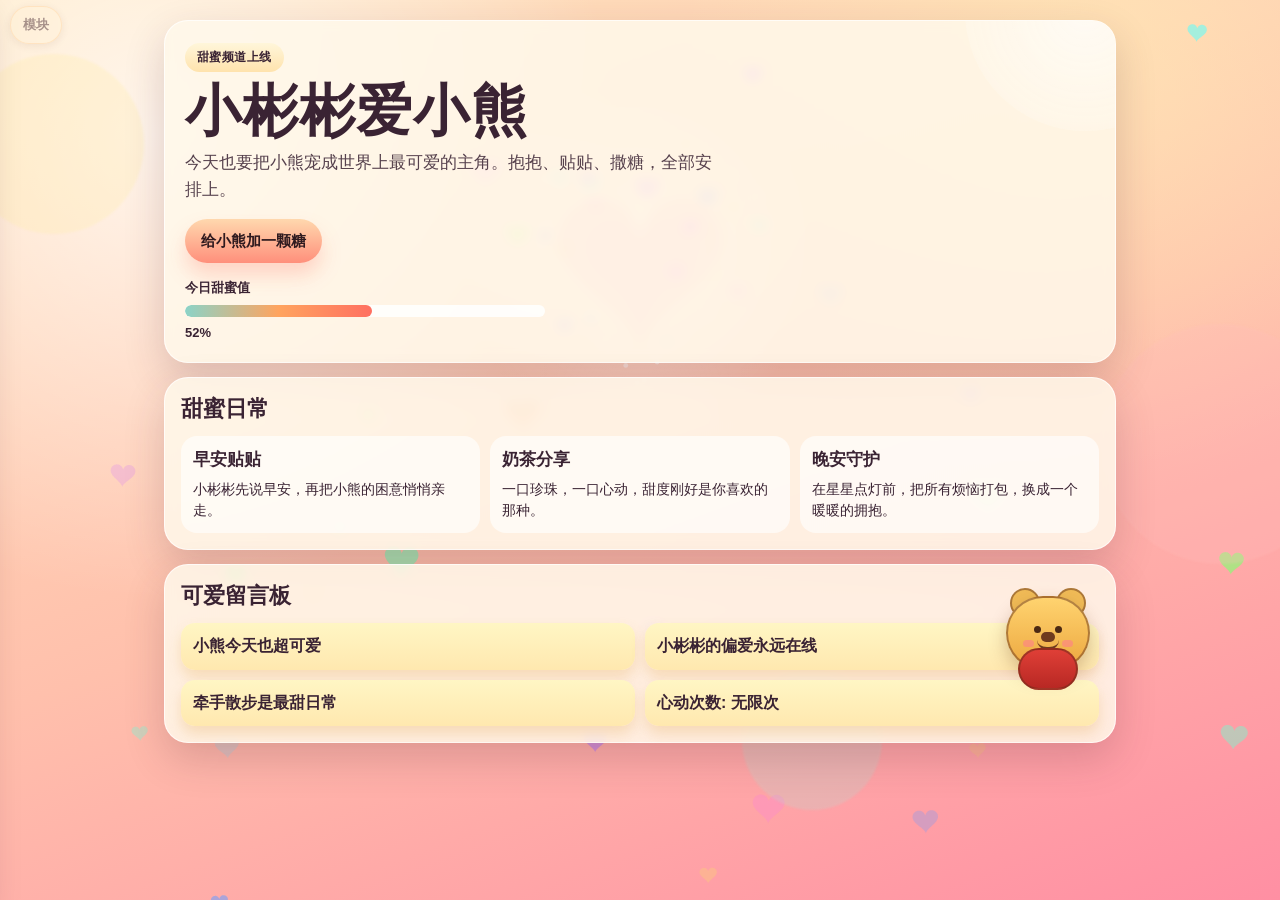
<file: index.html>
<!-- yubin@copyright.com -->
<!DOCTYPE html>
<html lang="zh-CN">

<head>
    <meta charset="UTF-8" />
    <meta name="viewport" content="width=device-width, initial-scale=1.0, viewport-fit=cover" />
    <title>小彬彬爱小熊</title>
    <link rel="stylesheet" href="styles/site-shell.css" />
    <link rel="stylesheet" href="styles/love-bear.css" />
</head>

<body>
    <canvas id="loveFx" class="love-fx-canvas" aria-hidden="true"></canvas>
    <div class="spark spark-a"></div>
    <div class="spark spark-b"></div>
    <div class="spark spark-c"></div>

    <button id="sideToggle" class="side-toggle" type="button" aria-controls="sideDrawer" aria-expanded="false">模块</button>
    <aside id="sideDrawer" class="side-drawer" aria-label="模块导航">
        <div class="drawer-head">
            <h2>功能模块</h2>
            <button id="sideClose" class="drawer-close" type="button" aria-label="关闭侧边栏">×</button>
        </div>
        <nav class="drawer-nav">
            <a class="drawer-link current" href="index.html">小熊主页</a>
            <a class="drawer-link" href="pages/castle-defense.html">守城砸怪</a>
            <a class="drawer-link" href="pages/jump-mobile.html">跳一跳</a>
            <a class="drawer-link" href="pages/minesweeper.html">扫雷小游戏</a>
            <a class="drawer-link" href="pages/spider-solitaire.html">蜘蛛纸牌</a>
            <a class="drawer-link" href="fangdai/fangdai.html">房贷计算</a>
        </nav>
    </aside>
    <div id="drawerBackdrop" class="drawer-backdrop" aria-hidden="true"></div>

    <main class="love-page">
        <header class="hero card" aria-label="小彬彬爱小熊主题区域">
            <p class="badge">甜蜜频道上线</p>
            <h1>小彬彬爱小熊</h1>
            <p class="hero-text">今天也要把小熊宠成世界上最可爱的主角。抱抱、贴贴、撒糖，全部安排上。</p>
            <div class="hero-actions">
                <button id="sweetButton" class="btn btn-primary" type="button">给小熊加一颗糖</button>
            </div>
            <div class="meter-wrap" aria-label="今日甜蜜值">
                <p class="meter-label">今日甜蜜值</p>
                <div class="meter-track">
                    <div id="sweetMeter" class="meter-fill"></div>
                </div>
                <p id="sweetValue" class="meter-value">52%</p>
            </div>
        </header>

        <section class="card story" aria-label="甜蜜日常">
            <h2>甜蜜日常</h2>
            <div class="story-grid">
                <article>
                    <h3>早安贴贴</h3>
                    <p>小彬彬先说早安，再把小熊的困意悄悄亲走。</p>
                </article>
                <article>
                    <h3>奶茶分享</h3>
                    <p>一口珍珠，一口心动，甜度刚好是你喜欢的那种。</p>
                </article>
                <article>
                    <h3>晚安守护</h3>
                    <p>在星星点灯前，把所有烦恼打包，换成一个暖暖的拥抱。</p>
                </article>
            </div>
        </section>

        <section class="card notes" aria-label="可爱留言板">
            <h2>可爱留言板</h2>
            <div class="note-wall">
                <p class="note">小熊今天也超可爱</p>
                <p class="note">小彬彬的偏爱永远在线</p>
                <p class="note">牵手散步是最甜日常</p>
                <p class="note">心动次数: 无限次</p>
            </div>
        </section>
    </main>

    <div id="heartLayer" class="heart-layer" aria-hidden="true"></div>
    <div id="loveTextLayer" class="love-text-layer" aria-hidden="true"></div>

    <div id="winnieBear" class="winnie-bear" role="button" tabindex="0" aria-label="可拖动小熊维尼">
        <div class="bear-ear ear-left"></div>
        <div class="bear-ear ear-right"></div>
        <div class="bear-head">
            <div class="bear-eye eye-left"></div>
            <div class="bear-eye eye-right"></div>
            <div class="bear-nose"></div>
            <div class="bear-mouth"></div>
            <div class="bear-blush blush-left"></div>
            <div class="bear-blush blush-right"></div>
        </div>
        <div class="bear-body"></div>
    </div>

    <script src="scripts/site-shell.js" defer></script>
    <script src="scripts/love-bear.js" defer></script>
</body>

</html>
</file>
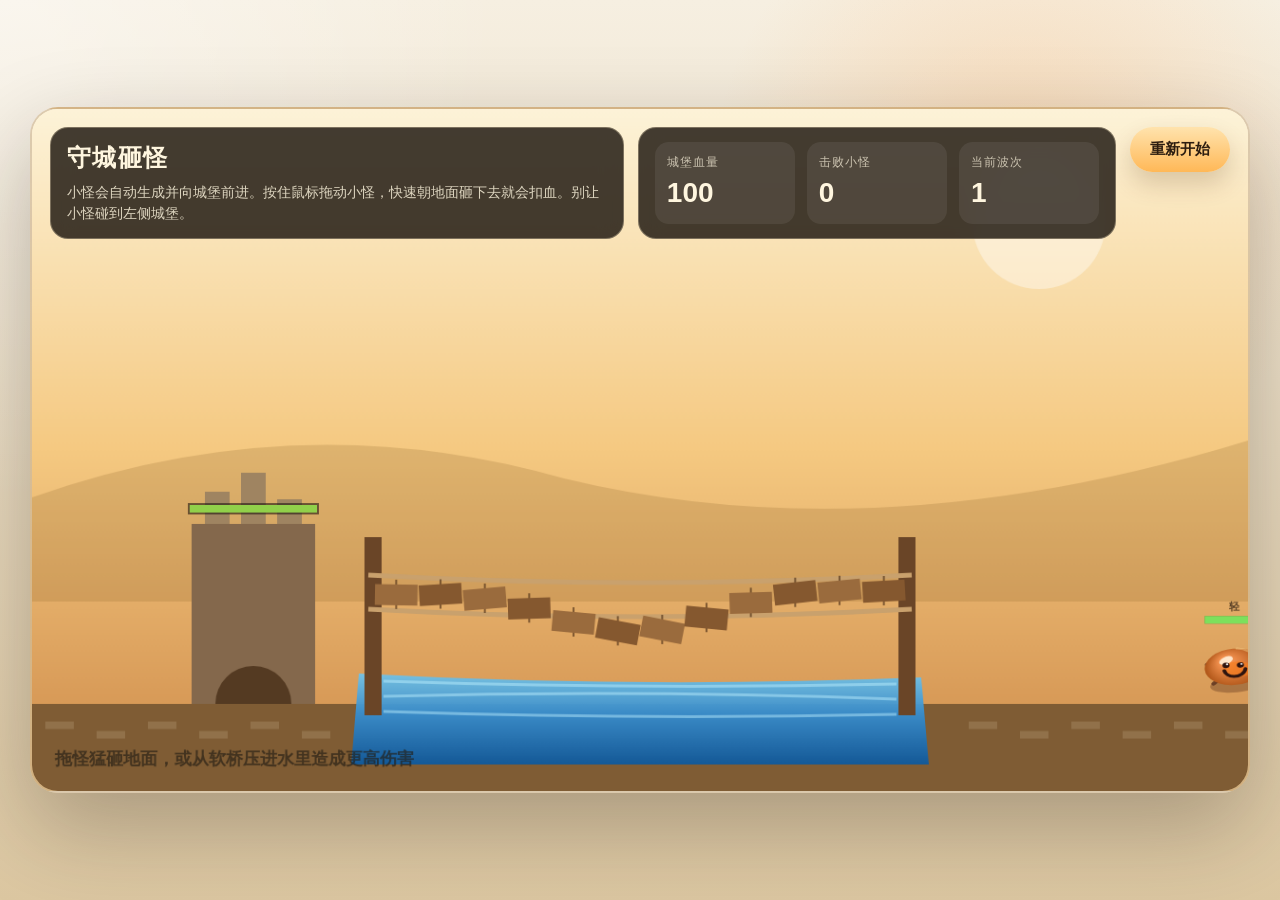
<file: index 1.html>
<!DOCTYPE html>
<html lang="zh-CN">

<head>
    <meta charset="UTF-8" />
    <meta name="viewport" content="width=device-width, initial-scale=1.0" />
    <title>守城砸怪</title>
    <style>
        :root {
            --bg-top: #f6efe1;
            --bg-bottom: #dcc7a1;
            --panel: rgba(37, 30, 22, 0.86);
            --panel-border: rgba(255, 237, 199, 0.3);
            --text: #fff6df;
            --accent: #ff8a3d;
            --danger: #eb4d3d;
            --good: #8ac926;
            --shadow: rgba(28, 17, 9, 0.28);
        }

        * {
            box-sizing: border-box;
        }

        body {
            margin: 0;
            min-height: 100vh;
            display: grid;
            place-items: center;
            overflow: hidden;
            font-family: "Trebuchet MS", "Microsoft YaHei", sans-serif;
            color: var(--text);
            background:
                radial-gradient(circle at top left, rgba(255, 255, 255, 0.45), transparent 32%),
                radial-gradient(circle at 80% 20%, rgba(255, 170, 91, 0.28), transparent 25%),
                linear-gradient(180deg, var(--bg-top), var(--bg-bottom));
        }

        .game-shell {
            position: relative;
            width: min(96vw, 1220px);
            aspect-ratio: 16 / 9;
            min-height: 600px;
            border-radius: 28px;
            overflow: hidden;
            box-shadow: 0 34px 90px var(--shadow);
            background:
                linear-gradient(180deg, rgba(255, 245, 223, 0.95), rgba(242, 209, 156, 0.86));
            border: 2px solid rgba(115, 77, 34, 0.25);
        }

        canvas {
            width: 100%;
            height: 100%;
            display: block;
            cursor: grab;
        }

        canvas.dragging {
            cursor: grabbing;
        }

        .hud {
            position: absolute;
            inset: 18px 18px auto 18px;
            display: grid;
            grid-template-columns: 1.2fr 1fr auto;
            gap: 14px;
            pointer-events: none;
        }

        .panel {
            background: var(--panel);
            border: 1px solid var(--panel-border);
            border-radius: 18px;
            padding: 14px 16px;
            backdrop-filter: blur(12px);
        }

        .title {
            margin: 0 0 8px;
            font-size: 24px;
            letter-spacing: 0.06em;
        }

        .tips {
            margin: 0;
            font-size: 14px;
            line-height: 1.5;
            color: rgba(255, 246, 223, 0.82);
        }

        .stats {
            display: grid;
            grid-template-columns: repeat(3, minmax(0, 1fr));
            gap: 12px;
        }

        .stat-card {
            background: rgba(255, 255, 255, 0.07);
            border-radius: 14px;
            padding: 10px 12px;
        }

        .stat-label {
            font-size: 12px;
            letter-spacing: 0.08em;
            text-transform: uppercase;
            color: rgba(255, 246, 223, 0.7);
        }

        .stat-value {
            display: block;
            margin-top: 6px;
            font-size: 28px;
            font-weight: 700;
        }

        .controls {
            display: flex;
            align-items: start;
            justify-content: end;
            pointer-events: auto;
        }

        button {
            border: 0;
            border-radius: 999px;
            padding: 13px 20px;
            font-size: 15px;
            font-weight: 700;
            color: #2d1d10;
            background: linear-gradient(180deg, #ffe3ad, #ffb857);
            box-shadow: 0 12px 24px rgba(89, 49, 14, 0.2);
            cursor: pointer;
        }

        .overlay {
            position: absolute;
            inset: 0;
            display: grid;
            place-items: center;
            padding: 24px;
            background: rgba(30, 20, 10, 0.38);
            opacity: 0;
            pointer-events: none;
            transition: opacity 220ms ease;
        }

        .overlay.visible {
            opacity: 1;
            pointer-events: auto;
        }

        .game-over-card {
            width: min(92vw, 440px);
            padding: 28px;
            text-align: center;
            border-radius: 24px;
            background: rgba(37, 30, 22, 0.92);
            border: 1px solid var(--panel-border);
            box-shadow: 0 30px 60px rgba(0, 0, 0, 0.25);
        }

        .game-over-card h2 {
            margin: 0 0 10px;
            font-size: 36px;
        }

        .game-over-card p {
            margin: 0 0 18px;
            color: rgba(255, 246, 223, 0.82);
        }

        @media (max-width: 860px) {
            .game-shell {
                width: 100vw;
                min-height: 100vh;
                border-radius: 0;
            }

            .hud {
                grid-template-columns: 1fr;
            }

            .stats {
                grid-template-columns: repeat(3, 1fr);
            }

            .controls {
                justify-content: start;
            }
        }
    </style>
</head>

<body>
    <div class="game-shell">
        <canvas id="gameCanvas" width="1280" height="720" aria-label="守城砸怪游戏画布"></canvas>

        <div class="hud">
            <section class="panel">
                <h1 class="title">守城砸怪</h1>
                <p class="tips">小怪会自动生成并向城堡前进。按住鼠标拖动小怪，快速朝地面砸下去就会扣血。别让小怪碰到左侧城堡。</p>
            </section>

            <section class="panel stats">
                <div class="stat-card">
                    <span class="stat-label">城堡血量</span>
                    <strong class="stat-value" id="castleHealth">100</strong>
                </div>
                <div class="stat-card">
                    <span class="stat-label">击败小怪</span>
                    <strong class="stat-value" id="killCount">0</strong>
                </div>
                <div class="stat-card">
                    <span class="stat-label">当前波次</span>
                    <strong class="stat-value" id="waveNumber">1</strong>
                </div>
            </section>

            <div class="controls">
                <button id="restartButton" type="button">重新开始</button>
            </div>
        </div>

        <div class="overlay" id="gameOverOverlay">
            <div class="game-over-card">
                <h2>城堡失守</h2>
                <p id="gameOverText">城堡血量归零，游戏结束。</p>
                <button id="restartOverlayButton" type="button">再来一局</button>
            </div>
        </div>
    </div>

    <script>
        const canvas = document.getElementById("gameCanvas");
        const ctx = canvas.getContext("2d");
        const castleHealthNode = document.getElementById("castleHealth");
        const killCountNode = document.getElementById("killCount");
        const waveNumberNode = document.getElementById("waveNumber");
        const gameOverOverlay = document.getElementById("gameOverOverlay");
        const gameOverText = document.getElementById("gameOverText");
        const restartButton = document.getElementById("restartButton");
        const restartOverlayButton = document.getElementById("restartOverlayButton");

        const world = {
            width: canvas.width,
            height: canvas.height,
            groundY: canvas.height - 92,
            castleX: 168,
            castleWidth: 130,
            castleHeight: 190,
            bridgeStartX: 360,
            bridgeEndX: 920,
            bridgeY: canvas.height - 210,
            waterTop: canvas.height - 126,
            waterBottom: canvas.height - 28
        };

        const state = {
            monsters: [],
            particles: [],
            draggingMonsterId: null,
            mouse: { x: 0, y: 0 },
            castleHealth: 100,
            kills: 0,
            wave: 1,
            spawnTimer: 0,
            spawnInterval: 1800,
            difficultyTimer: 0,
            lastTime: 0,
            gameOver: false,
            nextMonsterId: 1
        };

        const monsterArchetypes = [
            {
                key: "scout",
                name: "轻行怪",
                chance: 0.42,
                radiusRange: [24, 32],
                healthScale: 0.78,
                speedScale: 1.34,
                damageScale: 0.8,
                groundResist: 0.78,
                waterWeakness: 1.4,
                hueRange: [10, 36],
                bodyScaleY: 0.82,
                bridgeWeight: 0.65,
                bridgeBounce: 1.28,
                label: "轻"
            },
            {
                key: "brute",
                name: "重甲怪",
                chance: 0.33,
                radiusRange: [34, 46],
                healthScale: 1.52,
                speedScale: 0.82,
                damageScale: 1.45,
                groundResist: 1.4,
                waterWeakness: 0.86,
                hueRange: [2, 18],
                bodyScaleY: 0.97,
                bridgeWeight: 1.7,
                bridgeBounce: 0.8,
                label: "重"
            },
            {
                key: "spitter",
                name: "水惧怪",
                chance: 0.25,
                radiusRange: [26, 36],
                healthScale: 1,
                speedScale: 1.02,
                damageScale: 1,
                groundResist: 1,
                waterWeakness: 1.95,
                hueRange: [145, 182],
                bodyScaleY: 0.88,
                bridgeWeight: 1,
                bridgeBounce: 1.06,
                label: "惧水"
            }
        ];

        function pickMonsterArchetype() {
            const roll = Math.random();
            let cumulative = 0;
            for (const archetype of monsterArchetypes) {
                cumulative += archetype.chance;
                if (roll <= cumulative) {
                    return archetype;
                }
            }
            return monsterArchetypes[monsterArchetypes.length - 1];
        }

        function bridgeContainsX(x) {
            return x >= world.bridgeStartX && x <= world.bridgeEndX;
        }

        // 桥面动态形变缓存
        let bridgeSagArr = [];
        let bridgeSagVel = [];
        const BRIDGE_SEGMENTS = 32;
        function updateBridgeSag(deltaTime) {
            if (!bridgeSagArr.length) {
                bridgeSagArr = Array(BRIDGE_SEGMENTS + 1).fill(0);
                bridgeSagVel = Array(BRIDGE_SEGMENTS + 1).fill(0);
            }
            // 计算每段受力
            const forceArr = Array(BRIDGE_SEGMENTS + 1).fill(0);
            for (const monster of state.monsters) {
                if (!bridgeContainsX(monster.x)) continue;
                const seg = Math.round((monster.x - world.bridgeStartX) / (world.bridgeEndX - world.bridgeStartX) * BRIDGE_SEGMENTS);
                const idx = Math.max(0, Math.min(BRIDGE_SEGMENTS, seg));
                forceArr[idx] += (monster.bridgeWeight ?? 1) * (monster.dragging ? 1.3 : 1);
            }
            // 弹簧回弹+阻尼
            for (let i = 0; i <= BRIDGE_SEGMENTS; i++) {
                let target = Math.sin(i / BRIDGE_SEGMENTS * Math.PI) * 26 + forceArr[i] * 18;
                let acc = (target - bridgeSagArr[i]) * 12 - bridgeSagVel[i] * 7.2;
                bridgeSagVel[i] += acc * deltaTime;
                bridgeSagArr[i] += bridgeSagVel[i] * deltaTime;
            }
        }

        function getBridgeDeckY(x) {
            const ratio = (x - world.bridgeStartX) / (world.bridgeEndX - world.bridgeStartX);
            const clampedRatio = Math.max(0, Math.min(1, ratio));
            if (!bridgeSagArr.length) return world.bridgeY + Math.sin(clampedRatio * Math.PI) * 26;
            const idx = clampedRatio * BRIDGE_SEGMENTS;
            const i0 = Math.floor(idx), i1 = Math.min(BRIDGE_SEGMENTS, i0 + 1);
            const t = idx - i0;
            return world.bridgeY + bridgeSagArr[i0] * (1 - t) + bridgeSagArr[i1] * t;
        }

        function getPathY(x, phase = 0) {
            if (bridgeContainsX(x)) {
                return getBridgeDeckY(x) - 26 + Math.sin(phase) * 3;
            }

            if (x < world.bridgeStartX) {
                return world.groundY - 42 + Math.sin(phase) * 2;
            }

            return world.groundY - 38 + Math.sin(phase) * 2;
        }

        function isOverWater(x) {
            return x >= world.bridgeStartX + 26 && x <= world.bridgeEndX - 26;
        }

        function resetGame() {
            state.monsters = [];
            state.particles = [];
            state.draggingMonsterId = null;
            state.castleHealth = 100;
            state.kills = 0;
            state.wave = 1;
            state.spawnTimer = 0;
            state.spawnInterval = 1800;
            state.difficultyTimer = 0;
            state.lastTime = 0;
            state.gameOver = false;
            state.nextMonsterId = 1;
            canvas.classList.remove("dragging");
            gameOverOverlay.classList.remove("visible");
            updateHud();
        }

        function updateHud() {
            castleHealthNode.textContent = Math.max(0, Math.round(state.castleHealth));
            killCountNode.textContent = String(state.kills);
            waveNumberNode.textContent = String(state.wave);
        }

        function randomRange(min, max) {
            return Math.random() * (max - min) + min;
        }

        function createMonster() {
            const archetype = pickMonsterArchetype();
            const radius = randomRange(archetype.radiusRange[0], archetype.radiusRange[1]);
            const maxHealth = Math.round((randomRange(40, 90) + state.wave * 6) * archetype.healthScale);
            const speed = (randomRange(44, 72) + state.wave * 4.2) * archetype.speedScale;
            const hue = randomRange(archetype.hueRange[0], archetype.hueRange[1]);
            const spawnX = world.width + radius + randomRange(0, 120);
            const wobble = randomRange(0, Math.PI * 2);

            state.monsters.push({
                id: state.nextMonsterId++,
                x: spawnX,
                y: getPathY(spawnX, wobble),
                radius,
                maxHealth,
                health: maxHealth,
                speed,
                baseSpeed: speed,
                damage: Math.max(8, Math.round(radius * 0.45 * archetype.damageScale)),
                hue,
                wobble,
                tilt: randomRange(-0.12, 0.12),
                squish: 1,
                archetypeKey: archetype.key,
                archetypeName: archetype.name,
                bodyScaleY: archetype.bodyScaleY,
                groundResist: archetype.groundResist,
                waterWeakness: archetype.waterWeakness,
                bridgeWeight: archetype.bridgeWeight,
                bridgeBounce: archetype.bridgeBounce,
                markerLabel: archetype.label,
                dragging: false,
                dragHistory: [],
                lastImpactAt: -9999,
                lastWaterAt: -9999,
                // 专属行为
                chargeCooldown: 0,
                chargeTime: 0,
                isCharging: false,
                jumpBackCooldown: 0,
                jumpBackTime: 0,
                isJumpingBack: false,
                impactAnim: 0
            });
        }

        function spawnBurst(count) {
            for (let i = 0; i < count; i += 1) {
                createMonster();
            }
        }

        function getPointerPosition(event) {
            const rect = canvas.getBoundingClientRect();
            const scaleX = canvas.width / rect.width;
            const scaleY = canvas.height / rect.height;
            return {
                x: (event.clientX - rect.left) * scaleX,
                y: (event.clientY - rect.top) * scaleY
            };
        }

        function pickMonster(x, y) {
            for (let i = state.monsters.length - 1; i >= 0; i -= 1) {
                const monster = state.monsters[i];
                const dx = x - monster.x;
                const dy = y - monster.y;
                if (Math.hypot(dx, dy) <= monster.radius) {
                    return monster;
                }
            }
            return null;
        }

        function beginDrag(event) {
            if (state.gameOver) {
                return;
            }

            const pointer = getPointerPosition(event);
            state.mouse = pointer;
            const monster = pickMonster(pointer.x, pointer.y);

            if (!monster) {
                return;
            }

            monster.dragging = true;
            monster.dragHistory = [{ x: pointer.x, y: pointer.y, time: performance.now() }];
            state.draggingMonsterId = monster.id;
            canvas.classList.add("dragging");
        }

        function endDrag() {
            if (state.draggingMonsterId === null) {
                return;
            }

            const monster = state.monsters.find((item) => item.id === state.draggingMonsterId);
            if (monster) {
                monster.dragging = false;
                monster.dragHistory = [];
            }

            state.draggingMonsterId = null;
            canvas.classList.remove("dragging");
        }

        function addParticles(x, y, color, amount) {
            for (let i = 0; i < amount; i += 1) {
                state.particles.push({
                    x,
                    y,
                    vx: randomRange(-160, 160),
                    vy: randomRange(-220, -50),
                    life: randomRange(0.35, 0.7),
                    age: 0,
                    color
                });
            }
        }

        function applyGroundImpact(monster, impactSpeed) {
            const now = performance.now();
            if (now - monster.lastImpactAt < 180) {
                return;
            }

            const damage = Math.max(6, Math.round(((impactSpeed - 320) / 14) / (monster.groundResist ?? 1)));
            if (damage <= 0) {
                return;
            }

            monster.lastImpactAt = now;
            monster.health -= damage;
            // 独立受击特效
            if (monster.archetypeKey === "brute") {
                addParticles(monster.x, world.groundY - 4, "rgba(90, 58, 26, 0.85)", 18);
                addParticles(monster.x, monster.y, `hsla(${monster.hue}, 60%, 38%, 0.95)`, 18);
                addParticles(monster.x, monster.y, "rgba(255, 220, 120, 0.45)", 8);
            } else if (monster.archetypeKey === "scout") {
                addParticles(monster.x, world.groundY - 4, "rgba(90, 58, 26, 0.55)", 8);
                addParticles(monster.x, monster.y, `hsla(${monster.hue}, 80%, 68%, 0.85)`, 14);
                addParticles(monster.x, monster.y, "rgba(255,255,255,0.7)", 6);
            } else if (monster.archetypeKey === "spitter") {
                addParticles(monster.x, world.groundY - 4, "rgba(90, 58, 26, 0.65)", 10);
                addParticles(monster.x, monster.y, `hsla(${monster.hue}, 90%, 80%, 0.85)`, 12);
                addParticles(monster.x, monster.y, "rgba(118,245,233,0.55)", 8);
            } else {
                addParticles(monster.x, world.groundY - 4, "rgba(90, 58, 26, 0.65)", 12);
                addParticles(monster.x, monster.y, `hsla(${monster.hue}, 80%, 58%, 0.85)`, 10);
            }

            if (monster.health <= 0) {
                state.kills += 1;
                if (monster.archetypeKey === "brute") {
                    addParticles(monster.x, monster.y, `hsla(${monster.hue}, 95%, 32%, 0.98)`, 32);
                    addParticles(monster.x, monster.y, "rgba(255, 220, 120, 0.55)", 18);
                } else if (monster.archetypeKey === "scout") {
                    addParticles(monster.x, monster.y, `hsla(${monster.hue}, 95%, 82%, 0.95)`, 18);
                    addParticles(monster.x, monster.y, "rgba(255,255,255,0.92)", 12);
                } else if (monster.archetypeKey === "spitter") {
                    addParticles(monster.x, monster.y, `hsla(${monster.hue}, 95%, 82%, 0.95)`, 12);
                    addParticles(monster.x, monster.y, "rgba(118,245,233,0.85)", 18);
                } else {
                    addParticles(monster.x, monster.y, `hsla(${monster.hue}, 95%, 62%, 0.95)`, 22);
                }
                state.monsters = state.monsters.filter((item) => item.id !== monster.id);
                if (state.draggingMonsterId === monster.id) {
                    state.draggingMonsterId = null;
                    canvas.classList.remove("dragging");
                }
            } else {
                monster.y = world.groundY - monster.radius;
            }

            updateHud();
        }

        function applyWaterImpact(monster, impactSpeed) {
            const now = performance.now();
            if (now - monster.lastWaterAt < 240) {
                return;
            }

            const damage = Math.max(16, Math.round(((impactSpeed - 220) / 8) * (monster.waterWeakness ?? 1)));
            monster.lastWaterAt = now;
            monster.health -= damage;
            monster.squish = 0.74;
            // 独立落水特效
            if (monster.archetypeKey === "brute") {
                addParticles(monster.x, world.waterTop + 10, "rgba(132, 216, 255, 0.9)", 18);
                addParticles(monster.x, world.waterTop + 6, "rgba(255, 255, 255, 0.85)", 10);
                addParticles(monster.x, monster.y, `hsla(${monster.hue}, 60%, 38%, 0.85)`, 18);
                addParticles(monster.x, monster.y, "rgba(255, 220, 120, 0.45)", 8);
            } else if (monster.archetypeKey === "scout") {
                addParticles(monster.x, world.waterTop + 10, "rgba(132, 216, 255, 0.7)", 10);
                addParticles(monster.x, world.waterTop + 6, "rgba(255, 255, 255, 0.85)", 8);
                addParticles(monster.x, monster.y, `hsla(${monster.hue}, 80%, 68%, 0.85)`, 10);
                addParticles(monster.x, monster.y, "rgba(255,255,255,0.7)", 6);
            } else if (monster.archetypeKey === "spitter") {
                addParticles(monster.x, world.waterTop + 10, "rgba(118,245,233,0.95)", 22);
                addParticles(monster.x, world.waterTop + 6, "rgba(255, 255, 255, 0.85)", 10);
                addParticles(monster.x, monster.y, `hsla(${monster.hue}, 90%, 80%, 0.85)`, 12);
            } else {
                addParticles(monster.x, world.waterTop + 10, "rgba(132, 216, 255, 0.9)", 26);
                addParticles(monster.x, world.waterTop + 6, "rgba(255, 255, 255, 0.85)", 16);
                addParticles(monster.x, monster.y, `hsla(${monster.hue}, 90%, 60%, 0.8)`, 14);
            }

            if (monster.health <= 0) {
                state.kills += 1;
                if (monster.archetypeKey === "brute") {
                    addParticles(monster.x, world.waterTop + 8, "rgba(173, 238, 255, 0.95)", 24);
                    addParticles(monster.x, monster.y, `hsla(${monster.hue}, 95%, 32%, 0.98)`, 18);
                } else if (monster.archetypeKey === "scout") {
                    addParticles(monster.x, world.waterTop + 8, "rgba(173, 238, 255, 0.75)", 12);
                    addParticles(monster.x, monster.y, `hsla(${monster.hue}, 95%, 82%, 0.95)`, 10);
                } else if (monster.archetypeKey === "spitter") {
                    addParticles(monster.x, world.waterTop + 8, "rgba(118,245,233,0.95)", 28);
                    addParticles(monster.x, monster.y, `hsla(${monster.hue}, 95%, 82%, 0.95)`, 10);
                } else {
                    addParticles(monster.x, world.waterTop + 8, "rgba(173, 238, 255, 0.95)", 34);
                }
                state.monsters = state.monsters.filter((item) => item.id !== monster.id);
                if (state.draggingMonsterId === monster.id) {
                    state.draggingMonsterId = null;
                    canvas.classList.remove("dragging");
                }
            } else {
                monster.y = world.waterTop + monster.radius * 0.55;
            }

            updateHud();
        }

        function updateDragging(monster, now) {
            monster.x = Math.max(world.castleX + world.castleWidth + 10, Math.min(world.width - monster.radius, state.mouse.x));
            monster.y = Math.max(monster.radius + 30, Math.min(world.waterBottom + monster.radius * 0.7, state.mouse.y));
            monster.dragHistory.push({ x: monster.x, y: monster.y, time: now });

            if (monster.dragHistory.length > 5) {
                monster.dragHistory.shift();
            }

            monster.tilt = Math.max(-0.35, Math.min(0.35, (state.mouse.x - monster.x) / (monster.radius * 3)));
            monster.squish += (0.92 - monster.squish) * 0.16;

            if (bridgeContainsX(monster.x)) {
                const deckY = getBridgeDeckY(monster.x) - 12;
                monster.y = Math.min(monster.y, deckY + monster.radius * 1.45);
            }

            if (monster.y + monster.radius >= world.groundY) {
                const oldest = monster.dragHistory[0];
                const latest = monster.dragHistory[monster.dragHistory.length - 1];
                const deltaTime = Math.max(16, latest.time - oldest.time);
                const verticalSpeed = ((latest.y - oldest.y) / deltaTime) * 1000;
                if (verticalSpeed > 320) {
                    applyGroundImpact(monster, verticalSpeed);
                }
            }

            if (isOverWater(monster.x) && monster.y + monster.radius * 0.3 >= world.waterTop) {
                const oldest = monster.dragHistory[0];
                const latest = monster.dragHistory[monster.dragHistory.length - 1];
                const deltaTime = Math.max(16, latest.time - oldest.time);
                const verticalSpeed = ((latest.y - oldest.y) / deltaTime) * 1000;
                if (verticalSpeed > 220) {
                    applyWaterImpact(monster, verticalSpeed);
                }
            }
        }

        function hitCastle(monster) {
            state.castleHealth -= monster.damage;
            addParticles(world.castleX + world.castleWidth - 10, world.groundY - 90, "rgba(255, 205, 125, 0.85)", 20);
            state.monsters = state.monsters.filter((item) => item.id !== monster.id);

            if (state.draggingMonsterId === monster.id) {
                state.draggingMonsterId = null;
                canvas.classList.remove("dragging");
            }

            if (state.castleHealth <= 0) {
                state.castleHealth = 0;
                state.gameOver = true;
                gameOverText.textContent = `你挡住了 ${state.kills} 只小怪，但城堡已经被攻破。`;
                gameOverOverlay.classList.add("visible");
            }

            updateHud();
        }

        function updateMonsters(deltaTime, now) {
            updateBridgeSag(deltaTime);
            for (const monster of [...state.monsters]) {
                if (monster.dragging) {
                    updateDragging(monster, now);
                    continue;
                }

                // 怪物专属行为
                if (monster.archetypeKey === "scout") {
                    // 轻行怪偶尔冲刺
                    if (!monster.isCharging && monster.chargeCooldown <= 0 && Math.random() < 0.008) {
                        monster.isCharging = true;
                        monster.chargeTime = 0.38 + Math.random() * 0.22;
                        monster.chargeCooldown = 2.2 + Math.random() * 2.2;
                    }
                    if (monster.isCharging) {
                        monster.speed = monster.baseSpeed * 2.2;
                        monster.chargeTime -= deltaTime;
                        monster.squish = 0.7;
                        if (monster.chargeTime <= 0) {
                            monster.isCharging = false;
                            monster.speed = monster.baseSpeed;
                        }
                    } else {
                        monster.chargeCooldown -= deltaTime;
                        monster.speed = monster.baseSpeed;
                    }
                }

                if (monster.archetypeKey === "spitter") {
                    // 水惧怪偶尔后跳
                    if (!monster.isJumpingBack && monster.jumpBackCooldown <= 0 && Math.random() < 0.006 && !isOverWater(monster.x)) {
                        monster.isJumpingBack = true;
                        monster.jumpBackTime = 0.22 + Math.random() * 0.18;
                        monster.jumpBackCooldown = 2.5 + Math.random() * 2.5;
                        monster.impactAnim = 1.2;
                    }
                    if (monster.isJumpingBack) {
                        monster.x += monster.baseSpeed * 2.1 * deltaTime;
                        monster.jumpBackTime -= deltaTime;
                        monster.squish = 1.18;
                        if (monster.jumpBackTime <= 0) {
                            monster.isJumpingBack = false;
                        }
                    } else {
                        monster.jumpBackCooldown -= deltaTime;
                    }
                }

                monster.wobble += deltaTime * 7.2;
                // 重甲怪撞城时高伤动画
                if (monster.archetypeKey === "brute" && monster.x - monster.radius <= world.castleX + world.castleWidth + 12) {
                    monster.impactAnim = 1.5;
                }
                // 普通移动
                if (!monster.isJumpingBack) {
                    monster.x -= monster.speed * deltaTime;
                }
                const targetY = getPathY(monster.x, monster.wobble);
                monster.y += (targetY - monster.y) * Math.min(1, deltaTime * 9);
                monster.tilt += (Math.sin(monster.wobble * 0.5) * 0.12 - monster.tilt) * Math.min(1, deltaTime * 6);
                const bounceStrength = monster.bridgeBounce ?? 1;
                monster.squish += (1 + Math.sin(monster.wobble * 2) * 0.04 * bounceStrength - monster.squish) * Math.min(1, deltaTime * 8);
                monster.y = Math.max(monster.radius + 40, Math.min(world.waterBottom - monster.radius * 0.25, monster.y));
                if (monster.impactAnim > 0) {
                    monster.impactAnim -= deltaTime * 2.2;
                }

                if (monster.x - monster.radius <= world.castleX + world.castleWidth) {
                    // 重甲怪撞城高伤
                    if (monster.archetypeKey === "brute") {
                        state.castleHealth -= monster.damage * 1.7;
                    } else {
                        hitCastle(monster);
                    }
                    // 直接移除重甲怪
                    if (monster.archetypeKey === "brute") {
                        state.monsters = state.monsters.filter((item) => item.id !== monster.id);
                    }
                }
            }
        }

        function updateParticles(deltaTime) {
            state.particles = state.particles.filter((particle) => {
                particle.age += deltaTime;
                particle.x += particle.vx * deltaTime;
                particle.y += particle.vy * deltaTime;
                particle.vy += 420 * deltaTime;
                return particle.age < particle.life;
            });
        }

        function updateSpawning(deltaTime) {
            state.spawnTimer += deltaTime * 1000;
            state.difficultyTimer += deltaTime * 1000;

            if (state.spawnTimer >= state.spawnInterval) {
                state.spawnTimer = 0;
                const extra = Math.random() > 0.68 ? 1 : 0;
                spawnBurst(1 + extra);
            }

            if (state.difficultyTimer >= 12000) {
                state.difficultyTimer = 0;
                state.wave += 1;
                state.spawnInterval = Math.max(650, state.spawnInterval - 110);
                spawnBurst(Math.min(2 + Math.floor(state.wave / 3), 4));
                updateHud();
            }
        }

        function drawBackground() {
            const sky = ctx.createLinearGradient(0, 0, 0, world.height);
            sky.addColorStop(0, "#fdf3d8");
            sky.addColorStop(0.5, "#f5c981");
            sky.addColorStop(1, "#ce8a49");
            ctx.fillStyle = sky;
            ctx.fillRect(0, 0, world.width, world.height);

            ctx.fillStyle = "rgba(255,255,255,0.38)";
            ctx.beginPath();
            ctx.arc(1060, 120, 70, 0, Math.PI * 2);
            ctx.fill();

            ctx.fillStyle = "rgba(132, 89, 37, 0.20)";
            ctx.beginPath();
            ctx.moveTo(0, 410);
            ctx.quadraticCurveTo(280, 310, 560, 390);
            ctx.quadraticCurveTo(890, 470, 1280, 350);
            ctx.lineTo(1280, 520);
            ctx.lineTo(0, 520);
            ctx.closePath();
            ctx.fill();

            ctx.fillStyle = "#7f5c34";
            ctx.fillRect(0, world.groundY, world.width, world.height - world.groundY);

            const water = ctx.createLinearGradient(0, world.waterTop, 0, world.waterBottom);
            water.addColorStop(0, "rgba(116, 197, 233, 0.95)");
            water.addColorStop(0.45, "rgba(56, 141, 205, 0.96)");
            water.addColorStop(1, "rgba(18, 89, 153, 0.98)");
            ctx.fillStyle = water;
            ctx.beginPath();
            ctx.moveTo(world.bridgeStartX - 16, world.waterTop + 2);
            ctx.quadraticCurveTo((world.bridgeStartX + world.bridgeEndX) / 2, world.waterTop + 18, world.bridgeEndX + 16, world.waterTop + 6);
            ctx.lineTo(world.bridgeEndX + 24, world.waterBottom);
            ctx.lineTo(world.bridgeStartX - 24, world.waterBottom);
            ctx.closePath();
            ctx.fill();

            ctx.strokeStyle = "rgba(194, 242, 255, 0.45)";
            ctx.lineWidth = 3;
            for (let i = 0; i < 3; i += 1) {
                const y = world.waterTop + 10 + i * 16;
                ctx.beginPath();
                ctx.moveTo(world.bridgeStartX + 10, y);
                ctx.quadraticCurveTo((world.bridgeStartX + world.bridgeEndX) / 2, y + (i % 2 === 0 ? 9 : -7), world.bridgeEndX - 10, y + 3);
                ctx.stroke();
            }

            const postTopY = world.bridgeY - 58;
            const postBottomY = world.groundY + 12;
            ctx.fillStyle = "#6a4527";
            ctx.fillRect(world.bridgeStartX - 10, postTopY, 18, postBottomY - postTopY);
            ctx.fillRect(world.bridgeEndX - 8, postTopY, 18, postBottomY - postTopY);

            const plankCount = 12;
            const plankWidth = (world.bridgeEndX - world.bridgeStartX) / plankCount;
            ctx.strokeStyle = "#c9a16d";
            ctx.lineWidth = 5;
            ctx.beginPath();
            ctx.moveTo(world.bridgeStartX - 6, getBridgeDeckY(world.bridgeStartX) - 18);
            ctx.quadraticCurveTo((world.bridgeStartX + world.bridgeEndX) / 2, world.bridgeY - 2, world.bridgeEndX + 6, getBridgeDeckY(world.bridgeEndX) - 18);
            ctx.stroke();
            ctx.beginPath();
            ctx.moveTo(world.bridgeStartX - 6, getBridgeDeckY(world.bridgeStartX) + 18);
            ctx.quadraticCurveTo((world.bridgeStartX + world.bridgeEndX) / 2, world.bridgeY + 34, world.bridgeEndX + 6, getBridgeDeckY(world.bridgeEndX) + 18);
            ctx.stroke();

            for (let i = 0; i < plankCount; i += 1) {
                const plankX = world.bridgeStartX + i * plankWidth;
                const centerX = plankX + plankWidth / 2;
                const deckY = getBridgeDeckY(centerX);
                // 木板晃动动画
                const shake = Math.sin(Date.now() / 120 + i * 0.7) * 2.2 * (bridgeSagVel && bridgeSagVel.length ? Math.abs(bridgeSagVel[Math.round(i / plankCount * BRIDGE_SEGMENTS)]) : 1);
                ctx.strokeStyle = "rgba(87, 56, 29, 0.7)";
                ctx.lineWidth = 2;
                ctx.beginPath();
                ctx.moveTo(centerX, deckY - 16 + shake);
                ctx.lineTo(centerX, deckY + 15 + shake);
                ctx.stroke();

                ctx.fillStyle = i % 2 === 0 ? "#9a6b3d" : "#85582f";
                ctx.save();
                ctx.translate(centerX, deckY + shake);
                ctx.rotate(Math.sin(i * 0.7 + Date.now() / 800) * 0.03 + shake * 0.01);
                ctx.fillRect(-plankWidth * 0.48, -11, plankWidth * 0.96, 22);
                ctx.restore();
            }

            ctx.fillStyle = "rgba(255, 241, 201, 0.14)";
            for (let x = -40; x < world.width + 50; x += 54) {
                if (x > world.bridgeStartX - 50 && x < world.bridgeEndX + 20) {
                    continue;
                }
                ctx.fillRect(x, world.groundY + 16 + ((x / 54) % 2) * 10, 30, 8);
            }
        }

        function drawCastle() {
            const baseY = world.groundY - world.castleHeight;
            ctx.fillStyle = "#84684c";
            ctx.fillRect(world.castleX, baseY, world.castleWidth, world.castleHeight);

            ctx.fillStyle = "#9f8461";
            ctx.fillRect(world.castleX + 14, baseY - 34, 26, 34);
            ctx.fillRect(world.castleX + 52, baseY - 54, 26, 54);
            ctx.fillRect(world.castleX + 90, baseY - 26, 26, 26);

            ctx.fillStyle = "#543a22";
            ctx.beginPath();
            ctx.arc(world.castleX + world.castleWidth / 2, world.groundY, 40, Math.PI, 0);
            ctx.fill();

            const healthRatio = state.castleHealth / 100;
            ctx.fillStyle = "rgba(33, 23, 15, 0.6)";
            ctx.fillRect(world.castleX - 4, baseY - 22, world.castleWidth + 8, 12);
            ctx.fillStyle = healthRatio > 0.4 ? "#91d04a" : healthRatio > 0.18 ? "#ffbe3b" : "#ef5a43";
            ctx.fillRect(world.castleX - 2, baseY - 20, (world.castleWidth + 4) * healthRatio, 8);
        }

        function drawMonster(monster) {
            const healthRatio = Math.max(0, monster.health / monster.maxHealth);
            const shineColor = `hsla(${monster.hue + 10}, 100%, 92%, 0.92)`;
            const shadowColor = `hsla(${monster.hue - 8}, 55%, 20%, 0.34)`;
            const limbSwing = Math.sin(monster.wobble * 1.6) * monster.radius * 0.22;

            ctx.save();
            ctx.translate(monster.x, monster.y + (monster.impactAnim > 0 ? Math.sin(monster.impactAnim * 8) * 8 * monster.impactAnim : 0));
            ctx.rotate(monster.tilt + (monster.impactAnim > 0 ? Math.sin(monster.impactAnim * 8) * 0.18 * monster.impactAnim : 0));
            ctx.scale(monster.dragging ? 1.08 : 1, monster.squish * (monster.impactAnim > 0 ? 1.1 - monster.impactAnim * 0.2 : 1));

            ctx.fillStyle = shadowColor;
            ctx.beginPath();
            ctx.ellipse(0, monster.radius * 0.8, monster.radius * 0.88, monster.radius * 0.36, 0, 0, Math.PI * 2);
            ctx.fill();

            ctx.strokeStyle = `hsla(${monster.hue - 5}, 50%, 24%, 0.8)`;
            ctx.lineWidth = 5;
            ctx.lineCap = "round";
            ctx.beginPath();
            ctx.moveTo(-monster.radius * 0.45, monster.radius * 0.38);
            ctx.lineTo(-monster.radius * 0.75, monster.radius * 0.72 + limbSwing * 0.25);
            ctx.moveTo(monster.radius * 0.32, monster.radius * 0.34);
            ctx.lineTo(monster.radius * 0.66, monster.radius * 0.7 - limbSwing * 0.2);
            ctx.moveTo(-monster.radius * 0.58, -monster.radius * 0.08);
            ctx.lineTo(-monster.radius * 0.9, -monster.radius * 0.26 - limbSwing * 0.18);
            ctx.moveTo(monster.radius * 0.5, -monster.radius * 0.12);
            ctx.lineTo(monster.radius * 0.86, -monster.radius * 0.3 + limbSwing * 0.16);
            ctx.stroke();

            const body = ctx.createRadialGradient(-monster.radius * 0.3, -monster.radius * 0.3, 4, 0, 0, monster.radius);
            body.addColorStop(0, `hsl(${monster.hue}, 95%, 66%)`);
            body.addColorStop(1, `hsl(${monster.hue}, 78%, 38%)`);
            ctx.fillStyle = body;
            ctx.beginPath();
            ctx.ellipse(0, 0, monster.radius, monster.radius * monster.bodyScaleY, 0, 0, Math.PI * 2);
            ctx.fill();

            ctx.fillStyle = `hsla(${monster.hue + 2}, 92%, 54%, 0.68)`;
            ctx.beginPath();
            ctx.ellipse(monster.radius * 0.12, monster.radius * 0.12, monster.radius * 0.52, monster.radius * 0.34, 0.2, 0, Math.PI * 2);
            ctx.fill();

            ctx.fillStyle = shineColor;
            ctx.beginPath();
            ctx.ellipse(-monster.radius * 0.26, -monster.radius * 0.32, monster.radius * 0.25, monster.radius * 0.16, -0.5, 0, Math.PI * 2);
            ctx.fill();

            ctx.fillStyle = "#2e140f";
            ctx.beginPath();
            ctx.arc(-monster.radius * 0.28, -monster.radius * 0.1, monster.radius * 0.12, 0, Math.PI * 2);
            ctx.arc(monster.radius * 0.2, -monster.radius * 0.05, monster.radius * 0.12, 0, Math.PI * 2);
            ctx.fill();

            ctx.fillStyle = "rgba(255,255,255,0.92)";
            ctx.beginPath();
            ctx.arc(-monster.radius * 0.24, -monster.radius * 0.14, monster.radius * 0.04, 0, Math.PI * 2);
            ctx.arc(monster.radius * 0.24, -monster.radius * 0.09, monster.radius * 0.04, 0, Math.PI * 2);
            ctx.fill();

            ctx.strokeStyle = "#2e140f";
            ctx.lineWidth = 4;
            ctx.beginPath();
            ctx.arc(0, monster.radius * 0.08, monster.radius * 0.36, 0.15, Math.PI - 0.15);
            ctx.stroke();

            ctx.strokeStyle = `hsla(${monster.hue + 18}, 100%, 80%, 0.42)`;
            ctx.lineWidth = 3;
            ctx.beginPath();
            ctx.arc(0, 0, monster.radius * 0.82, -1.4, -0.2);
            ctx.stroke();

            if (monster.archetypeKey === "brute") {
                ctx.fillStyle = "rgba(88, 51, 25, 0.55)";
                ctx.beginPath();
                ctx.arc(0, -monster.radius * 0.72, monster.radius * 0.34, 0, Math.PI * 2);
                ctx.fill();
                ctx.strokeStyle = "rgba(255, 226, 194, 0.65)";
                ctx.lineWidth = 3;
                ctx.beginPath();
                ctx.moveTo(-monster.radius * 0.18, -monster.radius * 0.88);
                ctx.lineTo(-monster.radius * 0.46, -monster.radius * 1.2);
                ctx.moveTo(monster.radius * 0.18, -monster.radius * 0.88);
                ctx.lineTo(monster.radius * 0.46, -monster.radius * 1.2);
                ctx.stroke();
            }

            if (monster.archetypeKey === "scout") {
                ctx.strokeStyle = "rgba(255,255,255,0.38)";
                ctx.lineWidth = 2;
                ctx.beginPath();
                ctx.arc(0, 0, monster.radius * 1.08, -0.8, 0.65);
                ctx.stroke();
            }

            if (monster.archetypeKey === "spitter") {
                ctx.fillStyle = "rgba(118, 245, 233, 0.75)";
                ctx.beginPath();
                ctx.ellipse(0, monster.radius * 0.22, monster.radius * 0.22, monster.radius * 0.12, 0, 0, Math.PI * 2);
                ctx.fill();
            }

            ctx.restore();

            ctx.fillStyle = "rgba(45, 25, 12, 0.55)";
            ctx.fillRect(monster.x - monster.radius, monster.y - monster.radius - 22, monster.radius * 2, 8);
            ctx.fillStyle = healthRatio > 0.45 ? "#7ce05c" : healthRatio > 0.2 ? "#ffbb45" : "#f25747";
            ctx.fillRect(monster.x - monster.radius, monster.y - monster.radius - 22, monster.radius * 2 * healthRatio, 8);

            ctx.fillStyle = "rgba(42, 27, 15, 0.74)";
            ctx.font = "bold 11px Trebuchet MS";
            ctx.textAlign = "center";
            ctx.fillText(monster.markerLabel, monster.x, monster.y - monster.radius - 28);
            ctx.textAlign = "start";
        }

        function drawParticles() {
            for (const particle of state.particles) {
                const alpha = 1 - particle.age / particle.life;
                ctx.fillStyle = particle.color.replace(/\)$|\)$/g, "").includes("hsla")
                    ? particle.color.replace(/,\s*[^,)]*\)$/, `, ${alpha})`)
                    : particle.color.replace(/rgba\(([^)]+),\s*[^,]+\)/, `rgba($1, ${alpha})`);
                ctx.beginPath();
                ctx.arc(particle.x, particle.y, 3 + alpha * 4, 0, Math.PI * 2);
                ctx.fill();
            }
        }

        function drawAimHint() {
            if (state.draggingMonsterId === null) {
                return;
            }

            ctx.strokeStyle = "rgba(255, 255, 255, 0.38)";
            ctx.lineWidth = 2;
            ctx.setLineDash([10, 8]);
            ctx.beginPath();
            ctx.moveTo(state.mouse.x, state.mouse.y);
            ctx.lineTo(state.mouse.x, world.groundY);
            ctx.stroke();
            ctx.setLineDash([]);
        }

        function drawFrame() {
            drawBackground();
            drawCastle();

            for (const monster of state.monsters) {
                drawMonster(monster);
            }

            drawParticles();
            drawAimHint();

            if (!state.gameOver) {
                ctx.fillStyle = "rgba(37, 30, 22, 0.66)";
                ctx.font = "bold 18px Trebuchet MS";
                ctx.fillText("拖怪猛砸地面，或从软桥压进水里造成更高伤害", 24, world.height - 28);
            }
        }

        function gameLoop(timestamp) {
            if (!state.lastTime) {
                state.lastTime = timestamp;
            }

            const deltaTime = Math.min(0.032, (timestamp - state.lastTime) / 1000);
            state.lastTime = timestamp;

            if (!state.gameOver) {
                updateSpawning(deltaTime);
                updateMonsters(deltaTime, timestamp);
                updateParticles(deltaTime);
            } else {
                updateParticles(deltaTime);
            }

            drawFrame();
            requestAnimationFrame(gameLoop);
        }

        canvas.addEventListener("mousedown", beginDrag);
        canvas.addEventListener("mousemove", (event) => {
            state.mouse = getPointerPosition(event);
        });
        canvas.addEventListener("mouseup", endDrag);
        canvas.addEventListener("mouseleave", endDrag);

        canvas.addEventListener("touchstart", (event) => {
            event.preventDefault();
            beginDrag(event.touches[0]);
        }, { passive: false });

        canvas.addEventListener("touchmove", (event) => {
            event.preventDefault();
            state.mouse = getPointerPosition(event.touches[0]);
        }, { passive: false });

        canvas.addEventListener("touchend", endDrag);

        restartButton.addEventListener("click", resetGame);
        restartOverlayButton.addEventListener("click", resetGame);

        resetGame();
        spawnBurst(3);
        requestAnimationFrame(gameLoop);
    </script>
</body>

</html>
</file>
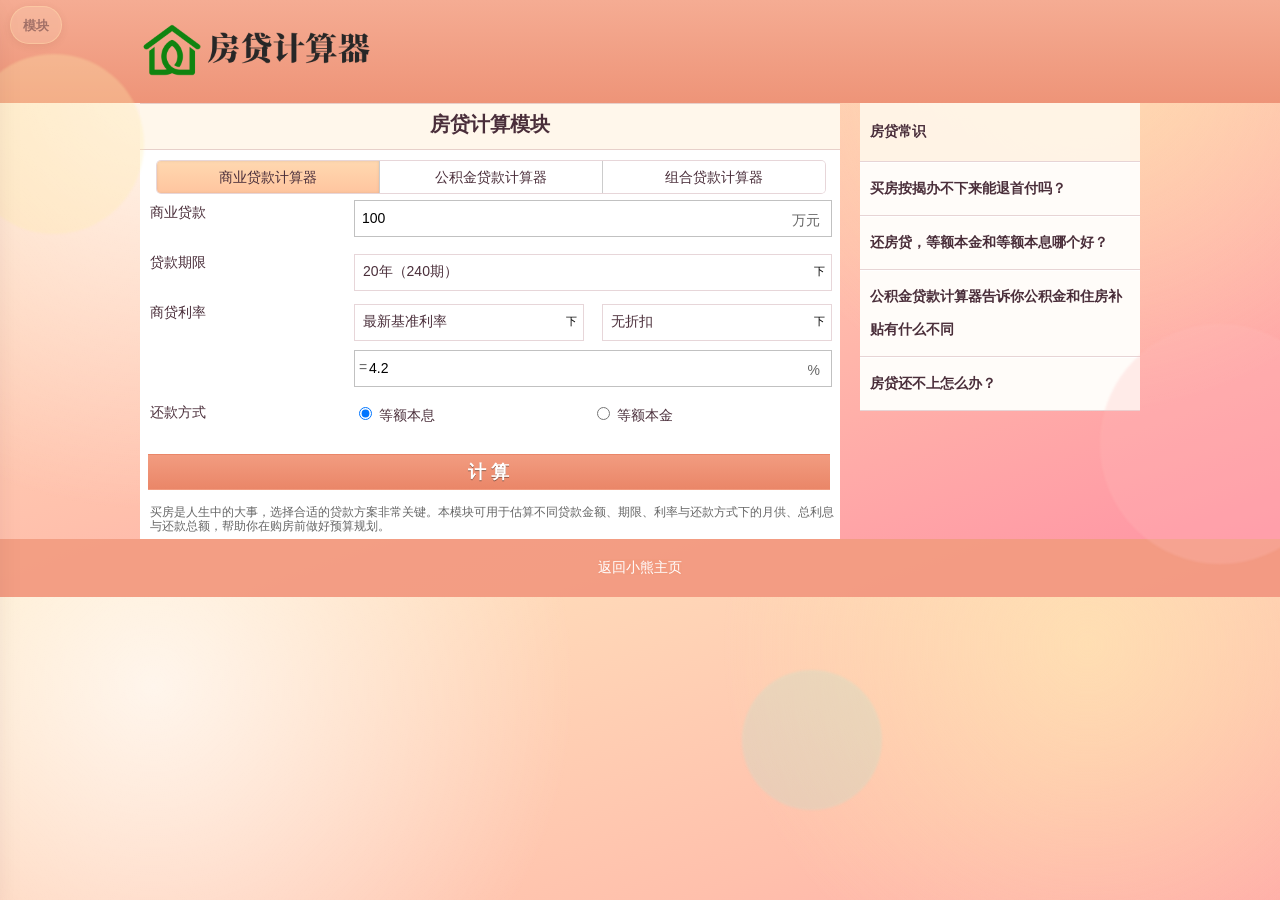
<file: fangdai/fangdai.html>
<!-- yubin@copyright.com -->
<!DOCTYPE html>
<html dir="ltr" lang="zh-CN">
<head>
    <meta http-equiv="Content-Type" content="text/html; charset=UTF-8"/>
        <title>房贷计算模块 - 小熊项目</title>
        <meta name="keywords" content="房贷计算,商业贷款,公积金贷款,组合贷款,等额本息,等额本金"/>
        <meta name="description"
            content="项目内置房贷计算模块，支持商业贷款、公积金贷款、组合贷款及不同还款方式计算。"/>
    <meta name="viewport"
          content="width=device-width,initial-scale=1.0,maximum-scale=5.0,minimum-scale=1.0,user-scalable=yes"/>
    <link rel="icon" sizes="114x114" href="images/favicon.png">
    <link rel="stylesheet" href="../styles/site-shell.css" />
    <link rel="stylesheet" type="text/css" href="./css/my-common.min.css"/>
    <link rel="stylesheet" type="text/css" href="./css/my-houseloan.min.css"/>
    <style>
        :root {
            --home-top: #ffe6bf;
            --home-mid: #ffc0ac;
            --home-bottom: #ff8fa3;
            --panel-bg: rgba(255, 247, 234, 0.92);
            --panel-border: rgba(156, 84, 95, 0.24);
            --ink-strong: #4a2e3a;
            --ink-soft: #6a4450;
            --accent: #f29c80;
            --accent-strong: #ea8668;
            --accent-text: #ffffff;
        }

        body {
            color: var(--ink-strong);
            background:
                radial-gradient(circle at 12% 16%, rgba(255, 242, 192, 0.5), transparent 34%),
                radial-gradient(circle at 86% 82%, rgba(161, 236, 221, 0.34), transparent 30%),
                linear-gradient(160deg, var(--home-top) 0%, var(--home-mid) 52%, var(--home-bottom) 100%);
        }

        .header {
            background: linear-gradient(180deg, #f5ac93, #ee9478) !important;
        }

        .logo img {
            filter: saturate(0.9) contrast(0.95);
        }

        .calculator,
        .side,
        .ui-bar[skin="title"],
        .calc-result,
        .data-detail,
        .ui-bar-fixed {
            background: var(--panel-bg) !important;
            border-color: var(--panel-border) !important;
            color: var(--ink-strong) !important;
        }

        .switch-tabs ul,
        .field .ui-text,
        .field .ui-select,
        .value-bar,
        .result-list li,
        .data-table th,
        .data-table td,
        .use-help,
        .ui-list .list-item {
            background: rgba(255, 255, 255, 0.78) !important;
            border-color: var(--panel-border) !important;
            color: var(--ink-strong) !important;
        }

        .switch-tabs .select-tab {
            background: linear-gradient(180deg, #ffd8b0, #ffc59f) !important;
        }

        .switch-tabs .normal-tab {
            background: rgba(255, 255, 255, 0.82) !important;
        }

        .mod-tit p,
        .title,
        .atc-title,
        .item-name,
        .item-value,
        .repay-method,
        .field-wrap > label,
        .view-more .txt,
        .side .title {
            color: var(--ink-strong) !important;
        }

        .ui-btn[skin="blue"],
        #calculate,
        #recalculate {
            background: linear-gradient(180deg, var(--accent), var(--accent-strong)) !important;
            border-color: transparent !important;
            color: var(--accent-text) !important;
        }

        .footer,
        .footer a {
            background: rgba(242, 156, 128, 0.9) !important;
            color: #ffffff !important;
        }
    </style>
    <script src="../scripts/site-shell.js" defer></script>
    <script type="text/javascript" src="./js/zepto.min.js"></script>
    <script type="text/javascript" src="./js/houseloan_calculator.js"></script>
    <script src="./js/common_tpl.js" type="text/javascript"></script>
 

    <script type="application/ld+json">
        {
          "@context": "https://schema.org",
          "@type": "SoftwareApplication",
          "name": "房贷计算器工具",
          "applicationCategory": "FinanceApplication",
          "aggregateRating": {
            "@type": "AggregateRating",
            "ratingValue": "4.3",
            "ratingCount": "8864"
          },
          "offers": {
            "@type": "Offer",
            "price": "0"
          }
        }
    </script>






</head>
<body class="fangdai-home-tone">
<div class="header">
    <div class="container">
        <div class="logo">
            <a href="../index.html"><img src="./images/logo.png" style="width: 240px;height: 60px;" title="房贷计算模块"></a>
        </div>
    </div>
</div>
<div class="container">
    <div class="calculator">
        <div view="calc_input" style="display:block;">
            <div class="ui-bar" skin="title">
                <at class="title">
                    房贷计算模块
                </at>
            </div>
            <nav class="switch-tabs big-switch-tabs">
                <ul style="cursor: pointer;">
                    <li id="business_calc" class="tab select-tab">
                        <div>商业贷款计算器</div>
                    </li>
                    <li id="PAF_calc" class="tab normal-tab">
                        <div>公积金贷款计算器</div>
                    </li>
                    <li id="mix_calc" class="tab normal-tab">
                        <div>组合贷款计算器</div>
                    </li>
                </ul>
            </nav>
            <div class="input-fields" wrap="h10">
                <ul>
                    <li id="business_sum_line" class="field-wrap">
                        <label>商业贷款</label>
                        <div class="field">
                            <div class="ui-text" data-tail="万元">
                                <input type="number" id="business_sum" value="100"></div>
                        </div>
                    </li>
                    <li id="PAF_sum_line" class="field-wrap" style="display:none">
                        <label>公积金贷款</label>
                        <div class="field">
                            <div class="ui-text" data-tail="万元">
                                <input type="number" id="PAF_sum" value="80"></div>
                        </div>
                    </li>
                    <li class="field-wrap">
                        <label>贷款期限</label>
                        <div class="field">
                            <div class="ui-select">
                                <div class="value-bar">
                                    <span id="loan_period_select_bar" class="text" value="20">20年（240期）</span>
                                    <span class="icon-sps tail-icon"></span>
                                </div>
                                <select id="loan_period_select">
                                    <option value="0">半年（6期）</option>
                                    <option value="1">1年（12期）</option>
                                    <option value="2">2年（24期）</option>
                                    <option value="3">3年（36期）</option>
                                    <option value="4">4年（48期）</option>
                                    <option value="5">5年（60期）</option>
                                    <option value="6">6年（72期）</option>
                                    <option value="7">7年（84期）</option>
                                    <option value="8">8年（96期）</option>
                                    <option value="9">9年（108期）</option>
                                    <option value="10">10年（120期）</option>
                                    <option value="11">11年（132期）</option>
                                    <option value="12">12年（144期）</option>
                                    <option value="13">13年（156期）</option>
                                    <option value="14">14年（168期）</option>
                                    <option value="15">15年（180期）</option>
                                    <option value="16">16年（192期）</option>
                                    <option value="17">17年（204期）</option>
                                    <option value="18">18年（216期）</option>
                                    <option value="19">19年（228期）</option>
                                    <option value="20" selected="selected">20年（240期）</option>
                                    <option value="21">21年（252期）</option>
                                    <option value="22">22年（264期）</option>
                                    <option value="23">23年（276期）</option>
                                    <option value="24">24年（288期）</option>
                                    <option value="25">25年（300期）</option>
                                    <option value="26">26年（312期）</option>
                                    <option value="27">27年（324期）</option>
                                    <option value="28">28年（336期）</option>
                                    <option value="29">29年（348期）</option>
                                    <option value="30">30年（360期）</option>
                                </select>
                            </div>
                        </div>
                    </li>
                    <li id="business_rate_select_line" class="field-wrap">
                        <label>商贷利率</label>
                        <div class="field long-field" id="business_rate_select_field">
                            <div class="ui-select">
                                <div class="value-bar">
                                    <span id="business_rate_select_bar" class="text" value="12">最新基准利率</span>
                                    <span class="icon-sps tail-icon"></span>
                                </div>
                                <select id="business_rate_select" input-method="auto">
                                    <option value="-1">手动输入</option>
                                    <option value="12" data-key="18-1-1" selected="selected">最新基准利率</option>
                                </select>
                            </div>
                        </div>
                        <div class="field short-field" id="business_discount_field">
                            <div class="ui-select">
                                <div class="value-bar">
                                    <span id="business_discount_bar" class="text" data-discount="1.0">无折扣</span>
                                    <span class="icon-sps tail-icon"></span>
                                </div>
                                <select id="business_discount">
                                    <option value="0" data-discount="1.0" selected="selected">无折扣</option>
                                    <option value="10" data-discount="1.2">1.2倍</option>
                                    <option value="9" data-discount="1.15">1.15倍</option>
                                    <option value="8" data-discount="1.1">1.1倍</option>
                                    <option value="7" data-discount="1.05">1.05倍</option>
                                    <option value="6" data-discount="0.95">95折</option>
                                    <option value="5" data-discount="0.9">9折</option>
                                    <option value="4" data-discount="0.85">85折</option>
                                    <option value="3" data-discount="0.8">8折</option>
                                    <option value="2" data-discount="0.75">75折</option>
                                    <option value="1" data-discount="0.7">7折</option>
                                </select>
                            </div>
                        </div>
                    </li>
                    <li id="business_rate_value_line" class="field-wrap">
                        <label></label>
                        <div class="field">
                            <div class="ui-text rate-text" data-tail="%">
                                <input type="number" id="business_rate" value="4.2"></div>
                        </div>
                    </li>
                    <li id="PAF_rate_line" class="field-wrap" style="display:none">
                        <label>公积金利率</label>
                        <div class="field long-field">
                            <div class="ui-select">
                                <div class="value-bar">
                                    <span id="PAF_rate_select_bar" class="text" value="12">最新基准利率</span>
                                    <span class="icon-sps tail-icon"></span>
                                </div>
                                <select id="PAF_rate_select" input-method="auto">
                                    <option value="-1">手动输入</option>
                                    <option value="12" data-key="18-1-1" selected="selected">最新基准利率</option>
                                </select>
                            </div>
                        </div>
                        <div class="field short-field">
                            <div class="ui-text" data-tail="%">
                                <input type="number" id="PAF_rate" value="3.25"></div>
                        </div>
                    </li>
                    <li class="field-wrap">
                        <label>还款方式</label>
                        <div class="field mid-field">
                            <label class="repay-method">
                                <input type="radio" name="repayType" id="repay_radio1" value="1" checked="checked">&nbsp;等额本息</label>
                        </div>
                        <div class="field mid-field">
                            <label class="repay-method">
                                <input type="radio" name="repayType" id="repay_radio2" value="2">&nbsp;等额本金</label>
                        </div>
                    </li>
                </ul>
                <div class="calbtn-wrap">
                    <a id="calculate" class="ui-btn" skin="blue full">计&nbsp;算</a>
                </div>
            </div>
            <div wrap="t15">


                <div class="use-help">
                    <p>
                        买房是人生中的大事，选择合适的贷款方案非常关键。本模块可用于估算不同贷款金额、期限、利率与还款方式下的月供、总利息与还款总额，帮助你在购房前做好预算规划。                    </p>
                </div>
                <div id="business_atc_recmd_mod" style="display:block;">
                    <div>
                        <div class="mod-tit" wrap="h15 b10">
                            <p>房贷知识</p>
                        </div>
                        <div class="ui-list">
                            <a class="list-item" href="./post/1.html">
                                <div class="detail" doc="desc">
                                    <p class="atc-title">买房按揭办不下来能退首付吗？</p>
                                </div>
                                <i data-icon="&gt;"></i>
                            </a>
                            <a class="list-item" href="./post/2.html">
                                <div class="detail" doc="desc">
                                    <p class="atc-title">还房贷，等额本金和等额本息哪个好？</p>
                                </div>
                                <i data-icon="&gt;"></i>
                            </a>
                            <a class="list-item" href="./post/3.html">
                                <div class="detail" doc="desc">
                                    <p class="atc-title">公积金贷款计算器告诉你公积金和住房补贴有什么不同</p>
                                </div>
                                <i data-icon="&gt;"></i>
                            </a>
                            <a class="list-item" href="./post/4.html">
                                <div class="detail" doc="desc">
                                    <p class="atc-title">房贷还不上怎么办？</p>
                                </div>
                                <i data-icon="&gt;"></i>
                            </a>
                        </div>
                    </div>
                </div>
                <div id="PAF_atc_recmd_mod" class="hide">
                    <div>
                        <div class="mod-tit" wrap="h15 b10">
                            <p>房贷知识</p>
                        </div>
                        <div class="ui-list">
                            <a class="list-item" href="./post/1.html">
                                <div class="detail" doc="desc">
                                    <p class="atc-title">买房按揭办不下来能退首付吗？</p>
                                </div>
                                <i data-icon="&gt;"></i>
                            </a>
                            <a class="list-item" href="./post/2.html">
                                <div class="detail" doc="desc">
                                    <p class="atc-title">还房贷，等额本金和等额本息哪个好？</p>
                                </div>
                                <i data-icon="&gt;"></i>
                            </a>
                            <a class="list-item" href="./post/3.html">
                                <div class="detail" doc="desc">
                                    <p class="atc-title">公积金贷款计算器告诉你公积金和住房补贴有什么不同</p>
                                </div>
                                <i data-icon="&gt;"></i>
                            </a>
                            <a class="list-item" href="./post/4.html">
                                <div class="detail" doc="desc">
                                    <p class="atc-title">房贷还不上怎么办？</p>
                                </div>
                                <i data-icon="&gt;"></i>
                            </a>
                        </div>
                    </div>
                </div>
            </div>
        </div>
        <div class="calc-result hide" view="calc_result">
            <header class="ui-bar" skin="title">
                <h1 class="title">计算结果</h1>
                <div class="left">
                    <a id="back_to_calc_input" class="ui-btn" skin="mini back" wrap="t5">返回</a>
                </div>
            </header>
            <nav class="switch-tabs">
                <ul>
                    <li id="result_tab_1" class="result-tab normal-tab" tab-id="1">
                        <a href="javascript:void(0)">等额本息</a>
                    </li>
                    <li id="result_tab_2" class="result-tab normal-tab" tab-id="2">
                        <a href="javascript:void(0)">等额本金</a>
                    </li>
                </ul>
            </nav>
            <div id="result_data_1" class="result-data hide">
                <ul class="result-list">
                    <li class="group-tit">还款数据摘要</li>
                    <li id="business_interest_total_debx" class="hide">
                        <div class="item-name">商贷利息</div>
                        <div id="business_interest_total_1" class="item-value"></div>
                    </li>
                    <li id="PAF_interest_total_debx" class="hide">
                        <div class="item-name">公积金利息</div>
                        <div id="PAF_interest_total_1" class="item-value"></div>
                    </li>
                    <li>
                        <div class="item-name">利息总额</div>
                        <div id="interest_total_1" class="item-value"></div>
                    </li>
                    <li>
                        <div class="item-name">累计还款总额</div>
                        <div id="repay_total_1" class="item-value"></div>
                    </li>
                    <li>
                        <div class="item-name">每月月供</div>
                        <div id="repay_monthly_1" class="item-value"></div>
                    </li>
                    <li>
                        <div class="item-name">最高月付利息</div>
                        <div id="interest_monthly_1" class="item-value"></div>
                    </li>
                </ul>
                <div class="data-container wid2 clear">
                    <div class="group-tit">还款数据明细</div>
                    <table class="data-table table-striped">
                        <thead>
                        <tr>
                            <th>期次</th>
                            <th>偿还本息</th>
                            <th>偿还利息</th>
                            <th>偿还本金</th>
                            <th>剩余本金</th>
                        </tr>
                        </thead>
                        <tbody id="simple_data_table_1"></tbody>
                    </table>
                    <div class="view-more" data-detail="1">
                        <div class="detail">
                            <p class="txt">查看更多数据...</p>
                        </div>
                        <i data-icon="&gt;"></i>
                    </div>
                </div>
            </div>
            <div id="result_data_2" class="result-data hide">
                <ul class="result-list">
                    <li class="group-tit">还款数据摘要</li>
                    <li id="business_interest_total_debj" class="hide">
                        <div class="item-name">商贷利息</div>
                        <div id="business_interest_total_2" class="item-value"></div>
                    </li>
                    <li id="PAF_interest_total_debj" class="hide">
                        <div class="item-name">公积金利息</div>
                        <div id="PAF_interest_total_2" class="item-value"></div>
                    </li>
                    <li>
                        <div class="item-name">利息总额</div>
                        <div id="interest_total_2" class="item-value"></div>
                    </li>
                    <li>
                        <div class="item-name">累计还款总额</div>
                        <div id="repay_total_2" class="item-value"></div>
                    </li>
                    <li>
                        <div class="item-name">最高月供</div>
                        <div id="repay_monthly_2" class="item-value"></div>
                    </li>
                    <li>
                        <div class="item-name">最高月付利息</div>
                        <div id="interest_monthly_2" class="item-value"></div>
                    </li>
                </ul>
                <div class="data-container wid2 clear">
                    <div class="group-tit">还款数据明细</div>
                    <table class="data-table table-striped">
                        <thead>
                        <tr>
                            <th>期次</th>
                            <th>偿还本息</th>
                            <th>偿还利息</th>
                            <th>偿还本金</th>
                            <th>剩余本金</th>
                        </tr>
                        </thead>
                        <tbody id="simple_data_table_2"></tbody>
                    </table>
                    <div class="view-more" data-detail="2">
                        <div class="detail">
                            <p class="txt">查看更多数据...</p>
                        </div>
                        <i data-icon="&gt;"></i>
                    </div>
                </div>
            </div>
            <div class="recal-btn" wrap="h10">
                <a id="recalculate" class="ui-btn" skin="blue full">重新计算</a>
            </div>
            <div wrap="t15">
                <div class="use-help">
                    <p>
                        该页面用于展示房贷测算结果，包括等额本息与等额本金两种方式的数据摘要及分期明细，便于进行不同方案对比。</p>
                </div>
                <div id="repay_atc_recmd_mod">
                    <div>
                        <div class="mod-tit" wrap="h15 b10">
                            <p>房贷常识</p>
                        </div>
                        <div class="ui-list">
                            <a class="list-item" href="./post/1.html">
                                <div class="detail" doc="desc">
                                    <p class="atc-title">买房按揭办不下来能退首付吗？</p>
                                </div>
                                <i data-icon="&gt;"></i>
                            </a>
                            <a class="list-item" href="./post/2.html">
                                <div class="detail" doc="desc">
                                    <p class="atc-title">还房贷，等额本金和等额本息哪个好？</p>
                                </div>
                                <i data-icon="&gt;"></i>
                            </a>
                            <a class="list-item" href="./post/3.html">
                                <div class="detail" doc="desc">
                                    <p class="atc-title">公积金贷款计算器告诉你公积金和住房补贴有什么不同</p>
                                </div>
                                <i data-icon="&gt;"></i>
                            </a>
                            <a class="list-item" href="./post/4.html">
                                <div class="detail" doc="desc">
                                    <p class="atc-title">房贷还不上怎么办？</p>
                                </div>
                                <i data-icon="&gt;"></i>
                            </a>
                        </div>
                    </div>
                </div>
            </div>
        </div>
        <div id="data_detail_bar" class="ui-bar-fixed hide">
            <header class="ui-bar" skin="title">
                <h1 class="title">数据明细</h1>
                <div class="left">
                    <a id="back_to_calc_result" class="ui-btn" skin="mini back" wrap="t5">返回</a>
                </div>
            </header>
        </div>
        <div class="data-detail hide" view="data_detail">
            <div id="data_detail_1" class="data-container wid2 clear hide">
                <table class="data-table table-striped">
                    <thead>
                    <tr>
                        <th>期次</th>
                        <th>偿还本息</th>
                        <th>偿还利息</th>
                        <th>偿还本金</th>
                        <th>剩余本金</th>
                    </tr>
                    </thead>
                    <tbody id="standard_data_table_1"></tbody>
                </table>
            </div>
            <div id="data_detail_2" class="data-container wid2 clear hide">
                <table class="data-table table-striped">
                    <thead>
                    <tr>
                        <th>期次</th>
                        <th>偿还本息</th>
                        <th>偿还利息</th>
                        <th>偿还本金</th>
                        <th>剩余本金</th>
                    </tr>
                    </thead>
                    <tbody id="standard_data_table_2"></tbody>
                </table>
            </div>
        </div>
    </div>
    <div class="side">
        <h3 class="title">房贷常识</h3>
        <div class="ui-list">
            <a class="list-item" href="./post/1.html">
                <div class="detail" doc="desc">
                    <p class="atc-title">买房按揭办不下来能退首付吗？</p>
                </div>
                <i data-icon="&gt;"></i>
            </a>
            <a class="list-item" href="./post/2.html">
                <div class="detail" doc="desc">
                    <p class="atc-title">还房贷，等额本金和等额本息哪个好？</p>
                </div>
                <i data-icon="&gt;"></i>
            </a>
            <a class="list-item" href="./post/3.html">
                <div class="detail" doc="desc">
                    <p class="atc-title">公积金贷款计算器告诉你公积金和住房补贴有什么不同</p>
                </div>
                <i data-icon="&gt;"></i>
            </a>
            <a class="list-item" href="./post/4.html">
                <div class="detail" doc="desc">
                    <p class="atc-title">房贷还不上怎么办？</p>
                </div>
                <i data-icon="&gt;"></i>
            </a>
        </div>

    </div>

</div>
<div class="footer">
    <a href="../index.html">返回小熊主页</a>
</div>
</body>
</html>
</file>
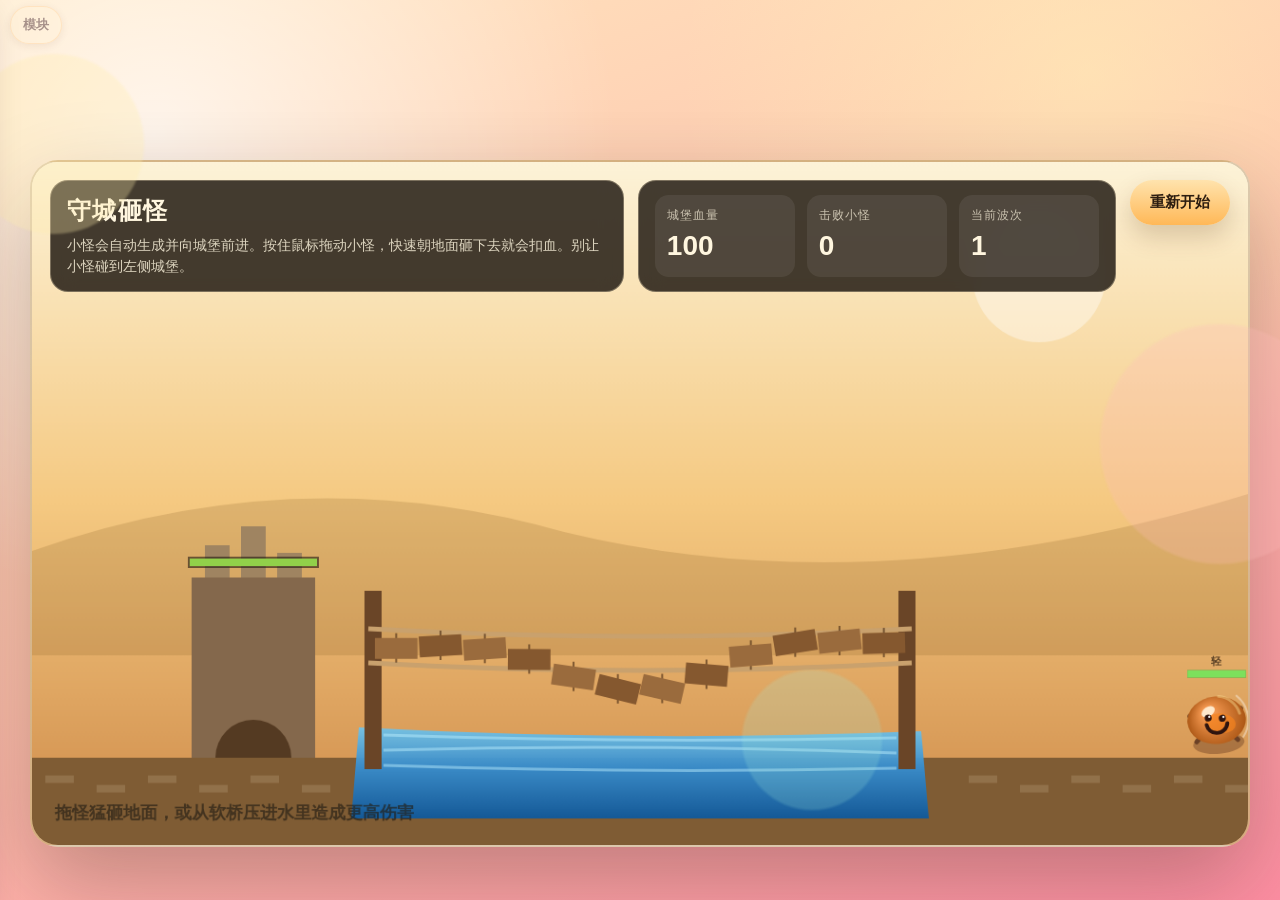
<file: pages/castle-defense.html>
<!-- yubin@copyright.com -->
<!DOCTYPE html>
<html lang="zh-CN">

<head>
    <meta charset="UTF-8" />
    <meta name="viewport" content="width=device-width, initial-scale=1.0, viewport-fit=cover" />
    <title>守城砸怪</title>
    <link rel="stylesheet" href="../styles/site-shell.css" />
    <link rel="stylesheet" href="../styles/game.css" />
</head>

<body>
    <div class="game-shell">
        <canvas id="gameCanvas" width="1280" height="720" aria-label="守城砸怪游戏画布"></canvas>

        <div class="hud">
            <section class="panel">
                <h1 class="title">守城砸怪</h1>
                <p class="tips">小怪会自动生成并向城堡前进。按住鼠标拖动小怪，快速朝地面砸下去就会扣血。别让小怪碰到左侧城堡。</p>
            </section>

            <section class="panel stats">
                <div class="stat-card">
                    <span class="stat-label">城堡血量</span>
                    <strong class="stat-value" id="castleHealth">100</strong>
                </div>
                <div class="stat-card">
                    <span class="stat-label">击败小怪</span>
                    <strong class="stat-value" id="killCount">0</strong>
                </div>
                <div class="stat-card">
                    <span class="stat-label">当前波次</span>
                    <strong class="stat-value" id="waveNumber">1</strong>
                </div>
            </section>

            <div class="controls">
                <button id="restartButton" type="button">重新开始</button>
            </div>
        </div>

        <div class="overlay" id="gameOverOverlay">
            <div class="game-over-card">
                <h2>城堡失守</h2>
                <p id="gameOverText">城堡血量归零，游戏结束。</p>
                <button id="restartOverlayButton" type="button">再来一局</button>
            </div>
        </div>
    </div>

    <script src="../scripts/site-shell.js" defer></script>
    <script src="../scripts/game/main.js" defer></script>
</body>

</html>
</file>
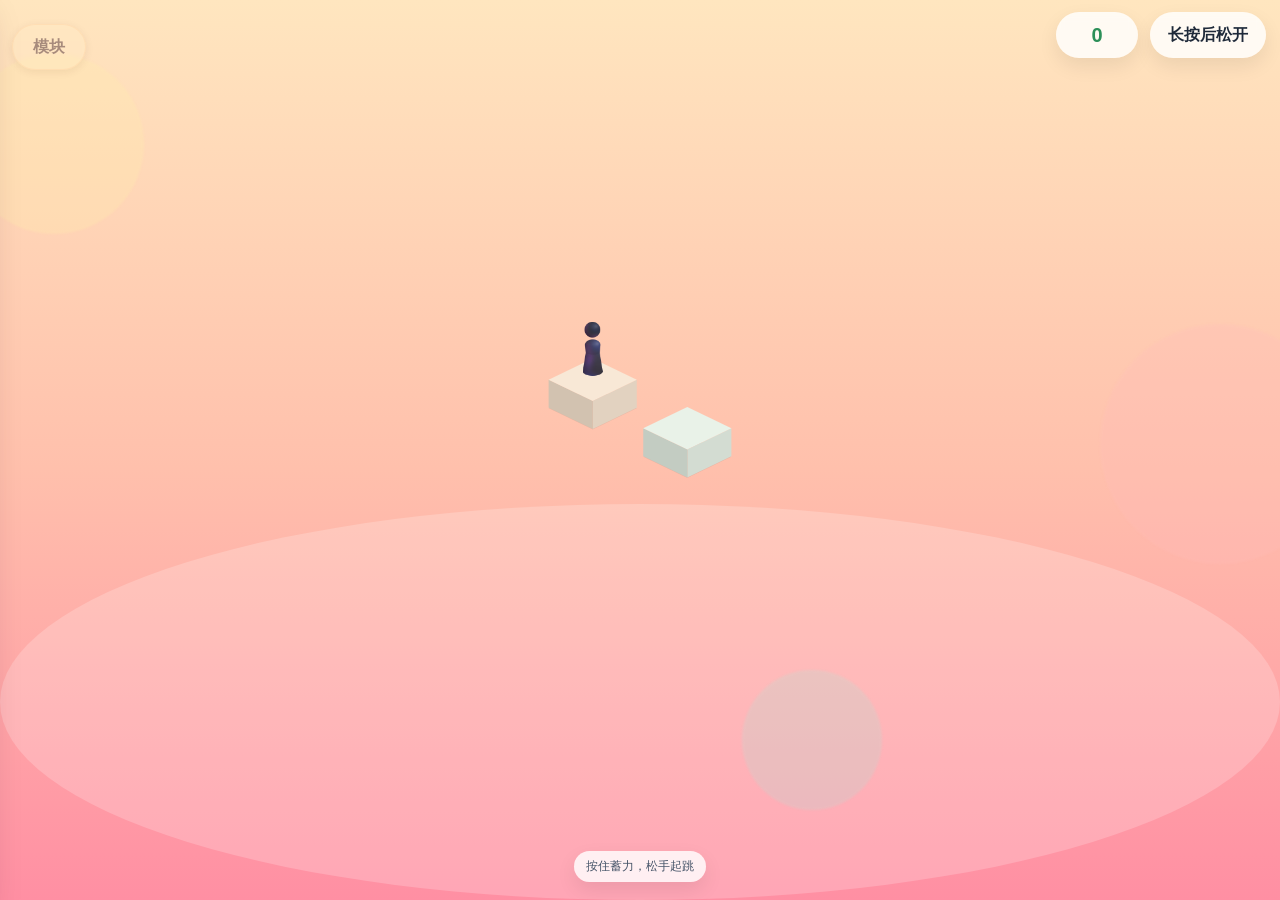
<file: pages/jump-mobile.html>
<!-- yubin@copyright.com -->
<!DOCTYPE html>
<html lang="zh-CN">
<head>
  <meta charset="UTF-8" />
  <meta name="viewport" content="width=device-width, initial-scale=1, viewport-fit=cover, user-scalable=no" />
  <title>小熊跳一跳 Mobile</title>
  <link rel="stylesheet" href="../styles/site-shell.css" />
  <style>
    :root {
      --bg-top: #ffe6bf;
      --bg-mid: #ffc0ac;
      --bg-bottom: #ff8fa3;
      --panel-bg: rgba(255, 255, 255, 0.82);
      --text: #1f2a3a;
      --accent: #2c8f58;
      --danger: #d84747;
      --chip-h: 46px;
    }

    * {
      box-sizing: border-box;
      -webkit-tap-highlight-color: transparent;
      -webkit-user-select: none;
      user-select: none;
      -webkit-touch-callout: none;
    }

    html,
    body {
      width: 100%;
      height: 100%;
      margin: 0;
      overflow: hidden;
      touch-action: none;
      font-family: "Segoe UI", "PingFang SC", "Microsoft YaHei", sans-serif;
      background: linear-gradient(160deg, var(--bg-top) 0%, var(--bg-mid) 52%, var(--bg-bottom) 100%);
      color: var(--text);
    }

    #game {
      display: block;
      width: 100vw;
      height: 100vh;
    }

    .hud {
      position: fixed;
      left: 0;
      top: max(12px, env(safe-area-inset-top, 0px));
      width: 100%;
      padding: 0 max(14px, env(safe-area-inset-right, 0px));
      padding-left: calc(max(14px, env(safe-area-inset-left, 0px)) + 120px);
      display: flex;
      justify-content: flex-end;
      align-items: center;
      gap: 12px;
      pointer-events: none;
      z-index: 2;
    }

    .badge {
      display: inline-flex;
      align-items: center;
      justify-content: center;
      min-height: var(--chip-h);
      background: var(--panel-bg);
      backdrop-filter: blur(4px);
      border-radius: 999px;
      padding: 0 18px;
      box-shadow: 0 8px 20px rgba(0, 0, 0, 0.08);
      font-size: 16px;
      line-height: 1.2;
      font-weight: 700;
    }

    #score {
      min-width: 82px;
      font-size: 20px;
      color: var(--accent);
      text-align: center;
    }

    .side-toggle {
      top: max(12px, env(safe-area-inset-top, 0px));
      left: max(12px, env(safe-area-inset-left, 0px));
      min-height: var(--chip-h);
      padding: 0 20px;
      font-size: 16px;
    }

    @media (max-width: 440px) {
      :root {
        --chip-h: 40px;
      }

      .hud {
        padding-left: calc(max(12px, env(safe-area-inset-left, 0px)) + 96px);
        gap: 8px;
      }

      .badge {
        padding: 0 14px;
        font-size: 14px;
      }

      #score {
        min-width: 66px;
        font-size: 18px;
      }

      .side-toggle {
        padding: 0 16px;
        font-size: 15px;
      }
    }

    .overlay {
      position: fixed;
      inset: 0;
      display: none;
      align-items: center;
      justify-content: center;
      z-index: 4;
      background: rgba(17, 27, 40, 0.52);
      padding: 16px;
    }

    .card {
      width: min(360px, 100%);
      background: #ffffff;
      border-radius: 16px;
      padding: 20px 16px;
      text-align: center;
      box-shadow: 0 18px 40px rgba(0, 0, 0, 0.2);
    }

    .card h2 {
      margin: 0 0 6px;
      font-size: 24px;
    }

    .card p {
      margin: 8px 0;
      color: #334155;
    }

    .danger {
      color: var(--danger);
      font-weight: 700;
      font-size: 28px;
    }

    button {
      margin-top: 12px;
      border: 0;
      border-radius: 999px;
      padding: 10px 18px;
      font-size: 15px;
      cursor: pointer;
      background: #1f8f58;
      color: #fff;
      box-shadow: 0 10px 16px rgba(31, 143, 88, 0.3);
    }

    .hint {
      position: fixed;
      bottom: calc(18px + env(safe-area-inset-bottom, 0px));
      width: 100%;
      text-align: center;
      z-index: 2;
      pointer-events: none;
    }

    .hint span {
      display: inline-block;
      background: var(--panel-bg);
      border-radius: 999px;
      padding: 7px 12px;
      font-size: 12px;
      color: #475569;
      box-shadow: 0 8px 20px rgba(0, 0, 0, 0.08);
    }
  </style>
</head>
<body>
  <canvas id="game"></canvas>

  <div class="hud">
    <div id="score" class="badge">0</div>
    <div class="badge">长按后松开</div>
  </div>

  <div class="hint"><span>按住蓄力，松手起跳</span></div>

  <div id="gameOver" class="overlay" role="dialog" aria-modal="true">
    <div class="card">
      <h2>游戏结束</h2>
      <p>本局得分</p>
      <p id="finalScore" class="danger">0</p>
      <button id="restartBtn" type="button">再来一局</button>
    </div>
  </div>

  <script src="../scripts/site-shell.js" defer></script>
  <script>
    (function () {
      const block = (event) => event.preventDefault();
      ["copy", "cut", "contextmenu", "selectstart", "dragstart"].forEach((name) => {
        document.addEventListener(name, block, { passive: false });
      });

      const canvas = document.getElementById("game");
      const ctx = canvas.getContext("2d");
      const scoreEl = document.getElementById("score");
      const gameOverEl = document.getElementById("gameOver");
      const finalScoreEl = document.getElementById("finalScore");
      const restartBtn = document.getElementById("restartBtn");

      const playerImg = new Image();
      playerImg.src = "../images/jump/i.png";

      const state = {
        dpr: Math.max(1, Math.min(2.2, window.devicePixelRatio || 1)),
        score: 0,
        charging: false,
        charge: 0,
        maxCharge: 1.25,
        cameraX: 0,
        cameraZ: 0,
        gameOver: false,
        lastTs: 0,
        platforms: [],
        player: {
          x: 0,
          y: 0,
          z: 0,
          compress: 0,
          startX: 0,
          startZ: 0,
          targetX: 0,
          targetZ: 0,
          jumpT: 0,
          jumpDur: 0.38,
          jumping: false,
        },
        nextAxis: "z",
      };

      function roundedRectPath(x, y, w, h, r) {
        if (typeof ctx.roundRect === "function") {
          ctx.roundRect(x, y, w, h, r);
          return;
        }
        const radius = Math.min(r, w * 0.5, h * 0.5);
        ctx.moveTo(x + radius, y);
        ctx.lineTo(x + w - radius, y);
        ctx.quadraticCurveTo(x + w, y, x + w, y + radius);
        ctx.lineTo(x + w, y + h - radius);
        ctx.quadraticCurveTo(x + w, y + h, x + w - radius, y + h);
        ctx.lineTo(x + radius, y + h);
        ctx.quadraticCurveTo(x, y + h, x, y + h - radius);
        ctx.lineTo(x, y + radius);
        ctx.quadraticCurveTo(x, y, x + radius, y);
      }

      function resize() {
        const w = window.innerWidth;
        const h = window.innerHeight;
        state.dpr = Math.max(1, Math.min(2.2, window.devicePixelRatio || 1));
        canvas.width = Math.floor(w * state.dpr);
        canvas.height = Math.floor(h * state.dpr);
        canvas.style.width = w + "px";
        canvas.style.height = h + "px";
        ctx.setTransform(state.dpr, 0, 0, state.dpr, 0, 0);
      }

      function reset() {
        state.score = 0;
        state.charging = false;
        state.charge = 0;
        state.gameOver = false;
        state.platforms = [];
        state.nextAxis = Math.random() > 0.5 ? "x" : "z";

        const first = makePlatform(0, 0, randColor());
        const dist = randDist();
        const second =
          state.nextAxis === "x"
            ? makePlatform(dist, 0, randColor())
            : makePlatform(0, -dist, randColor());
        state.platforms.push(first, second);

        state.player.x = first.x;
        state.player.y = 0;
        state.player.z = first.z;
        state.player.compress = 0;
        state.player.jumping = false;

        updateCamera();
        updateScore(0);
        gameOverEl.style.display = "none";
      }

      function makePlatform(x, z, color) {
        return {
          x,
          z,
          size: 76,
          height: 28,
          color,
        };
      }

      function randColor() {
        const list = ["#ffffff", "#e9f2e8", "#cce4f9", "#f8e8d6", "#ece7fa", "#f5f5f5"];
        return list[(Math.random() * list.length) | 0];
      }

      function randDist() {
        return 110 + ((Math.random() * 7) | 0) * 20;
      }

      function project(x, y, z) {
        const rx = x - state.cameraX;
        const rz = z - state.cameraZ;
        const sx = (rx - rz) * 0.86;
        const sy = (rx + rz) * 0.44 - y;
        return {
          x: canvas.clientWidth * 0.5 + sx,
          y: canvas.clientHeight * 0.48 + sy,
        };
      }

      function drawDiamond(cx, cy, w, h, fill) {
        ctx.beginPath();
        ctx.moveTo(cx, cy - h);
        ctx.lineTo(cx + w, cy);
        ctx.lineTo(cx, cy + h);
        ctx.lineTo(cx - w, cy);
        ctx.closePath();
        ctx.fillStyle = fill;
        ctx.fill();
      }

      function shade(hex, amount) {
        const raw = hex.replace("#", "");
        const num = parseInt(raw.length === 3 ? raw.replace(/(.)/g, "$1$1") : raw, 16);
        const r = Math.max(0, Math.min(255, ((num >> 16) & 255) + amount));
        const g = Math.max(0, Math.min(255, ((num >> 8) & 255) + amount));
        const b = Math.max(0, Math.min(255, (num & 255) + amount));
        return "rgb(" + r + "," + g + "," + b + ")";
      }

      function drawPlatform(p) {
        const top = project(p.x, p.height, p.z);
        const base = project(p.x, 0, p.z);
        const hw = p.size * 0.58;
        const hh = p.size * 0.28;

        drawDiamond(base.x, base.y + 0.5, hw, hh, "rgba(0,0,0,0.08)");

        ctx.beginPath();
        ctx.moveTo(top.x, top.y + hh);
        ctx.lineTo(top.x + hw, top.y);
        ctx.lineTo(base.x + hw, base.y);
        ctx.lineTo(base.x, base.y + hh);
        ctx.closePath();
        ctx.fillStyle = shade(p.color, -22);
        ctx.fill();

        ctx.beginPath();
        ctx.moveTo(top.x, top.y + hh);
        ctx.lineTo(top.x - hw, top.y);
        ctx.lineTo(base.x - hw, base.y);
        ctx.lineTo(base.x, base.y + hh);
        ctx.closePath();
        ctx.fillStyle = shade(p.color, -38);
        ctx.fill();

        drawDiamond(top.x, top.y, hw, hh, p.color);
      }

      function drawPlayer() {
        const p = state.player;
        const pos = project(p.x, p.y + 28, p.z);
        const squash = p.compress;

        ctx.save();
        ctx.translate(pos.x, pos.y);
        ctx.scale(1 + squash * 0.35, 1 - squash * 0.4);

        const hasTexture = playerImg.complete && playerImg.naturalWidth > 0;

        if (hasTexture) {
          const bodyRatio = playerImg.naturalWidth / playerImg.naturalHeight;
          const bodyH = 54;
          const bodyW = Math.max(20, bodyH * bodyRatio);

          // Use the original sprite directly: no tint, no extra shadow, no background processing.
          ctx.drawImage(playerImg, -bodyW / 2, -58, bodyW, bodyH);

          ctx.restore();
          return;
        }

        ctx.beginPath();
        ctx.ellipse(0, 1.5, 13, 4.5, 0, 0, Math.PI * 2);
        ctx.fillStyle = "rgba(0,0,0,0.2)";
        ctx.fill();

        ctx.fillStyle = "#eef2f7";
        ctx.beginPath();
        roundedRectPath(-10, -33, 20, 30, 9);
        ctx.fill();

        ctx.fillStyle = "#5f6d7f";
        ctx.beginPath();
        roundedRectPath(-9, -21, 18, 16, 8);
        ctx.fill();

        ctx.fillStyle = "#d6b796";
        ctx.beginPath();
        ctx.arc(0, -38, 11, 0, Math.PI * 2);
        ctx.fill();

        ctx.fillStyle = "#2e2e2e";
        ctx.beginPath();
        ctx.arc(-3.4, -39.6, 1.1, 0, Math.PI * 2);
        ctx.arc(3.4, -39.6, 1.1, 0, Math.PI * 2);
        ctx.fill();

        ctx.strokeStyle = "#7a4f3a";
        ctx.lineWidth = 1.2;
        ctx.beginPath();
        ctx.arc(0, -34.2, 2.2, 0, Math.PI);
        ctx.stroke();

        ctx.restore();
      }

      function updateScore(v) {
        state.score = v;
        scoreEl.textContent = String(v);
      }

      function updateCamera(smooth) {
        const cur = state.platforms[state.platforms.length - 2];
        const nxt = state.platforms[state.platforms.length - 1];
        const tx = (cur.x + nxt.x) * 0.5;
        const tz = (cur.z + nxt.z) * 0.5;
        if (!smooth) {
          state.cameraX = tx;
          state.cameraZ = tz;
          return;
        }
        state.cameraX += (tx - state.cameraX) * 0.09;
        state.cameraZ += (tz - state.cameraZ) * 0.09;
      }

      function appendPlatform() {
        const last = state.platforms[state.platforms.length - 1];
        const dist = randDist();
        state.nextAxis = Math.random() > 0.5 ? "x" : "z";
        const x = state.nextAxis === "x" ? last.x + dist : last.x;
        const z = state.nextAxis === "z" ? last.z - dist : last.z;
        state.platforms.push(makePlatform(x, z, randColor()));
        if (state.platforms.length > 6) {
          state.platforms.shift();
        }
      }

      function startCharge() {
        if (state.gameOver || state.player.jumping) {
          return;
        }
        state.charging = true;
        state.charge = 0;
      }

      function releaseJump() {
        if (!state.charging || state.gameOver || state.player.jumping) {
          return;
        }
        state.charging = false;

        const from = state.platforms[state.platforms.length - 2];
        const to = state.platforms[state.platforms.length - 1];
        const axisX = to.x !== from.x;
        const dir = axisX ? Math.sign(to.x - from.x) : Math.sign(to.z - from.z);

        const distance = 55 + state.charge * 300;
        const dx = axisX ? dir * distance : 0;
        const dz = axisX ? 0 : dir * distance;

        const p = state.player;
        p.startX = p.x;
        p.startZ = p.z;
        p.targetX = p.x + dx;
        p.targetZ = p.z + dz;
        p.jumpT = 0;
        p.jumpDur = 0.35 + Math.min(0.22, distance / 1000);
        p.jumping = true;
        p.compress = 0;
      }

      function checkLanding() {
        const p = state.player;
        const current = state.platforms[state.platforms.length - 2];
        const next = state.platforms[state.platforms.length - 1];

        const dCur = Math.hypot(p.x - current.x, p.z - current.z);
        const dNext = Math.hypot(p.x - next.x, p.z - next.z);
        const hitRadius = current.size * 0.5;

        if (dNext <= hitRadius) {
          p.x = next.x;
          p.z = next.z;
          updateScore(state.score + (dNext < 8 ? 2 : 1));
          appendPlatform();
          return;
        }

        if (dCur <= hitRadius) {
          p.x = current.x;
          p.z = current.z;
          return;
        }

        triggerGameOver();
      }

      function triggerGameOver() {
        state.gameOver = true;
        finalScoreEl.textContent = String(state.score);
        gameOverEl.style.display = "flex";
      }

      function update(dt) {
        const p = state.player;

        if (state.charging) {
          state.charge = Math.min(state.maxCharge, state.charge + dt * 0.8);
          p.compress = Math.min(1, p.compress + dt * 2.8);
        } else {
          p.compress = Math.max(0, p.compress - dt * 6);
        }

        if (p.jumping) {
          p.jumpT += dt / p.jumpDur;
          const t = Math.min(1, p.jumpT);
          const up = 1 - Math.pow(2 * t - 1, 2);
          p.x = p.startX + (p.targetX - p.startX) * t;
          p.z = p.startZ + (p.targetZ - p.startZ) * t;
          p.y = Math.max(0, up * 110);

          if (t >= 1) {
            p.jumping = false;
            p.y = 0;
            checkLanding();
          }
        }

        updateCamera(true);
      }

      function renderBackground() {
        const w = canvas.clientWidth;
        const h = canvas.clientHeight;

        const g = ctx.createLinearGradient(0, 0, 0, h);
        g.addColorStop(0, "#ffe6bf");
        g.addColorStop(0.52, "#ffc0ac");
        g.addColorStop(1, "#ff8fa3");
        ctx.fillStyle = g;
        ctx.fillRect(0, 0, w, h);

        ctx.beginPath();
        ctx.ellipse(w * 0.5, h * 0.78, w * 0.5, h * 0.22, 0, 0, Math.PI * 2);
        ctx.fillStyle = "rgba(255, 255, 255, 0.2)";
        ctx.fill();
      }

      function drawPowerBar() {
        if (!state.charging) {
          return;
        }
        const w = canvas.clientWidth;
        const h = canvas.clientHeight;
        const bw = Math.min(220, w * 0.6);
        const bh = 8;
        const x = (w - bw) / 2;
        const y = h - 28;

        ctx.fillStyle = "rgba(30,41,59,0.25)";
        ctx.beginPath();
        roundedRectPath(x, y, bw, bh, 99);
        ctx.fill();

        ctx.fillStyle = "#1f8f58";
        ctx.beginPath();
        roundedRectPath(x, y, bw * (state.charge / state.maxCharge), bh, 99);
        ctx.fill();
      }

      function draw() {
        renderBackground();

        const sorted = state.platforms.slice().sort((a, b) => (a.x + a.z) - (b.x + b.z));
        for (let i = 0; i < sorted.length; i += 1) {
          drawPlatform(sorted[i]);
        }

        drawPlayer();
        drawPowerBar();
      }

      function loop(ts) {
        if (!state.lastTs) {
          state.lastTs = ts;
        }
        const dt = Math.min(0.033, (ts - state.lastTs) / 1000);
        state.lastTs = ts;

        if (!state.gameOver) {
          update(dt);
        }
        draw();
        requestAnimationFrame(loop);
      }

      function bindEvents() {
        const press = (e) => {
          e.preventDefault();
          startCharge();
        };
        const release = (e) => {
          e.preventDefault();
          releaseJump();
        };

        canvas.addEventListener("pointerdown", press, { passive: false });
        window.addEventListener("pointerup", release, { passive: false });
        canvas.addEventListener("pointercancel", release, { passive: false });

        restartBtn.addEventListener("click", reset);
        window.addEventListener("resize", resize);
      }

      resize();
      bindEvents();
      reset();
      requestAnimationFrame(loop);
    })();
  </script>
</body>
</html>
</file>
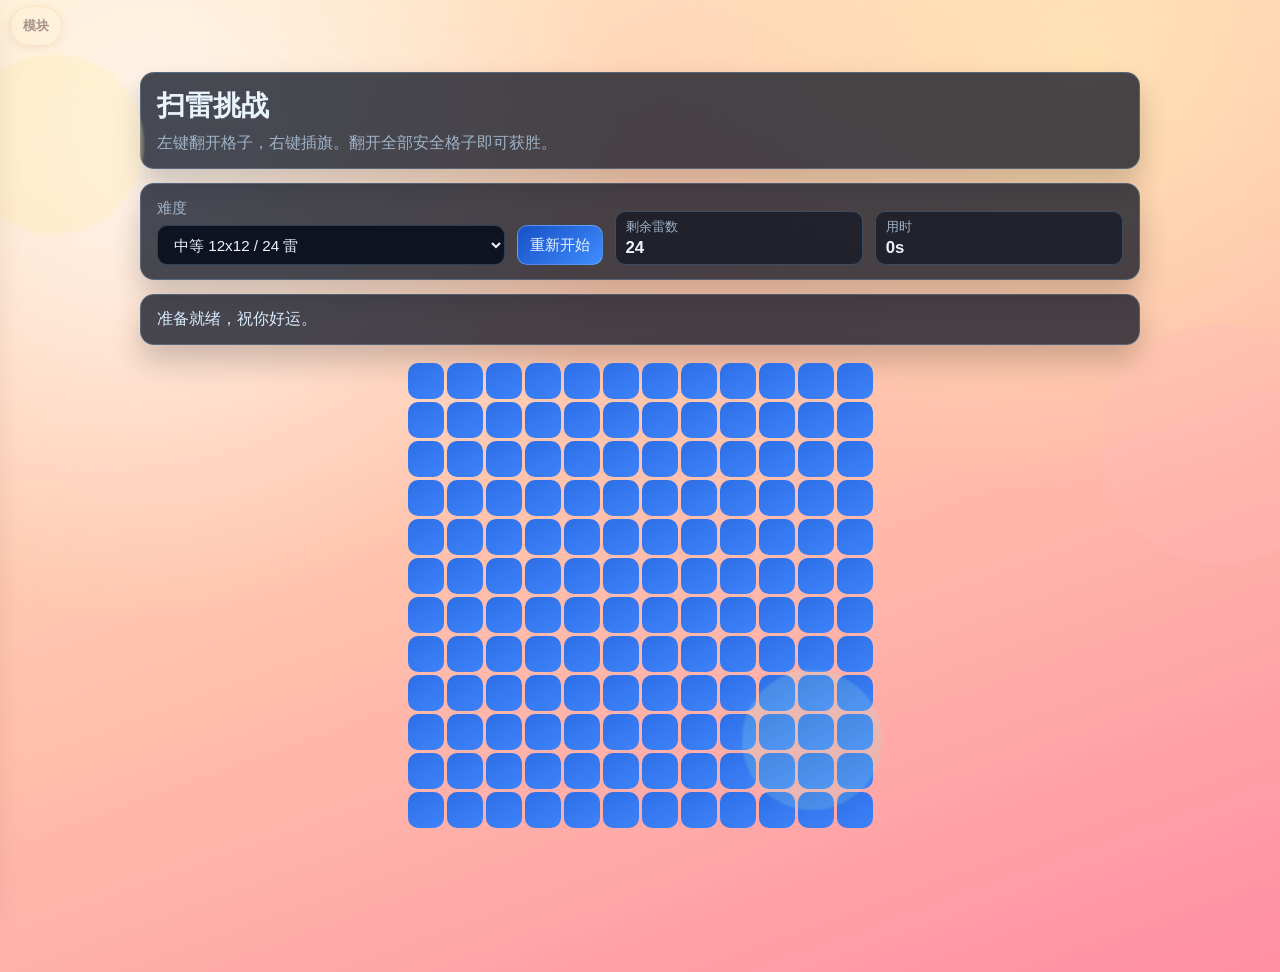
<file: pages/minesweeper.html>
<!-- yubin@copyright.com -->
<!DOCTYPE html>
<html lang="zh-CN">

<head>
    <meta charset="UTF-8" />
    <meta name="viewport" content="width=device-width, initial-scale=1.0, viewport-fit=cover" />
    <title>扫雷挑战</title>
    <link rel="stylesheet" href="../styles/site-shell.css" />
    <link rel="stylesheet" href="../styles/minesweeper.css" />
</head>

<body>
    <main class="mine-shell">
        <section class="panel panel-head">
            <h1>扫雷挑战</h1>
            <p>左键翻开格子，右键插旗。翻开全部安全格子即可获胜。</p>
        </section>

        <section class="panel panel-controls" aria-label="扫雷控制区">
            <label class="field" for="difficultySelect">
                <span>难度</span>
                <select id="difficultySelect">
                    <option value="easy">简单 9x9 / 10 雷</option>
                    <option value="medium" selected>中等 12x12 / 24 雷</option>
                    <option value="hard">困难 16x16 / 45 雷</option>
                </select>
            </label>
            <button id="restartButton" type="button">重新开始</button>
            <div class="stat-box">
                <span>剩余雷数</span>
                <strong id="mineLeft">24</strong>
            </div>
            <div class="stat-box">
                <span>用时</span>
                <strong id="timer">0s</strong>
            </div>
        </section>

        <section class="panel panel-status" aria-live="polite">
            <p id="statusText">准备就绪，祝你好运。</p>
        </section>

        <section class="board-wrap" aria-label="扫雷棋盘">
            <div id="board" class="board" role="grid"></div>
        </section>
    </main>

    <script>
        (function () {
            const block = (event) => event.preventDefault();
            ["copy", "cut", "contextmenu", "selectstart", "dragstart"].forEach((name) => {
                document.addEventListener(name, block, { passive: false });
            });
        })();
    </script>

    <script src="../scripts/site-shell.js" defer></script>
    <script src="../scripts/game/minesweeper.js" defer></script>
</body>

</html>
</file>
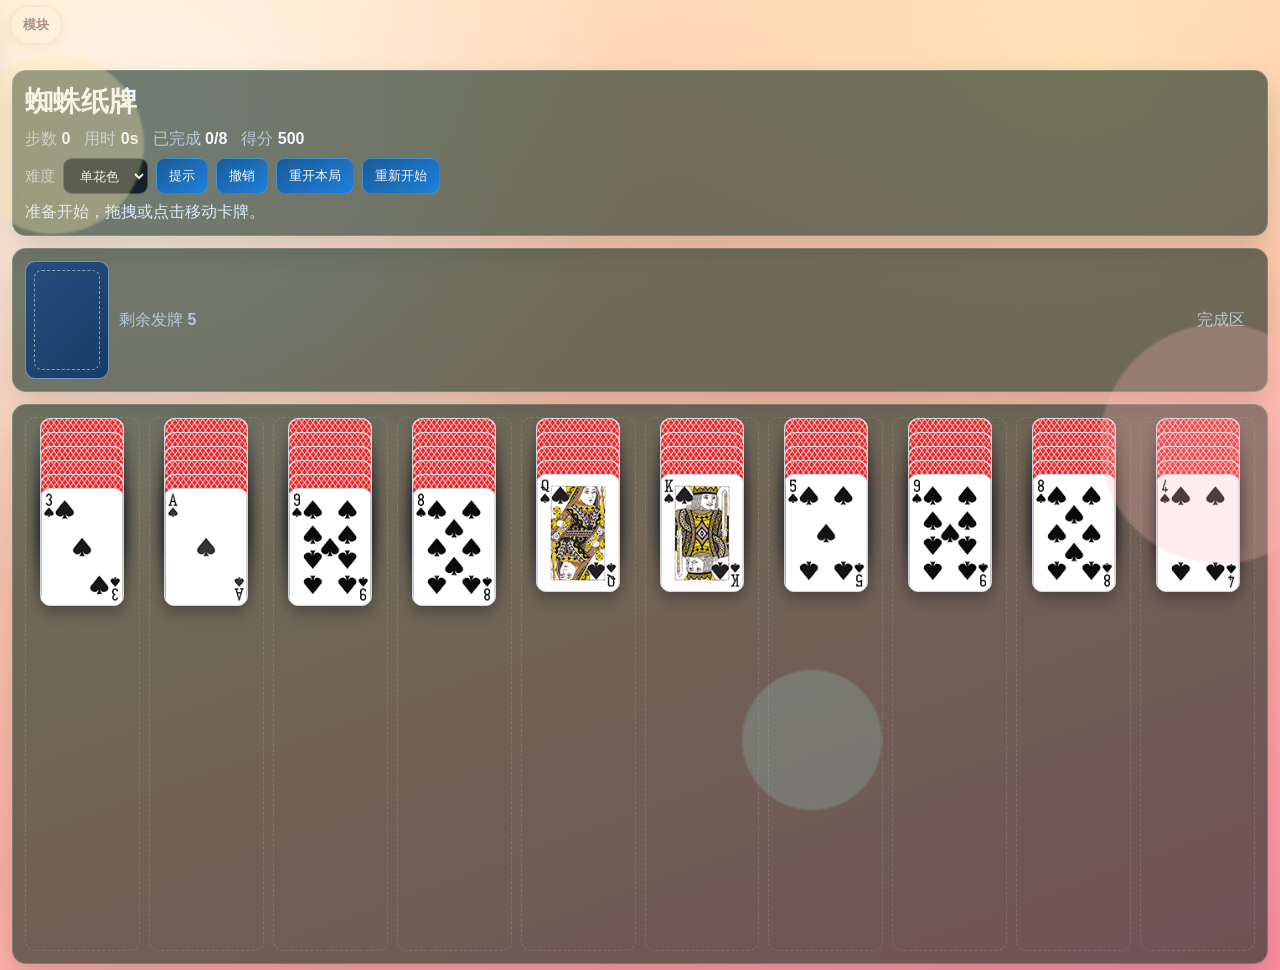
<file: pages/spider-solitaire.html>
<!-- yubin@copyright.com -->
<!DOCTYPE html>
<html lang="zh-CN">

<head>
    <meta charset="UTF-8" />
    <meta name="viewport" content="width=device-width, initial-scale=1.0, viewport-fit=cover" />
    <title>蜘蛛纸牌</title>
    <link rel="stylesheet" href="../styles/site-shell.css" />
    <link rel="stylesheet" href="../styles/spider-solitaire.css" />
</head>

<body>
    <main class="spider-shell" aria-label="蜘蛛纸牌游戏区域">
        <header class="spider-toolbar panel">
            <h1>蜘蛛纸牌</h1>
            <div class="stats" aria-live="polite">
                <p>步数 <strong id="moveCount">0</strong></p>
                <p>用时 <strong id="timerText">0s</strong></p>
                <p>已完成 <strong id="doneCount">0/8</strong></p>
                <p>得分 <strong id="scoreText">500</strong></p>
            </div>
            <div class="actions">
                <label for="difficultySelect">难度</label>
                <select id="difficultySelect">
                    <option value="1" selected>单花色</option>
                    <option value="2">双花色</option>
                    <option value="4">四花色</option>
                </select>
                <button id="hintButton" type="button">提示</button>
                <button id="undoButton" type="button">撤销</button>
                <button id="redealButton" type="button">重开本局</button>
                <button id="newGameButton" type="button">重新开始</button>
            </div>
            <p id="statusText" class="status">准备开始，拖拽或点击移动卡牌。</p>
        </header>

        <section class="spider-top panel">
            <div class="stock-zone">
                <button id="stockButton" class="stock" type="button" aria-label="发牌堆"></button>
                <p>剩余发牌 <strong id="stockRounds">5</strong></p>
            </div>
            <div class="foundation-zone">
                <p>完成区</p>
                <div id="foundation" class="foundation" aria-label="已完成序列"></div>
            </div>
        </section>

        <section id="board" class="board panel" aria-label="牌桌"></section>
    </main>

    <script>
        (function () {
            const block = (event) => event.preventDefault();
            ["copy", "cut", "contextmenu", "selectstart", "dragstart"].forEach((name) => {
                document.addEventListener(name, block, { passive: false });
            });
        })();
    </script>

    <script src="../scripts/site-shell.js" defer></script>
    <script src="../scripts/game/spider-solitaire.js" defer></script>
</body>

</html>
</file>
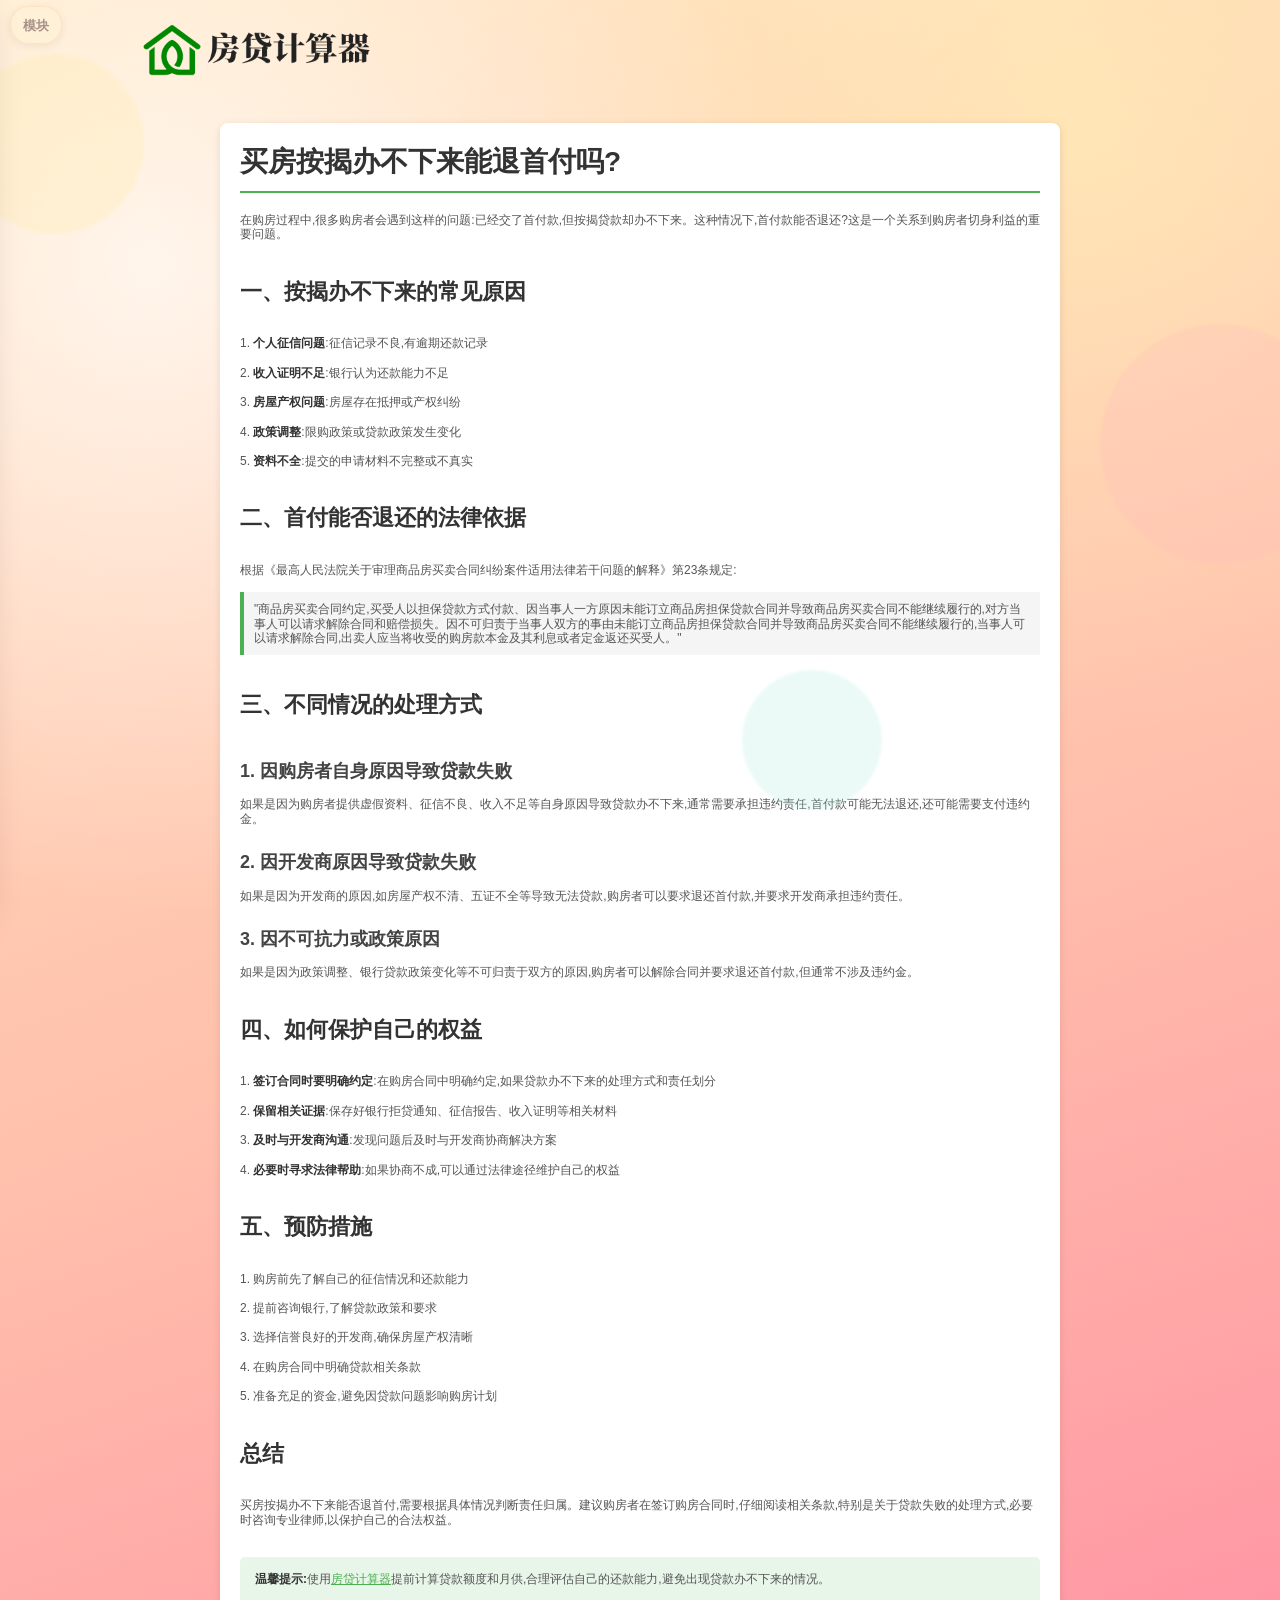
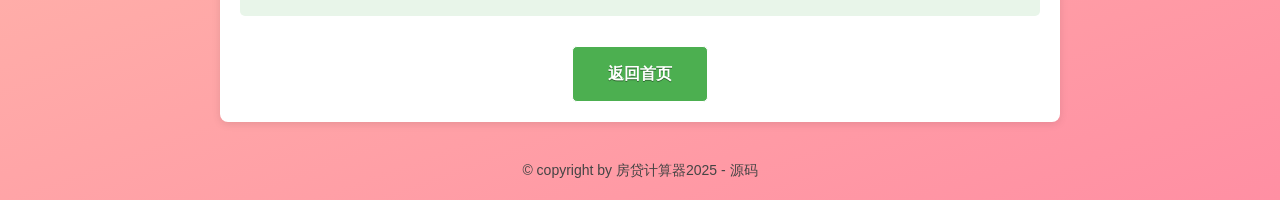
<file: fangdai/post/1.html>
<!-- yubin@copyright.com -->
<!DOCTYPE html>
<html dir="ltr" lang="zh-CN">
<head>
    <meta http-equiv="Content-Type" content="text/html; charset=UTF-8"/>
    <title>买房按揭办不下来能退首付吗？- 房贷计算器2025</title>
    <meta name="keywords" content="买房按揭,首付退款,贷款办不下来,房贷计算器"/>
    <meta name="description" content="买房按揭办不下来能否退首付?了解按揭贷款失败后的退款流程和注意事项"/>
    <meta name="viewport" content="width=device-width,initial-scale=1.0,maximum-scale=5.0,minimum-scale=1.0,user-scalable=yes"/>
    <link rel="icon" sizes="114x114" href="../images/favicon.png">
    <link rel="stylesheet" href="../../styles/site-shell.css" />
    <link rel="stylesheet" type="text/css" href="../css/my-common.min.css"/>
    <link rel="stylesheet" type="text/css" href="../css/my-houseloan.min.css"/>
    <script src="../../scripts/site-shell.js" defer></script>
</head>
<body>
<div class="header">
    <div class="container">
        <div class="logo">
            <a href="/"><img src="../images/logo.png" style="width: 240px;height: 60px;" title="房贷计算器"></a>
        </div>
    </div>
</div>
<div class="container">
    <div class="article-content">
        <h1>买房按揭办不下来能退首付吗?</h1>

        <div class="article-body">
            <p>在购房过程中,很多购房者会遇到这样的问题:已经交了首付款,但按揭贷款却办不下来。这种情况下,首付款能否退还?这是一个关系到购房者切身利益的重要问题。</p>

            <h2>一、按揭办不下来的常见原因</h2>
            <p>1. <strong>个人征信问题</strong>:征信记录不良,有逾期还款记录</p>
            <p>2. <strong>收入证明不足</strong>:银行认为还款能力不足</p>
            <p>3. <strong>房屋产权问题</strong>:房屋存在抵押或产权纠纷</p>
            <p>4. <strong>政策调整</strong>:限购政策或贷款政策发生变化</p>
            <p>5. <strong>资料不全</strong>:提交的申请材料不完整或不真实</p>

            <h2>二、首付能否退还的法律依据</h2>
            <p>根据《最高人民法院关于审理商品房买卖合同纠纷案件适用法律若干问题的解释》第23条规定:</p>
            <p><em>"商品房买卖合同约定,买受人以担保贷款方式付款、因当事人一方原因未能订立商品房担保贷款合同并导致商品房买卖合同不能继续履行的,对方当事人可以请求解除合同和赔偿损失。因不可归责于当事人双方的事由未能订立商品房担保贷款合同并导致商品房买卖合同不能继续履行的,当事人可以请求解除合同,出卖人应当将收受的购房款本金及其利息或者定金返还买受人。"</em></p>

            <h2>三、不同情况的处理方式</h2>

            <h3>1. 因购房者自身原因导致贷款失败</h3>
            <p>如果是因为购房者提供虚假资料、征信不良、收入不足等自身原因导致贷款办不下来,通常需要承担违约责任,首付款可能无法退还,还可能需要支付违约金。</p>

            <h3>2. 因开发商原因导致贷款失败</h3>
            <p>如果是因为开发商的原因,如房屋产权不清、五证不全等导致无法贷款,购房者可以要求退还首付款,并要求开发商承担违约责任。</p>

            <h3>3. 因不可抗力或政策原因</h3>
            <p>如果是因为政策调整、银行贷款政策变化等不可归责于双方的原因,购房者可以解除合同并要求退还首付款,但通常不涉及违约金。</p>

            <h2>四、如何保护自己的权益</h2>
            <p>1. <strong>签订合同时要明确约定</strong>:在购房合同中明确约定,如果贷款办不下来的处理方式和责任划分</p>
            <p>2. <strong>保留相关证据</strong>:保存好银行拒贷通知、征信报告、收入证明等相关材料</p>
            <p>3. <strong>及时与开发商沟通</strong>:发现问题后及时与开发商协商解决方案</p>
            <p>4. <strong>必要时寻求法律帮助</strong>:如果协商不成,可以通过法律途径维护自己的权益</p>

            <h2>五、预防措施</h2>
            <p>1. 购房前先了解自己的征信情况和还款能力</p>
            <p>2. 提前咨询银行,了解贷款政策和要求</p>
            <p>3. 选择信誉良好的开发商,确保房屋产权清晰</p>
            <p>4. 在购房合同中明确贷款相关条款</p>
            <p>5. 准备充足的资金,避免因贷款问题影响购房计划</p>

            <h2>总结</h2>
            <p>买房按揭办不下来能否退首付,需要根据具体情况判断责任归属。建议购房者在签订购房合同时,仔细阅读相关条款,特别是关于贷款失败的处理方式,必要时咨询专业律师,以保护自己的合法权益。</p>

            <div class="tips">
                <p><strong>温馨提示:</strong>使用<a href="/">房贷计算器</a>提前计算贷款额度和月供,合理评估自己的还款能力,避免出现贷款办不下来的情况。</p>
            </div>
        </div>

        <div class="back-home">
            <a href="/" class="ui-btn">返回首页</a>
        </div>
    </div>
</div>
<div class="footer">
    &copy; copyright by <a href="/">房贷计算器2025</a> - <a href="https://github.com/geeeeeeeek/fangdai">源码</a>
</div>
<style>
.article-content {
    max-width: 800px;
    margin: 20px auto;
    padding: 20px;
    background: #fff;
    border-radius: 8px;
    box-shadow: 0 2px 8px rgba(0,0,0,0.1);
}
.article-content h1 {
    font-size: 28px;
    color: #333;
    margin-bottom: 20px;
    padding-bottom: 10px;
    border-bottom: 2px solid #4CAF50;
}
.article-body {
    line-height: 1.8;
    color: #555;
}
.article-body h2 {
    font-size: 22px;
    color: #333;
    margin-top: 30px;
    margin-bottom: 15px;
}
.article-body h3 {
    font-size: 18px;
    color: #444;
    margin-top: 20px;
    margin-bottom: 10px;
}
.article-body p {
    margin-bottom: 15px;
}
.article-body strong {
    color: #333;
}
.article-body em {
    background: #f5f5f5;
    padding: 10px;
    display: block;
    margin: 15px 0;
    border-left: 4px solid #4CAF50;
}
.tips {
    background: #e8f5e9;
    padding: 15px;
    border-radius: 5px;
    margin-top: 30px;
}
.tips a {
    color: #4CAF50;
    text-decoration: underline;
}
.back-home {
    text-align: center;
    margin-top: 30px;
}
.back-home .ui-btn {
    display: inline-block;
    padding: 10px 30px;
    background: #4CAF50;
    color: #fff;
    text-decoration: none;
    border-radius: 5px;
}
</style>
</body>
</html>
</file>
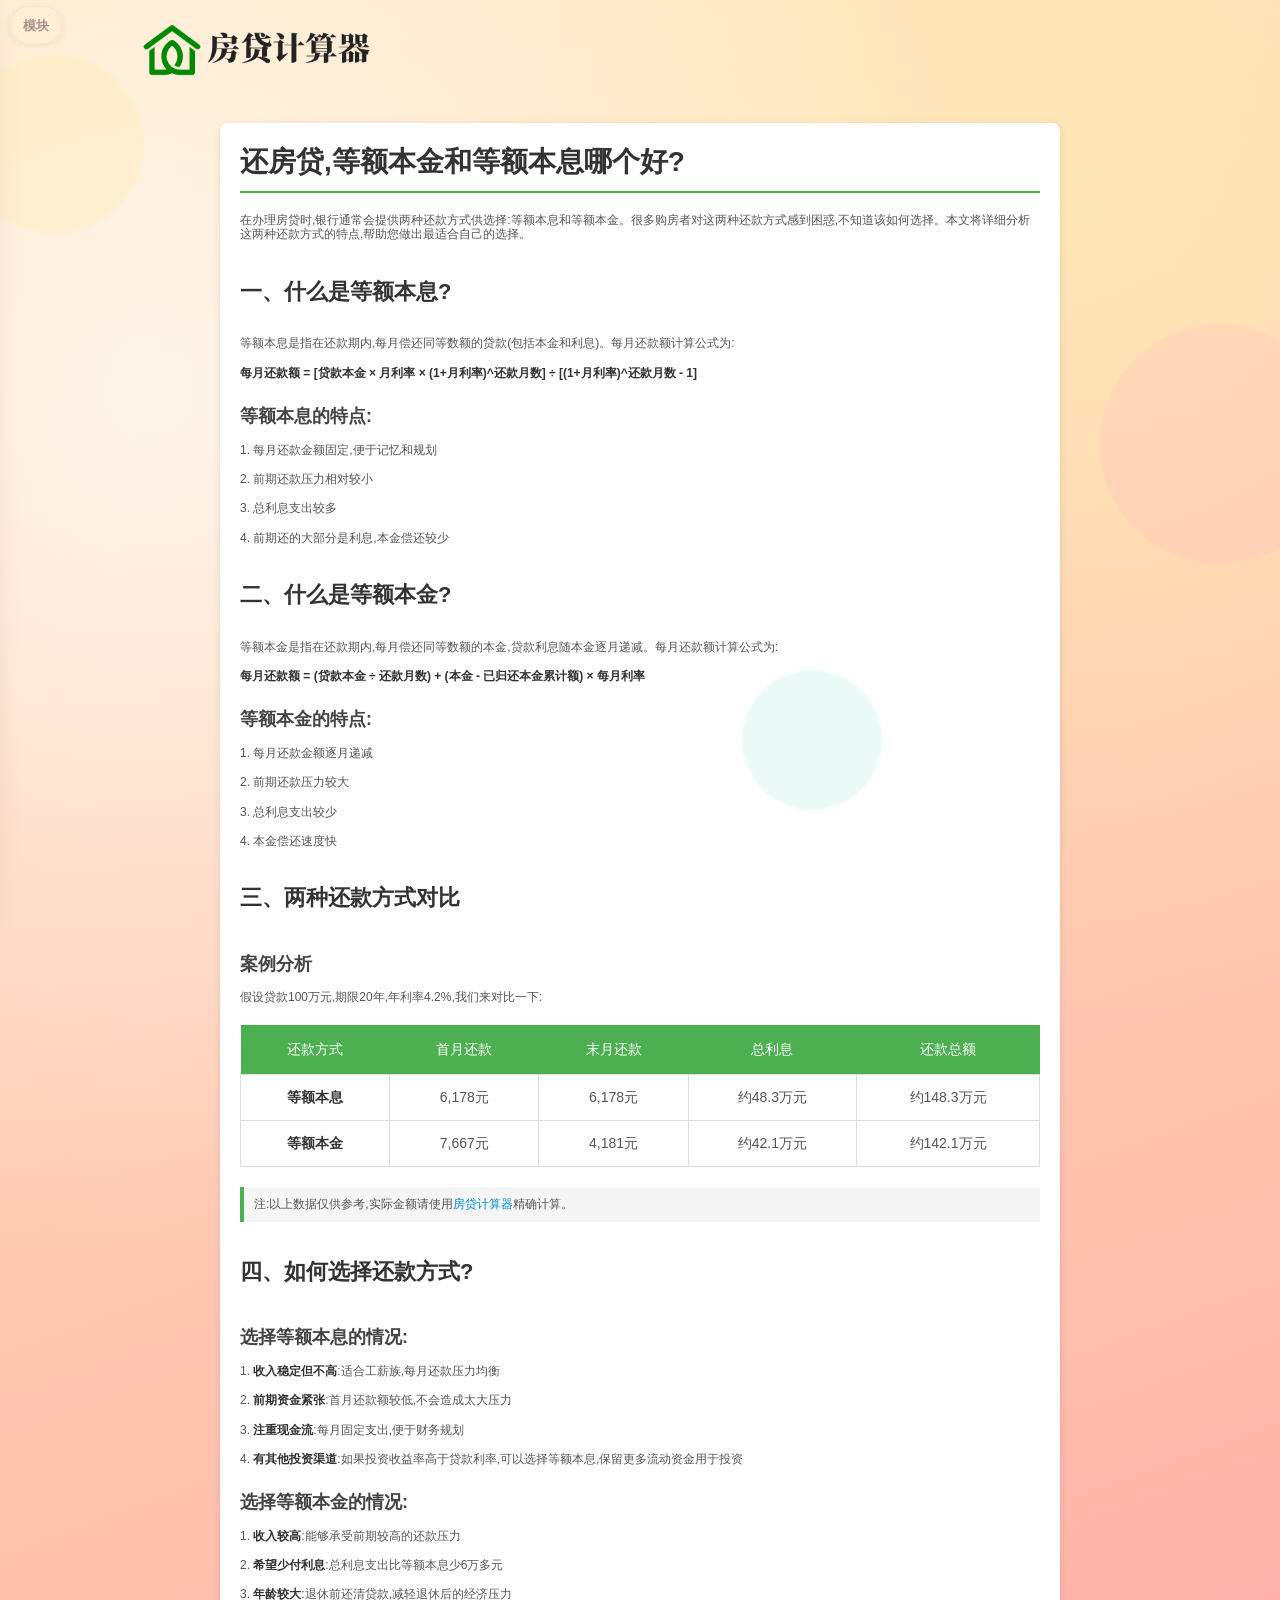
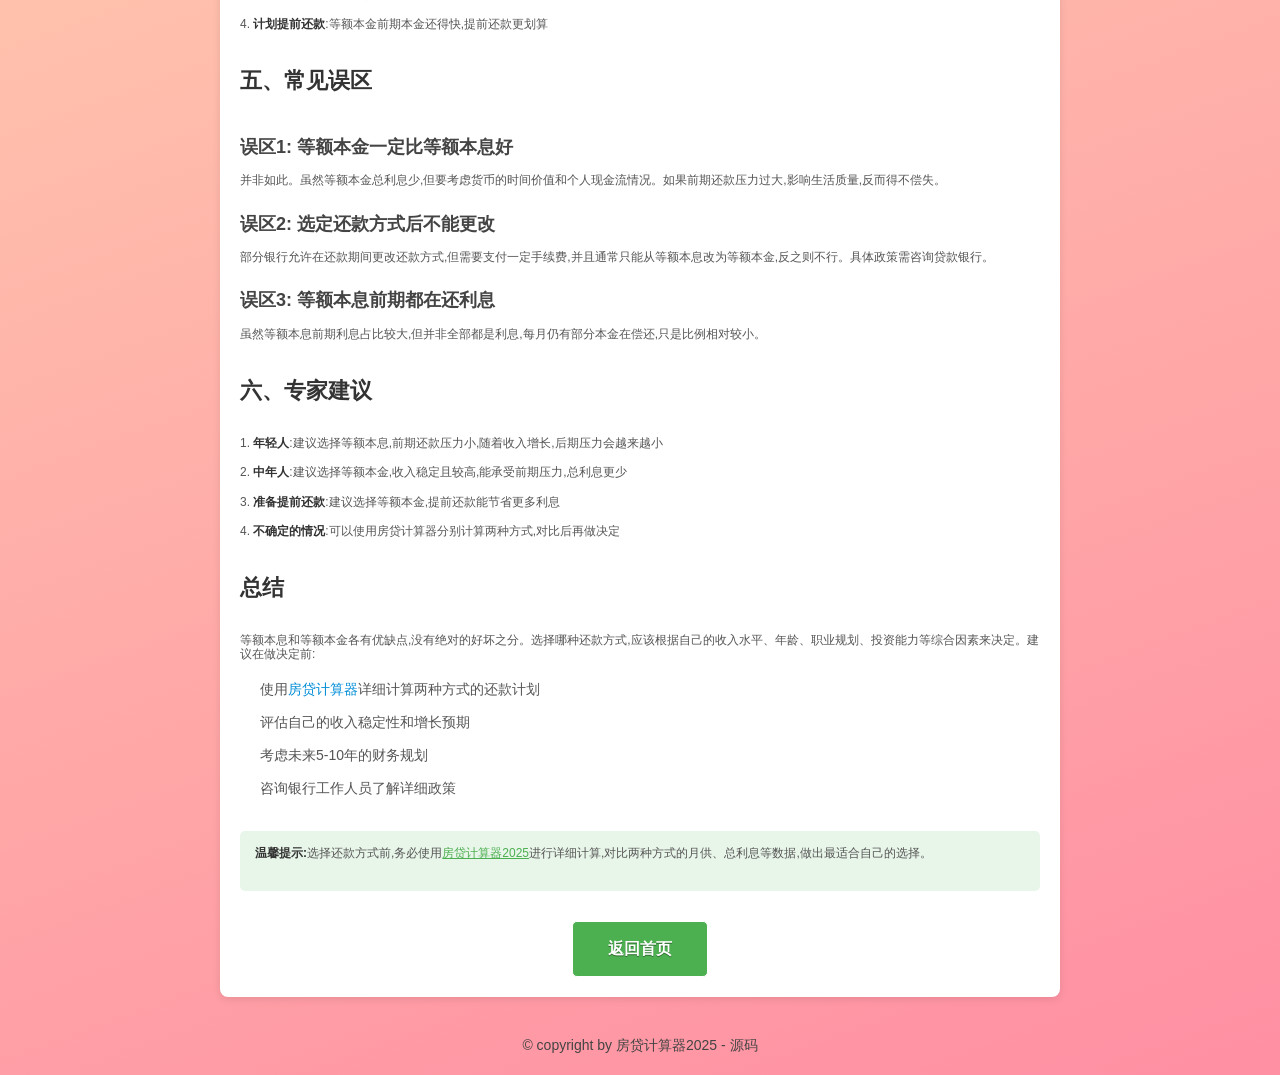
<file: fangdai/post/2.html>
<!-- yubin@copyright.com -->
<!DOCTYPE html>
<html dir="ltr" lang="zh-CN">
<head>
    <meta http-equiv="Content-Type" content="text/html; charset=UTF-8"/>
    <title>还房贷,等额本金和等额本息哪个好？- 房贷计算器2025</title>
    <meta name="keywords" content="等额本金,等额本息,房贷还款方式,贷款计算器"/>
    <meta name="description" content="详细对比等额本金和等额本息两种还款方式的优缺点,帮助您选择最适合的房贷还款方案"/>
    <meta name="viewport" content="width=device-width,initial-scale=1.0,maximum-scale=5.0,minimum-scale=1.0,user-scalable=yes"/>
    <link rel="icon" sizes="114x114" href="../images/favicon.png">
    <link rel="stylesheet" href="../../styles/site-shell.css" />
    <link rel="stylesheet" type="text/css" href="../css/my-common.min.css"/>
    <link rel="stylesheet" type="text/css" href="../css/my-houseloan.min.css"/>
    <script src="../../scripts/site-shell.js" defer></script>
</head>
<body>
<div class="header">
    <div class="container">
        <div class="logo">
            <a href="/"><img src="../images/logo.png" style="width: 240px;height: 60px;" title="房贷计算器"></a>
        </div>
    </div>
</div>
<div class="container">
    <div class="article-content">
        <h1>还房贷,等额本金和等额本息哪个好?</h1>

        <div class="article-body">
            <p>在办理房贷时,银行通常会提供两种还款方式供选择:等额本息和等额本金。很多购房者对这两种还款方式感到困惑,不知道该如何选择。本文将详细分析这两种还款方式的特点,帮助您做出最适合自己的选择。</p>

            <h2>一、什么是等额本息?</h2>
            <p>等额本息是指在还款期内,每月偿还同等数额的贷款(包括本金和利息)。每月还款额计算公式为:</p>
            <p><strong>每月还款额 = [贷款本金 × 月利率 × (1+月利率)^还款月数] ÷ [(1+月利率)^还款月数 - 1]</strong></p>

            <h3>等额本息的特点:</h3>
            <p>1. 每月还款金额固定,便于记忆和规划</p>
            <p>2. 前期还款压力相对较小</p>
            <p>3. 总利息支出较多</p>
            <p>4. 前期还的大部分是利息,本金偿还较少</p>

            <h2>二、什么是等额本金?</h2>
            <p>等额本金是指在还款期内,每月偿还同等数额的本金,贷款利息随本金逐月递减。每月还款额计算公式为:</p>
            <p><strong>每月还款额 = (贷款本金 ÷ 还款月数) + (本金 - 已归还本金累计额) × 每月利率</strong></p>

            <h3>等额本金的特点:</h3>
            <p>1. 每月还款金额逐月递减</p>
            <p>2. 前期还款压力较大</p>
            <p>3. 总利息支出较少</p>
            <p>4. 本金偿还速度快</p>

            <h2>三、两种还款方式对比</h2>

            <h3>案例分析</h3>
            <p>假设贷款100万元,期限20年,年利率4.2%,我们来对比一下:</p>

            <div class="comparison-table">
                <table border="1" cellpadding="10" cellspacing="0">
                    <thead>
                        <tr>
                            <th>还款方式</th>
                            <th>首月还款</th>
                            <th>末月还款</th>
                            <th>总利息</th>
                            <th>还款总额</th>
                        </tr>
                    </thead>
                    <tbody>
                        <tr>
                            <td><strong>等额本息</strong></td>
                            <td>6,178元</td>
                            <td>6,178元</td>
                            <td>约48.3万元</td>
                            <td>约148.3万元</td>
                        </tr>
                        <tr>
                            <td><strong>等额本金</strong></td>
                            <td>7,667元</td>
                            <td>4,181元</td>
                            <td>约42.1万元</td>
                            <td>约142.1万元</td>
                        </tr>
                    </tbody>
                </table>
            </div>

            <p><em>注:以上数据仅供参考,实际金额请使用<a href="/">房贷计算器</a>精确计算。</em></p>

            <h2>四、如何选择还款方式?</h2>

            <h3>选择等额本息的情况:</h3>
            <p>1. <strong>收入稳定但不高</strong>:适合工薪族,每月还款压力均衡</p>
            <p>2. <strong>前期资金紧张</strong>:首月还款额较低,不会造成太大压力</p>
            <p>3. <strong>注重现金流</strong>:每月固定支出,便于财务规划</p>
            <p>4. <strong>有其他投资渠道</strong>:如果投资收益率高于贷款利率,可以选择等额本息,保留更多流动资金用于投资</p>

            <h3>选择等额本金的情况:</h3>
            <p>1. <strong>收入较高</strong>:能够承受前期较高的还款压力</p>
            <p>2. <strong>希望少付利息</strong>:总利息支出比等额本息少6万多元</p>
            <p>3. <strong>年龄较大</strong>:退休前还清贷款,减轻退休后的经济压力</p>
            <p>4. <strong>计划提前还款</strong>:等额本金前期本金还得快,提前还款更划算</p>

            <h2>五、常见误区</h2>

            <h3>误区1: 等额本金一定比等额本息好</h3>
            <p>并非如此。虽然等额本金总利息少,但要考虑货币的时间价值和个人现金流情况。如果前期还款压力过大,影响生活质量,反而得不偿失。</p>

            <h3>误区2: 选定还款方式后不能更改</h3>
            <p>部分银行允许在还款期间更改还款方式,但需要支付一定手续费,并且通常只能从等额本息改为等额本金,反之则不行。具体政策需咨询贷款银行。</p>

            <h3>误区3: 等额本息前期都在还利息</h3>
            <p>虽然等额本息前期利息占比较大,但并非全部都是利息,每月仍有部分本金在偿还,只是比例相对较小。</p>

            <h2>六、专家建议</h2>
            <p>1. <strong>年轻人</strong>:建议选择等额本息,前期还款压力小,随着收入增长,后期压力会越来越小</p>
            <p>2. <strong>中年人</strong>:建议选择等额本金,收入稳定且较高,能承受前期压力,总利息更少</p>
            <p>3. <strong>准备提前还款</strong>:建议选择等额本金,提前还款能节省更多利息</p>
            <p>4. <strong>不确定的情况</strong>:可以使用房贷计算器分别计算两种方式,对比后再做决定</p>

            <h2>总结</h2>
            <p>等额本息和等额本金各有优缺点,没有绝对的好坏之分。选择哪种还款方式,应该根据自己的收入水平、年龄、职业规划、投资能力等综合因素来决定。建议在做决定前:</p>
            <ul>
                <li>使用<a href="/">房贷计算器</a>详细计算两种方式的还款计划</li>
                <li>评估自己的收入稳定性和增长预期</li>
                <li>考虑未来5-10年的财务规划</li>
                <li>咨询银行工作人员了解详细政策</li>
            </ul>

            <div class="tips">
                <p><strong>温馨提示:</strong>选择还款方式前,务必使用<a href="/">房贷计算器2025</a>进行详细计算,对比两种方式的月供、总利息等数据,做出最适合自己的选择。</p>
            </div>
        </div>

        <div class="back-home">
            <a href="/" class="ui-btn">返回首页</a>
        </div>
    </div>
</div>
<div class="footer">
    &copy; copyright by <a href="/">房贷计算器2025</a> - <a href="https://github.com/geeeeeeeek/fangdai">源码</a>
</div>
<style>
.article-content {
    max-width: 800px;
    margin: 20px auto;
    padding: 20px;
    background: #fff;
    border-radius: 8px;
    box-shadow: 0 2px 8px rgba(0,0,0,0.1);
}
.article-content h1 {
    font-size: 28px;
    color: #333;
    margin-bottom: 20px;
    padding-bottom: 10px;
    border-bottom: 2px solid #4CAF50;
}
.article-body {
    line-height: 1.8;
    color: #555;
}
.article-body h2 {
    font-size: 22px;
    color: #333;
    margin-top: 30px;
    margin-bottom: 15px;
}
.article-body h3 {
    font-size: 18px;
    color: #444;
    margin-top: 20px;
    margin-bottom: 10px;
}
.article-body p {
    margin-bottom: 15px;
}
.article-body ul {
    margin-left: 20px;
    margin-bottom: 15px;
}
.article-body ul li {
    margin-bottom: 8px;
}
.article-body strong {
    color: #333;
}
.article-body em {
    background: #f5f5f5;
    padding: 10px;
    display: block;
    margin: 15px 0;
    border-left: 4px solid #4CAF50;
    font-style: normal;
}
.comparison-table {
    margin: 20px 0;
    overflow-x: auto;
}
.comparison-table table {
    width: 100%;
    border-collapse: collapse;
}
.comparison-table th {
    background: #4CAF50;
    color: white;
    padding: 12px;
    text-align: center;
}
.comparison-table td {
    padding: 10px;
    text-align: center;
    border: 1px solid #ddd;
}
.tips {
    background: #e8f5e9;
    padding: 15px;
    border-radius: 5px;
    margin-top: 30px;
}
.tips a {
    color: #4CAF50;
    text-decoration: underline;
}
.back-home {
    text-align: center;
    margin-top: 30px;
}
.back-home .ui-btn {
    display: inline-block;
    padding: 10px 30px;
    background: #4CAF50;
    color: #fff;
    text-decoration: none;
    border-radius: 5px;
}
</style>
</body>
</html>
</file>
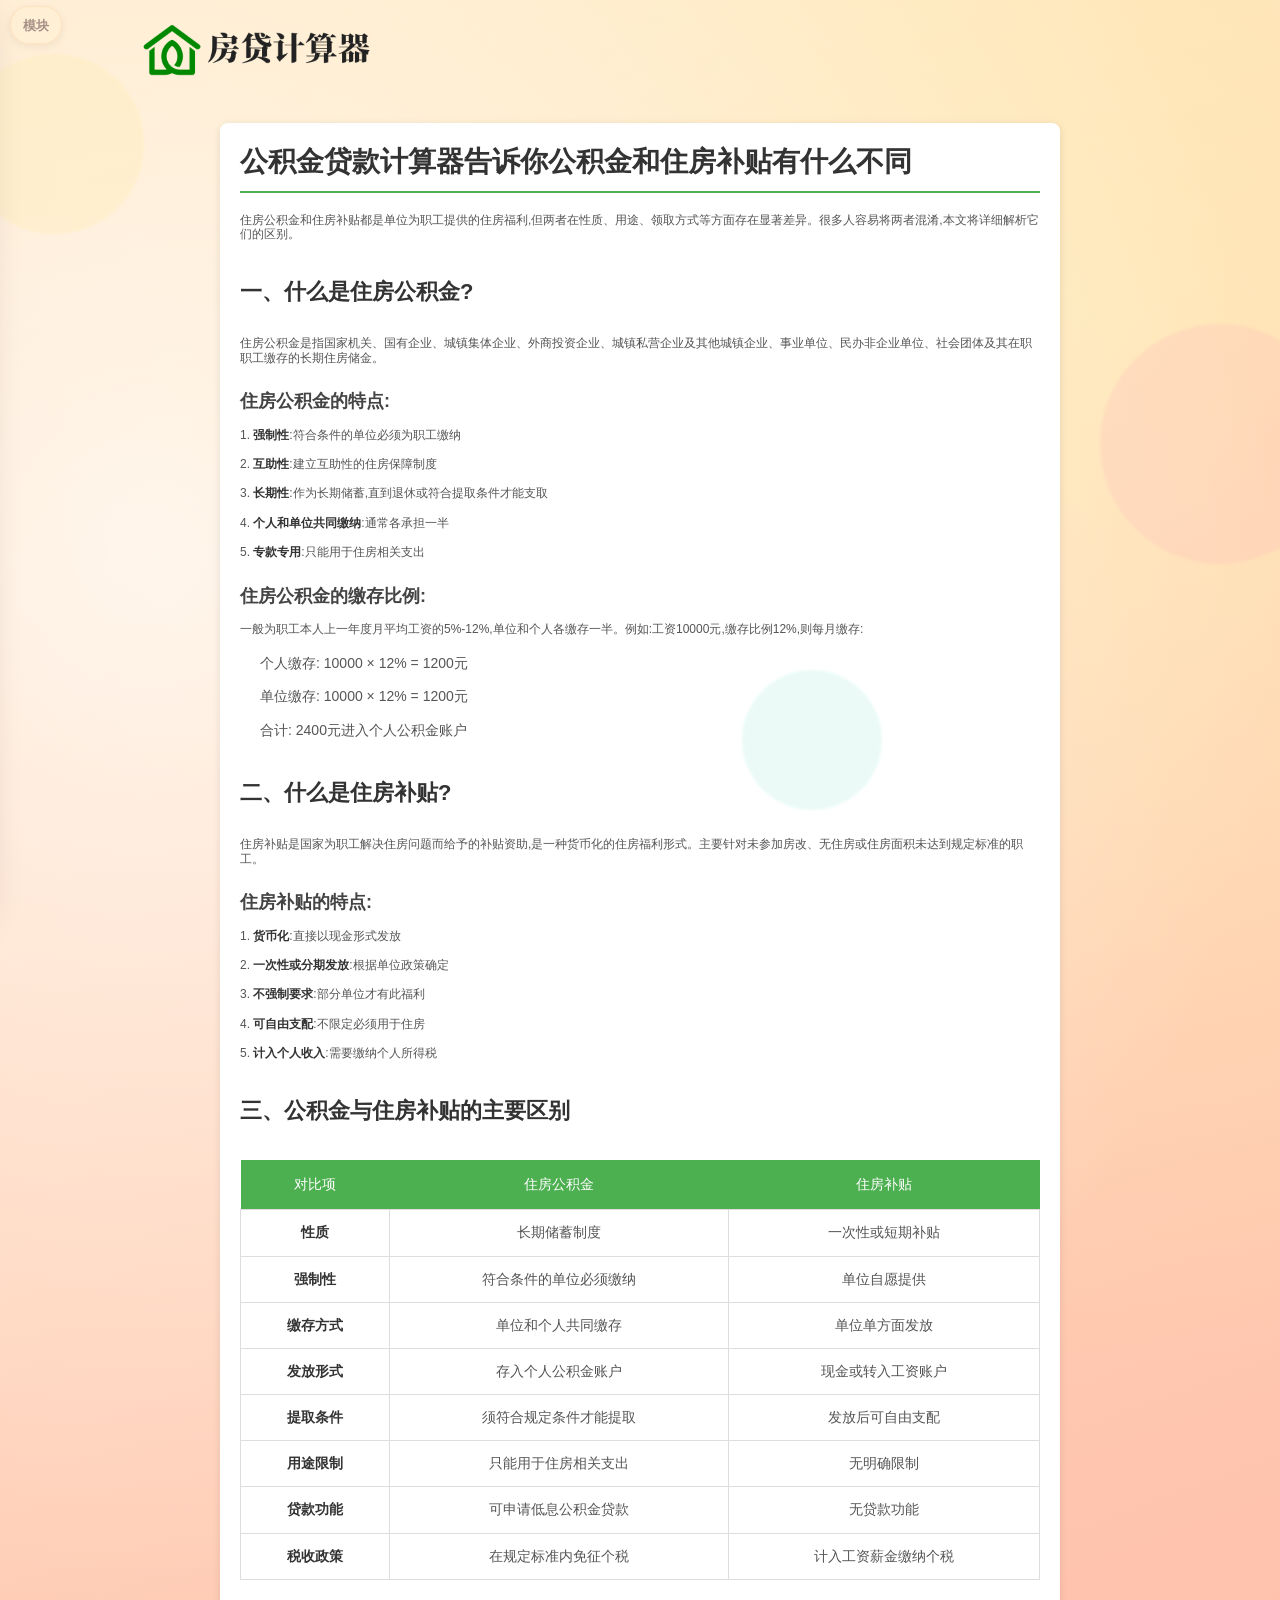
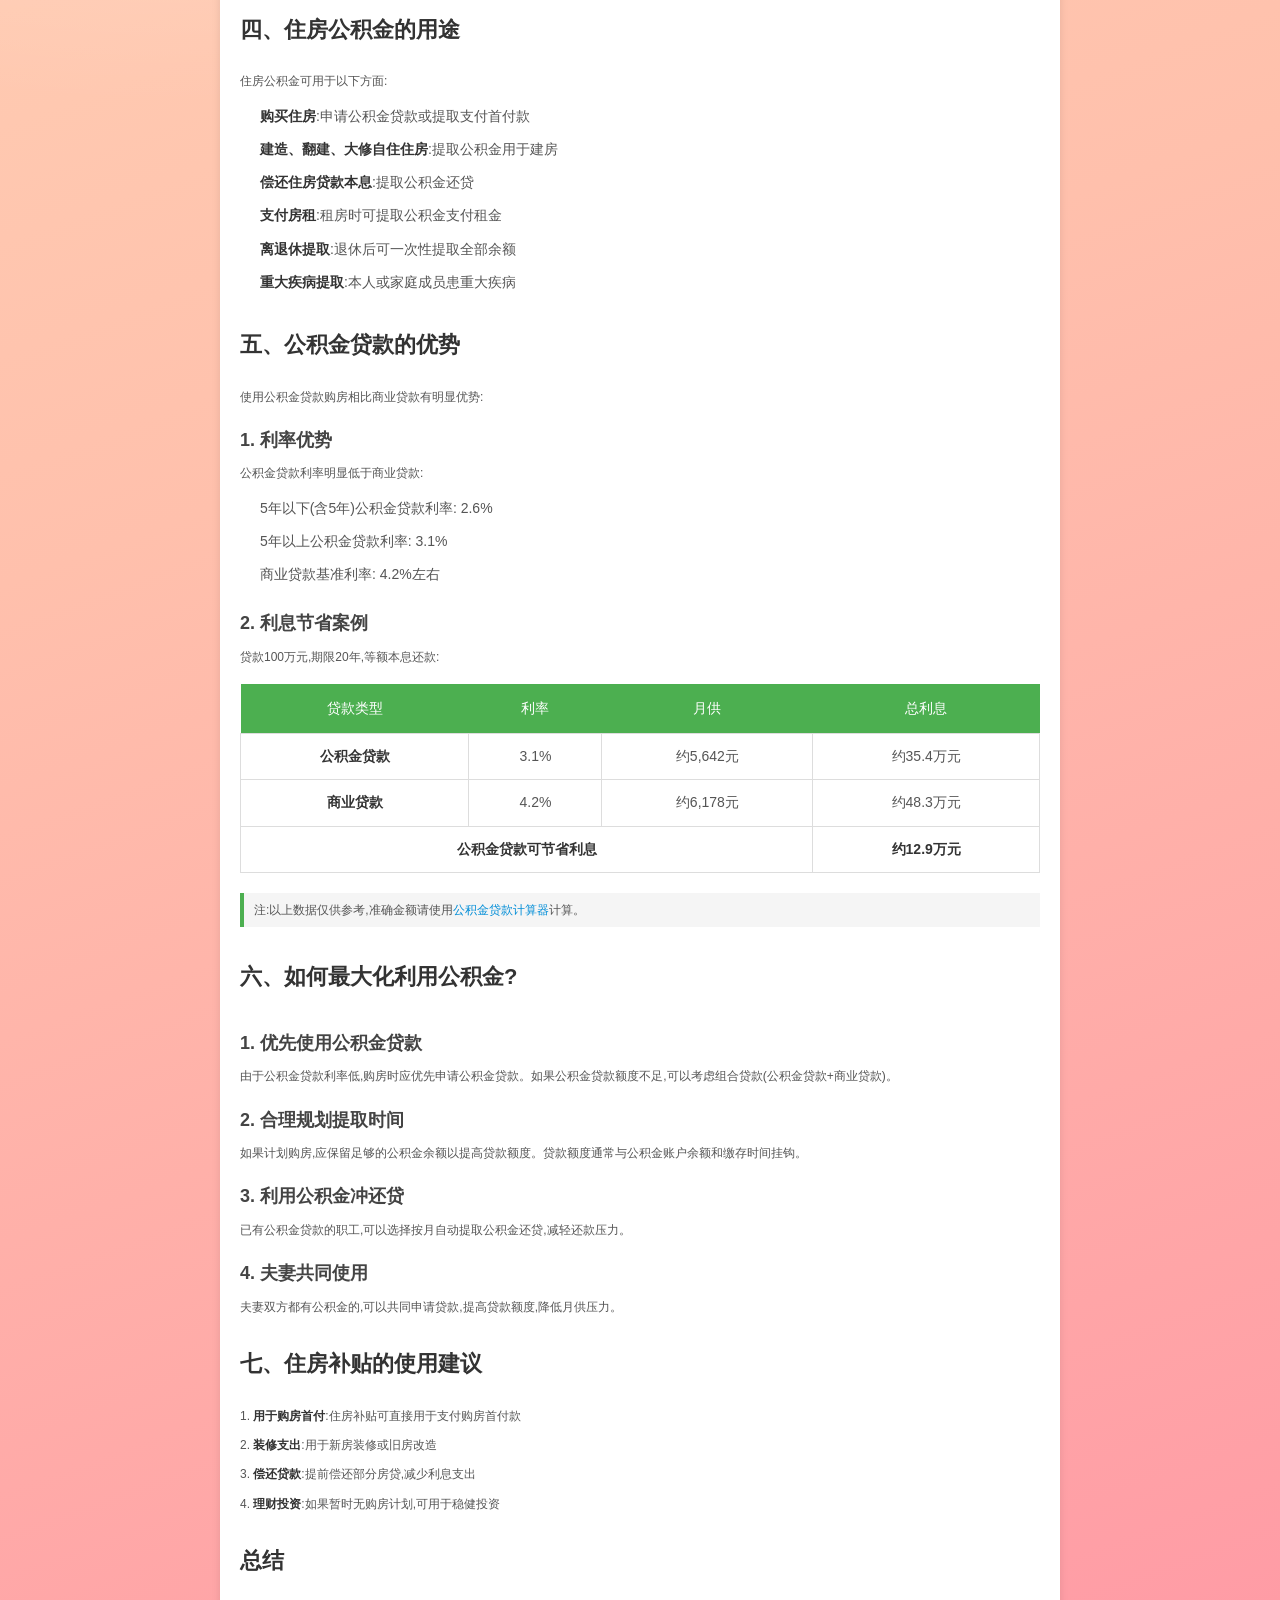
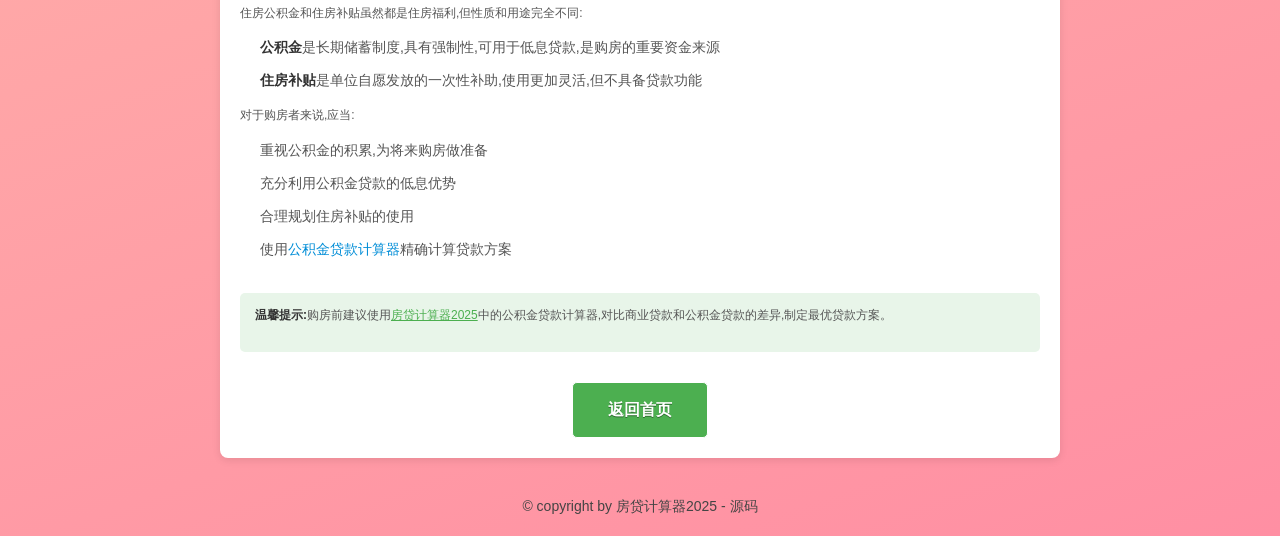
<file: fangdai/post/3.html>
<!-- yubin@copyright.com -->
<!DOCTYPE html>
<html dir="ltr" lang="zh-CN">
<head>
    <meta http-equiv="Content-Type" content="text/html; charset=UTF-8"/>
    <title>公积金贷款计算器告诉你公积金和住房补贴有什么不同 - 房贷计算器2025</title>
    <meta name="keywords" content="公积金贷款,住房补贴,公积金计算器,住房公积金"/>
    <meta name="description" content="详细解析住房公积金和住房补贴的区别,帮助您更好地了解住房福利政策"/>
    <meta name="viewport" content="width=device-width,initial-scale=1.0,maximum-scale=5.0,minimum-scale=1.0,user-scalable=yes"/>
    <link rel="icon" sizes="114x114" href="../images/favicon.png">
    <link rel="stylesheet" href="../../styles/site-shell.css" />
    <link rel="stylesheet" type="text/css" href="../css/my-common.min.css"/>
    <link rel="stylesheet" type="text/css" href="../css/my-houseloan.min.css"/>
    <script src="../../scripts/site-shell.js" defer></script>
</head>
<body>
<div class="header">
    <div class="container">
        <div class="logo">
            <a href="/"><img src="../images/logo.png" style="width: 240px;height: 60px;" title="房贷计算器"></a>
        </div>
    </div>
</div>
<div class="container">
    <div class="article-content">
        <h1>公积金贷款计算器告诉你公积金和住房补贴有什么不同</h1>

        <div class="article-body">
            <p>住房公积金和住房补贴都是单位为职工提供的住房福利,但两者在性质、用途、领取方式等方面存在显著差异。很多人容易将两者混淆,本文将详细解析它们的区别。</p>

            <h2>一、什么是住房公积金?</h2>
            <p>住房公积金是指国家机关、国有企业、城镇集体企业、外商投资企业、城镇私营企业及其他城镇企业、事业单位、民办非企业单位、社会团体及其在职职工缴存的长期住房储金。</p>

            <h3>住房公积金的特点:</h3>
            <p>1. <strong>强制性</strong>:符合条件的单位必须为职工缴纳</p>
            <p>2. <strong>互助性</strong>:建立互助性的住房保障制度</p>
            <p>3. <strong>长期性</strong>:作为长期储蓄,直到退休或符合提取条件才能支取</p>
            <p>4. <strong>个人和单位共同缴纳</strong>:通常各承担一半</p>
            <p>5. <strong>专款专用</strong>:只能用于住房相关支出</p>

            <h3>住房公积金的缴存比例:</h3>
            <p>一般为职工本人上一年度月平均工资的5%-12%,单位和个人各缴存一半。例如:工资10000元,缴存比例12%,则每月缴存:</p>
            <ul>
                <li>个人缴存: 10000 × 12% = 1200元</li>
                <li>单位缴存: 10000 × 12% = 1200元</li>
                <li>合计: 2400元进入个人公积金账户</li>
            </ul>

            <h2>二、什么是住房补贴?</h2>
            <p>住房补贴是国家为职工解决住房问题而给予的补贴资助,是一种货币化的住房福利形式。主要针对未参加房改、无住房或住房面积未达到规定标准的职工。</p>

            <h3>住房补贴的特点:</h3>
            <p>1. <strong>货币化</strong>:直接以现金形式发放</p>
            <p>2. <strong>一次性或分期发放</strong>:根据单位政策确定</p>
            <p>3. <strong>不强制要求</strong>:部分单位才有此福利</p>
            <p>4. <strong>可自由支配</strong>:不限定必须用于住房</p>
            <p>5. <strong>计入个人收入</strong>:需要缴纳个人所得税</p>

            <h2>三、公积金与住房补贴的主要区别</h2>

            <div class="comparison-table">
                <table border="1" cellpadding="10" cellspacing="0">
                    <thead>
                        <tr>
                            <th>对比项</th>
                            <th>住房公积金</th>
                            <th>住房补贴</th>
                        </tr>
                    </thead>
                    <tbody>
                        <tr>
                            <td><strong>性质</strong></td>
                            <td>长期储蓄制度</td>
                            <td>一次性或短期补贴</td>
                        </tr>
                        <tr>
                            <td><strong>强制性</strong></td>
                            <td>符合条件的单位必须缴纳</td>
                            <td>单位自愿提供</td>
                        </tr>
                        <tr>
                            <td><strong>缴存方式</strong></td>
                            <td>单位和个人共同缴存</td>
                            <td>单位单方面发放</td>
                        </tr>
                        <tr>
                            <td><strong>发放形式</strong></td>
                            <td>存入个人公积金账户</td>
                            <td>现金或转入工资账户</td>
                        </tr>
                        <tr>
                            <td><strong>提取条件</strong></td>
                            <td>须符合规定条件才能提取</td>
                            <td>发放后可自由支配</td>
                        </tr>
                        <tr>
                            <td><strong>用途限制</strong></td>
                            <td>只能用于住房相关支出</td>
                            <td>无明确限制</td>
                        </tr>
                        <tr>
                            <td><strong>贷款功能</strong></td>
                            <td>可申请低息公积金贷款</td>
                            <td>无贷款功能</td>
                        </tr>
                        <tr>
                            <td><strong>税收政策</strong></td>
                            <td>在规定标准内免征个税</td>
                            <td>计入工资薪金缴纳个税</td>
                        </tr>
                    </tbody>
                </table>
            </div>

            <h2>四、住房公积金的用途</h2>
            <p>住房公积金可用于以下方面:</p>
            <ol>
                <li><strong>购买住房</strong>:申请公积金贷款或提取支付首付款</li>
                <li><strong>建造、翻建、大修自住住房</strong>:提取公积金用于建房</li>
                <li><strong>偿还住房贷款本息</strong>:提取公积金还贷</li>
                <li><strong>支付房租</strong>:租房时可提取公积金支付租金</li>
                <li><strong>离退休提取</strong>:退休后可一次性提取全部余额</li>
                <li><strong>重大疾病提取</strong>:本人或家庭成员患重大疾病</li>
            </ol>

            <h2>五、公积金贷款的优势</h2>
            <p>使用公积金贷款购房相比商业贷款有明显优势:</p>

            <h3>1. 利率优势</h3>
            <p>公积金贷款利率明显低于商业贷款:</p>
            <ul>
                <li>5年以下(含5年)公积金贷款利率: 2.6%</li>
                <li>5年以上公积金贷款利率: 3.1%</li>
                <li>商业贷款基准利率: 4.2%左右</li>
            </ul>

            <h3>2. 利息节省案例</h3>
            <p>贷款100万元,期限20年,等额本息还款:</p>
            <div class="comparison-table">
                <table border="1" cellpadding="10" cellspacing="0">
                    <thead>
                        <tr>
                            <th>贷款类型</th>
                            <th>利率</th>
                            <th>月供</th>
                            <th>总利息</th>
                        </tr>
                    </thead>
                    <tbody>
                        <tr>
                            <td><strong>公积金贷款</strong></td>
                            <td>3.1%</td>
                            <td>约5,642元</td>
                            <td>约35.4万元</td>
                        </tr>
                        <tr>
                            <td><strong>商业贷款</strong></td>
                            <td>4.2%</td>
                            <td>约6,178元</td>
                            <td>约48.3万元</td>
                        </tr>
                        <tr>
                            <td colspan="3"><strong>公积金贷款可节省利息</strong></td>
                            <td><strong>约12.9万元</strong></td>
                        </tr>
                    </tbody>
                </table>
            </div>
            <p><em>注:以上数据仅供参考,准确金额请使用<a href="/">公积金贷款计算器</a>计算。</em></p>

            <h2>六、如何最大化利用公积金?</h2>

            <h3>1. 优先使用公积金贷款</h3>
            <p>由于公积金贷款利率低,购房时应优先申请公积金贷款。如果公积金贷款额度不足,可以考虑组合贷款(公积金贷款+商业贷款)。</p>

            <h3>2. 合理规划提取时间</h3>
            <p>如果计划购房,应保留足够的公积金余额以提高贷款额度。贷款额度通常与公积金账户余额和缴存时间挂钩。</p>

            <h3>3. 利用公积金冲还贷</h3>
            <p>已有公积金贷款的职工,可以选择按月自动提取公积金还贷,减轻还款压力。</p>

            <h3>4. 夫妻共同使用</h3>
            <p>夫妻双方都有公积金的,可以共同申请贷款,提高贷款额度,降低月供压力。</p>

            <h2>七、住房补贴的使用建议</h2>
            <p>1. <strong>用于购房首付</strong>:住房补贴可直接用于支付购房首付款</p>
            <p>2. <strong>装修支出</strong>:用于新房装修或旧房改造</p>
            <p>3. <strong>偿还贷款</strong>:提前偿还部分房贷,减少利息支出</p>
            <p>4. <strong>理财投资</strong>:如果暂时无购房计划,可用于稳健投资</p>

            <h2>总结</h2>
            <p>住房公积金和住房补贴虽然都是住房福利,但性质和用途完全不同:</p>
            <ul>
                <li><strong>公积金</strong>是长期储蓄制度,具有强制性,可用于低息贷款,是购房的重要资金来源</li>
                <li><strong>住房补贴</strong>是单位自愿发放的一次性补助,使用更加灵活,但不具备贷款功能</li>
            </ul>

            <p>对于购房者来说,应当:</p>
            <ol>
                <li>重视公积金的积累,为将来购房做准备</li>
                <li>充分利用公积金贷款的低息优势</li>
                <li>合理规划住房补贴的使用</li>
                <li>使用<a href="/">公积金贷款计算器</a>精确计算贷款方案</li>
            </ol>

            <div class="tips">
                <p><strong>温馨提示:</strong>购房前建议使用<a href="/">房贷计算器2025</a>中的公积金贷款计算器,对比商业贷款和公积金贷款的差异,制定最优贷款方案。</p>
            </div>
        </div>

        <div class="back-home">
            <a href="/" class="ui-btn">返回首页</a>
        </div>
    </div>
</div>
<div class="footer">
    &copy; copyright by <a href="/">房贷计算器2025</a> - <a href="https://github.com/geeeeeeeek/fangdai">源码</a>
</div>
<style>
.article-content {
    max-width: 800px;
    margin: 20px auto;
    padding: 20px;
    background: #fff;
    border-radius: 8px;
    box-shadow: 0 2px 8px rgba(0,0,0,0.1);
}
.article-content h1 {
    font-size: 28px;
    color: #333;
    margin-bottom: 20px;
    padding-bottom: 10px;
    border-bottom: 2px solid #4CAF50;
}
.article-body {
    line-height: 1.8;
    color: #555;
}
.article-body h2 {
    font-size: 22px;
    color: #333;
    margin-top: 30px;
    margin-bottom: 15px;
}
.article-body h3 {
    font-size: 18px;
    color: #444;
    margin-top: 20px;
    margin-bottom: 10px;
}
.article-body p {
    margin-bottom: 15px;
}
.article-body ul, .article-body ol {
    margin-left: 20px;
    margin-bottom: 15px;
}
.article-body ul li, .article-body ol li {
    margin-bottom: 8px;
}
.article-body strong {
    color: #333;
}
.article-body em {
    background: #f5f5f5;
    padding: 10px;
    display: block;
    margin: 15px 0;
    border-left: 4px solid #4CAF50;
    font-style: normal;
}
.comparison-table {
    margin: 20px 0;
    overflow-x: auto;
}
.comparison-table table {
    width: 100%;
    border-collapse: collapse;
}
.comparison-table th {
    background: #4CAF50;
    color: white;
    padding: 12px;
    text-align: center;
}
.comparison-table td {
    padding: 10px;
    text-align: center;
    border: 1px solid #ddd;
}
.tips {
    background: #e8f5e9;
    padding: 15px;
    border-radius: 5px;
    margin-top: 30px;
}
.tips a {
    color: #4CAF50;
    text-decoration: underline;
}
.back-home {
    text-align: center;
    margin-top: 30px;
}
.back-home .ui-btn {
    display: inline-block;
    padding: 10px 30px;
    background: #4CAF50;
    color: #fff;
    text-decoration: none;
    border-radius: 5px;
}
</style>
</body>
</html>
</file>
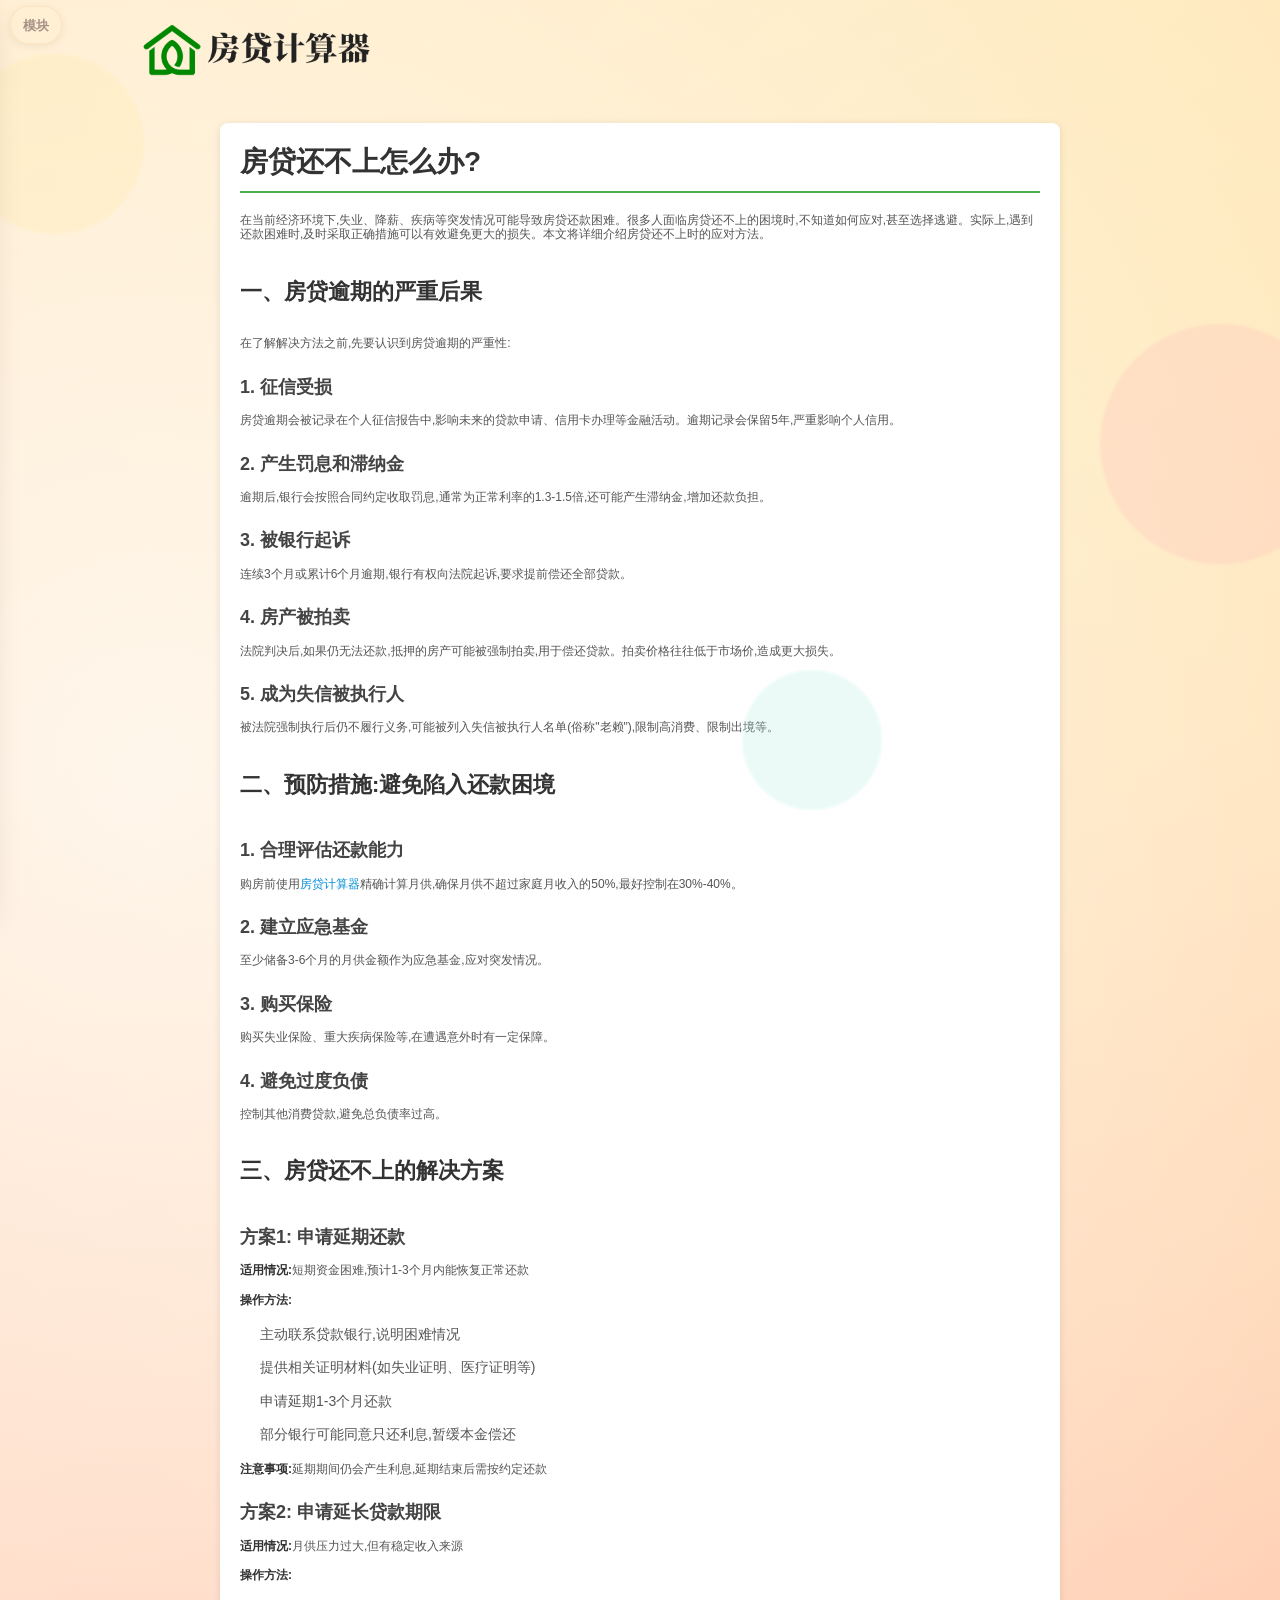
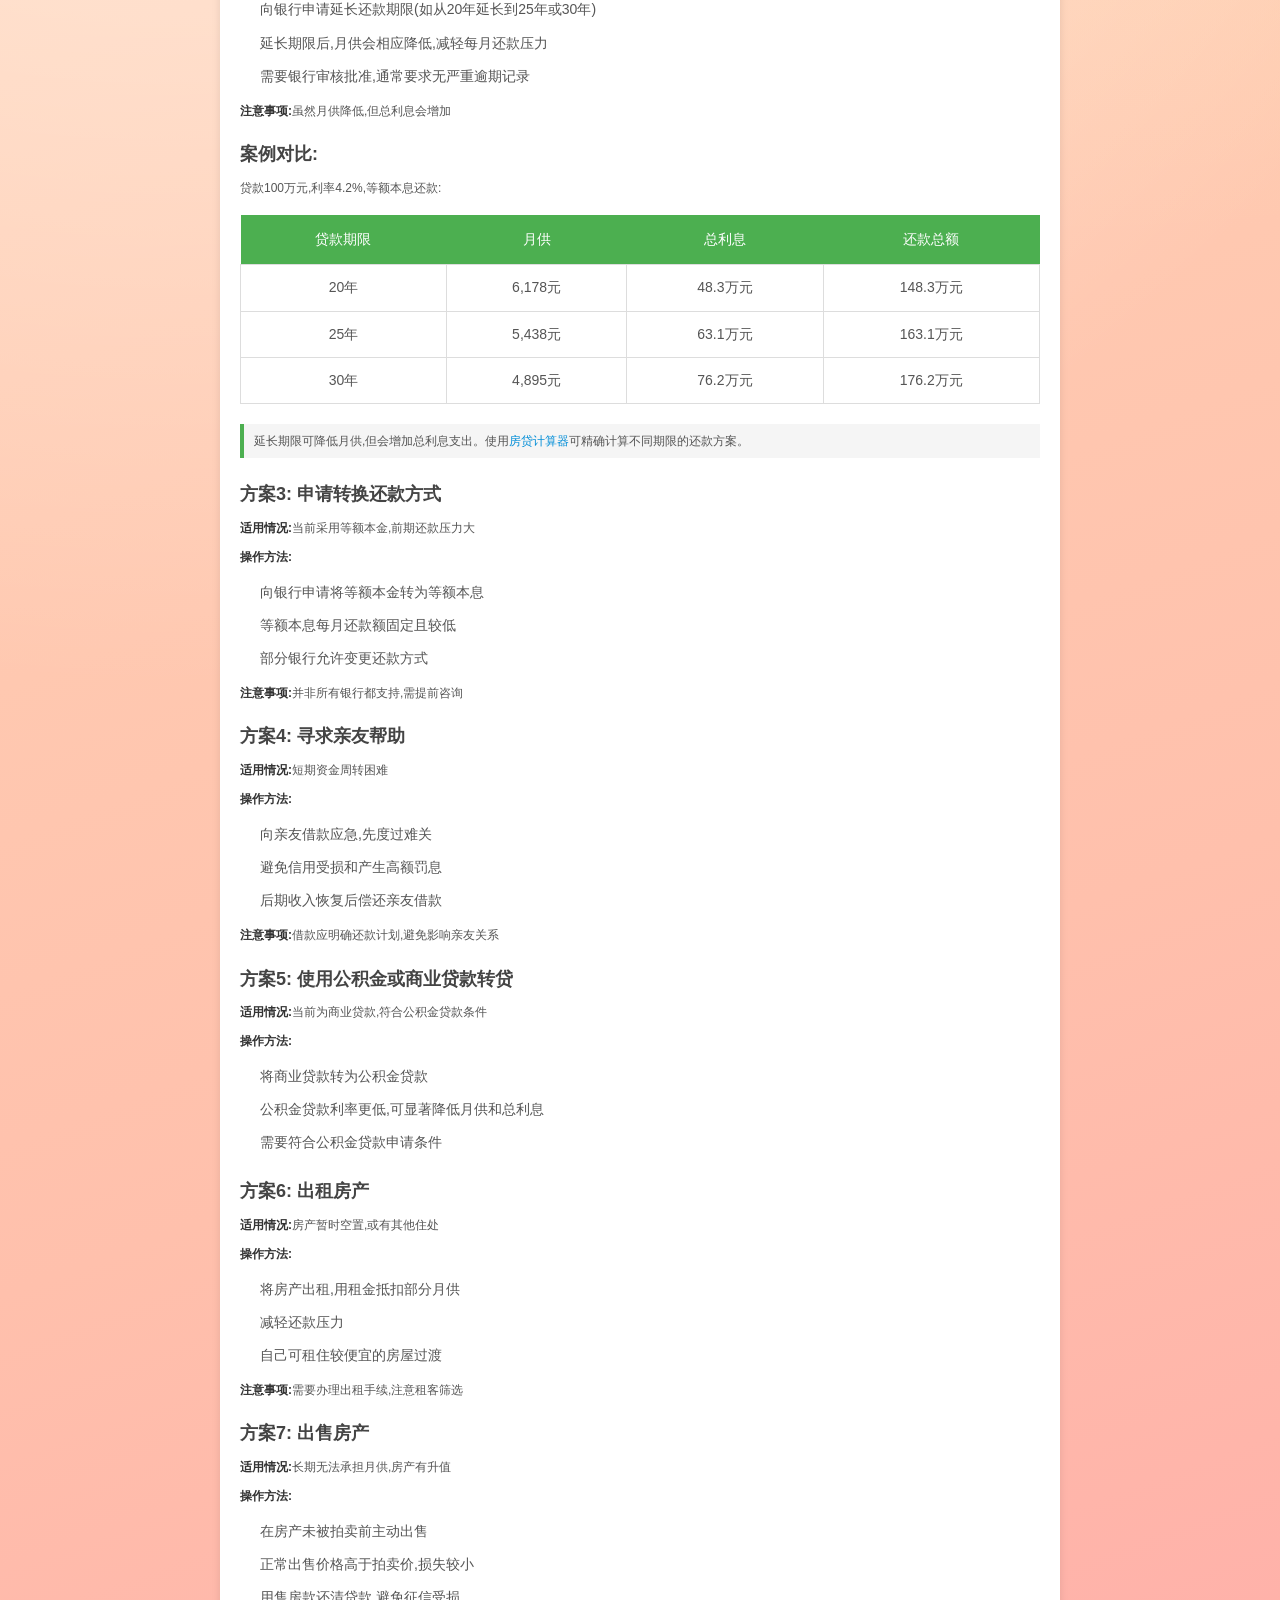
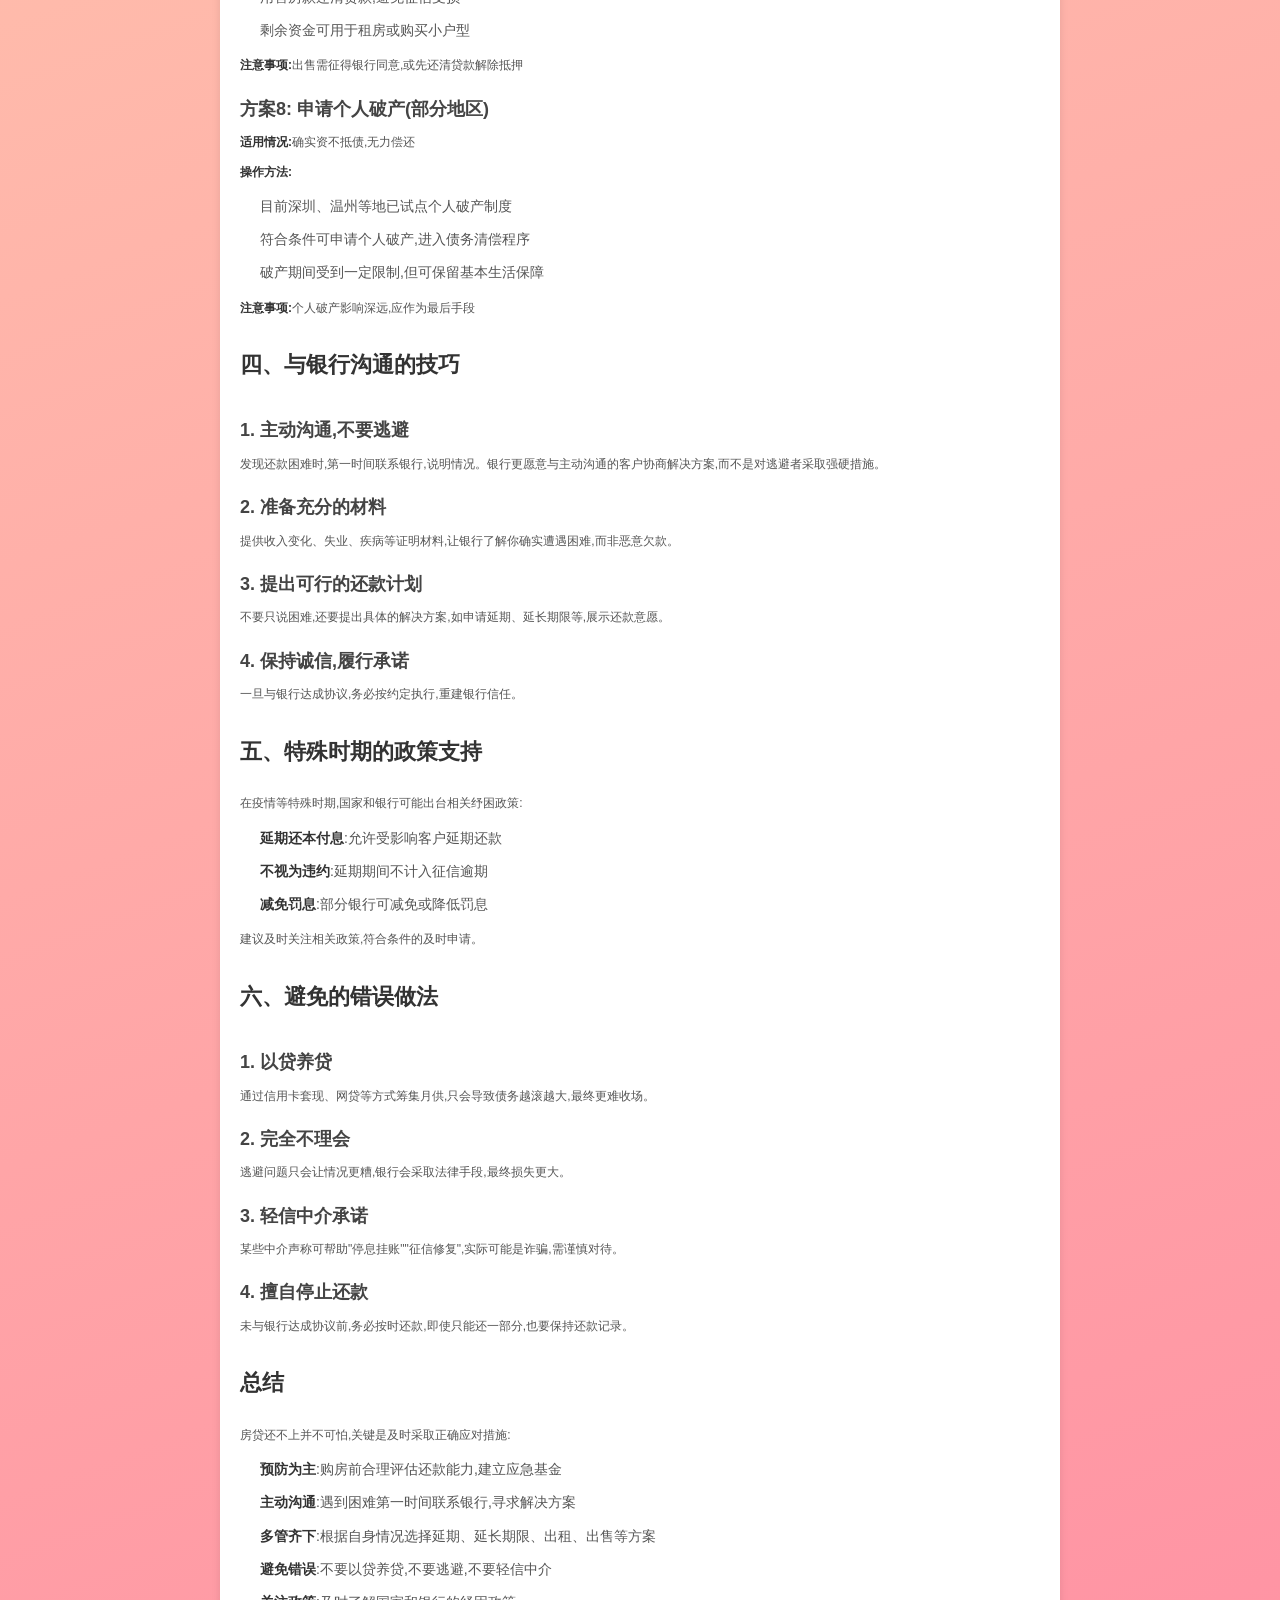
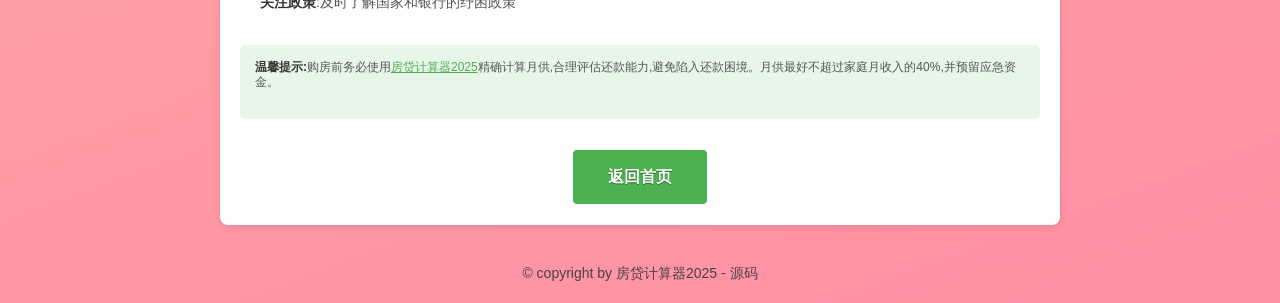
<file: fangdai/post/4.html>
<!-- yubin@copyright.com -->
<!DOCTYPE html>
<html dir="ltr" lang="zh-CN">
<head>
    <meta http-equiv="Content-Type" content="text/html; charset=UTF-8"/>
    <title>房贷还不上怎么办？- 房贷计算器2025</title>
    <meta name="keywords" content="房贷还不上,逾期还款,房贷断供,贷款违约,房贷计算器"/>
    <meta name="description" content="房贷还不上怎么办?详解应对房贷还款困难的方法和解决方案,避免逾期造成更大损失"/>
    <meta name="viewport" content="width=device-width,initial-scale=1.0,maximum-scale=5.0,minimum-scale=1.0,user-scalable=yes"/>
    <link rel="icon" sizes="114x114" href="../images/favicon.png">
    <link rel="stylesheet" href="../../styles/site-shell.css" />
    <link rel="stylesheet" type="text/css" href="../css/my-common.min.css"/>
    <link rel="stylesheet" type="text/css" href="../css/my-houseloan.min.css"/>
    <script src="../../scripts/site-shell.js" defer></script>
</head>
<body>
<div class="header">
    <div class="container">
        <div class="logo">
            <a href="/"><img src="../images/logo.png" style="width: 240px;height: 60px;" title="房贷计算器"></a>
        </div>
    </div>
</div>
<div class="container">
    <div class="article-content">
        <h1>房贷还不上怎么办?</h1>

        <div class="article-body">
            <p>在当前经济环境下,失业、降薪、疾病等突发情况可能导致房贷还款困难。很多人面临房贷还不上的困境时,不知道如何应对,甚至选择逃避。实际上,遇到还款困难时,及时采取正确措施可以有效避免更大的损失。本文将详细介绍房贷还不上时的应对方法。</p>

            <h2>一、房贷逾期的严重后果</h2>
            <p>在了解解决方法之前,先要认识到房贷逾期的严重性:</p>

            <h3>1. 征信受损</h3>
            <p>房贷逾期会被记录在个人征信报告中,影响未来的贷款申请、信用卡办理等金融活动。逾期记录会保留5年,严重影响个人信用。</p>

            <h3>2. 产生罚息和滞纳金</h3>
            <p>逾期后,银行会按照合同约定收取罚息,通常为正常利率的1.3-1.5倍,还可能产生滞纳金,增加还款负担。</p>

            <h3>3. 被银行起诉</h3>
            <p>连续3个月或累计6个月逾期,银行有权向法院起诉,要求提前偿还全部贷款。</p>

            <h3>4. 房产被拍卖</h3>
            <p>法院判决后,如果仍无法还款,抵押的房产可能被强制拍卖,用于偿还贷款。拍卖价格往往低于市场价,造成更大损失。</p>

            <h3>5. 成为失信被执行人</h3>
            <p>被法院强制执行后仍不履行义务,可能被列入失信被执行人名单(俗称"老赖"),限制高消费、限制出境等。</p>

            <h2>二、预防措施:避免陷入还款困境</h2>

            <h3>1. 合理评估还款能力</h3>
            <p>购房前使用<a href="/">房贷计算器</a>精确计算月供,确保月供不超过家庭月收入的50%,最好控制在30%-40%。</p>

            <h3>2. 建立应急基金</h3>
            <p>至少储备3-6个月的月供金额作为应急基金,应对突发情况。</p>

            <h3>3. 购买保险</h3>
            <p>购买失业保险、重大疾病保险等,在遭遇意外时有一定保障。</p>

            <h3>4. 避免过度负债</h3>
            <p>控制其他消费贷款,避免总负债率过高。</p>

            <h2>三、房贷还不上的解决方案</h2>

            <h3>方案1: 申请延期还款</h3>
            <p><strong>适用情况:</strong>短期资金困难,预计1-3个月内能恢复正常还款</p>
            <p><strong>操作方法:</strong></p>
            <ul>
                <li>主动联系贷款银行,说明困难情况</li>
                <li>提供相关证明材料(如失业证明、医疗证明等)</li>
                <li>申请延期1-3个月还款</li>
                <li>部分银行可能同意只还利息,暂缓本金偿还</li>
            </ul>
            <p><strong>注意事项:</strong>延期期间仍会产生利息,延期结束后需按约定还款</p>

            <h3>方案2: 申请延长贷款期限</h3>
            <p><strong>适用情况:</strong>月供压力过大,但有稳定收入来源</p>
            <p><strong>操作方法:</strong></p>
            <ul>
                <li>向银行申请延长还款期限(如从20年延长到25年或30年)</li>
                <li>延长期限后,月供会相应降低,减轻每月还款压力</li>
                <li>需要银行审核批准,通常要求无严重逾期记录</li>
            </ul>
            <p><strong>注意事项:</strong>虽然月供降低,但总利息会增加</p>

            <h3>案例对比:</h3>
            <p>贷款100万元,利率4.2%,等额本息还款:</p>
            <div class="comparison-table">
                <table border="1" cellpadding="10" cellspacing="0">
                    <thead>
                        <tr>
                            <th>贷款期限</th>
                            <th>月供</th>
                            <th>总利息</th>
                            <th>还款总额</th>
                        </tr>
                    </thead>
                    <tbody>
                        <tr>
                            <td>20年</td>
                            <td>6,178元</td>
                            <td>48.3万元</td>
                            <td>148.3万元</td>
                        </tr>
                        <tr>
                            <td>25年</td>
                            <td>5,438元</td>
                            <td>63.1万元</td>
                            <td>163.1万元</td>
                        </tr>
                        <tr>
                            <td>30年</td>
                            <td>4,895元</td>
                            <td>76.2万元</td>
                            <td>176.2万元</td>
                        </tr>
                    </tbody>
                </table>
            </div>
            <p><em>延长期限可降低月供,但会增加总利息支出。使用<a href="/">房贷计算器</a>可精确计算不同期限的还款方案。</em></p>

            <h3>方案3: 申请转换还款方式</h3>
            <p><strong>适用情况:</strong>当前采用等额本金,前期还款压力大</p>
            <p><strong>操作方法:</strong></p>
            <ul>
                <li>向银行申请将等额本金转为等额本息</li>
                <li>等额本息每月还款额固定且较低</li>
                <li>部分银行允许变更还款方式</li>
            </ul>
            <p><strong>注意事项:</strong>并非所有银行都支持,需提前咨询</p>

            <h3>方案4: 寻求亲友帮助</h3>
            <p><strong>适用情况:</strong>短期资金周转困难</p>
            <p><strong>操作方法:</strong></p>
            <ul>
                <li>向亲友借款应急,先度过难关</li>
                <li>避免信用受损和产生高额罚息</li>
                <li>后期收入恢复后偿还亲友借款</li>
            </ul>
            <p><strong>注意事项:</strong>借款应明确还款计划,避免影响亲友关系</p>

            <h3>方案5: 使用公积金或商业贷款转贷</h3>
            <p><strong>适用情况:</strong>当前为商业贷款,符合公积金贷款条件</p>
            <p><strong>操作方法:</strong></p>
            <ul>
                <li>将商业贷款转为公积金贷款</li>
                <li>公积金贷款利率更低,可显著降低月供和总利息</li>
                <li>需要符合公积金贷款申请条件</li>
            </ul>

            <h3>方案6: 出租房产</h3>
            <p><strong>适用情况:</strong>房产暂时空置,或有其他住处</p>
            <p><strong>操作方法:</strong></p>
            <ul>
                <li>将房产出租,用租金抵扣部分月供</li>
                <li>减轻还款压力</li>
                <li>自己可租住较便宜的房屋过渡</li>
            </ul>
            <p><strong>注意事项:</strong>需要办理出租手续,注意租客筛选</p>

            <h3>方案7: 出售房产</h3>
            <p><strong>适用情况:</strong>长期无法承担月供,房产有升值</p>
            <p><strong>操作方法:</strong></p>
            <ul>
                <li>在房产未被拍卖前主动出售</li>
                <li>正常出售价格高于拍卖价,损失较小</li>
                <li>用售房款还清贷款,避免征信受损</li>
                <li>剩余资金可用于租房或购买小户型</li>
            </ul>
            <p><strong>注意事项:</strong>出售需征得银行同意,或先还清贷款解除抵押</p>

            <h3>方案8: 申请个人破产(部分地区)</h3>
            <p><strong>适用情况:</strong>确实资不抵债,无力偿还</p>
            <p><strong>操作方法:</strong></p>
            <ul>
                <li>目前深圳、温州等地已试点个人破产制度</li>
                <li>符合条件可申请个人破产,进入债务清偿程序</li>
                <li>破产期间受到一定限制,但可保留基本生活保障</li>
            </ul>
            <p><strong>注意事项:</strong>个人破产影响深远,应作为最后手段</p>

            <h2>四、与银行沟通的技巧</h2>

            <h3>1. 主动沟通,不要逃避</h3>
            <p>发现还款困难时,第一时间联系银行,说明情况。银行更愿意与主动沟通的客户协商解决方案,而不是对逃避者采取强硬措施。</p>

            <h3>2. 准备充分的材料</h3>
            <p>提供收入变化、失业、疾病等证明材料,让银行了解你确实遭遇困难,而非恶意欠款。</p>

            <h3>3. 提出可行的还款计划</h3>
            <p>不要只说困难,还要提出具体的解决方案,如申请延期、延长期限等,展示还款意愿。</p>

            <h3>4. 保持诚信,履行承诺</h3>
            <p>一旦与银行达成协议,务必按约定执行,重建银行信任。</p>

            <h2>五、特殊时期的政策支持</h2>
            <p>在疫情等特殊时期,国家和银行可能出台相关纾困政策:</p>
            <ul>
                <li><strong>延期还本付息</strong>:允许受影响客户延期还款</li>
                <li><strong>不视为违约</strong>:延期期间不计入征信逾期</li>
                <li><strong>减免罚息</strong>:部分银行可减免或降低罚息</li>
            </ul>
            <p>建议及时关注相关政策,符合条件的及时申请。</p>

            <h2>六、避免的错误做法</h2>

            <h3>1. 以贷养贷</h3>
            <p>通过信用卡套现、网贷等方式筹集月供,只会导致债务越滚越大,最终更难收场。</p>

            <h3>2. 完全不理会</h3>
            <p>逃避问题只会让情况更糟,银行会采取法律手段,最终损失更大。</p>

            <h3>3. 轻信中介承诺</h3>
            <p>某些中介声称可帮助"停息挂账""征信修复",实际可能是诈骗,需谨慎对待。</p>

            <h3>4. 擅自停止还款</h3>
            <p>未与银行达成协议前,务必按时还款,即使只能还一部分,也要保持还款记录。</p>

            <h2>总结</h2>
            <p>房贷还不上并不可怕,关键是及时采取正确应对措施:</p>
            <ol>
                <li><strong>预防为主</strong>:购房前合理评估还款能力,建立应急基金</li>
                <li><strong>主动沟通</strong>:遇到困难第一时间联系银行,寻求解决方案</li>
                <li><strong>多管齐下</strong>:根据自身情况选择延期、延长期限、出租、出售等方案</li>
                <li><strong>避免错误</strong>:不要以贷养贷,不要逃避,不要轻信中介</li>
                <li><strong>关注政策</strong>:及时了解国家和银行的纾困政策</li>
            </ol>

            <div class="tips">
                <p><strong>温馨提示:</strong>购房前务必使用<a href="/">房贷计算器2025</a>精确计算月供,合理评估还款能力,避免陷入还款困境。月供最好不超过家庭月收入的40%,并预留应急资金。</p>
            </div>
        </div>

        <div class="back-home">
            <a href="/" class="ui-btn">返回首页</a>
        </div>
    </div>
</div>
<div class="footer">
    &copy; copyright by <a href="/">房贷计算器2025</a> - <a href="https://github.com/geeeeeeeek/fangdai">源码</a>
</div>
<style>
.article-content {
    max-width: 800px;
    margin: 20px auto;
    padding: 20px;
    background: #fff;
    border-radius: 8px;
    box-shadow: 0 2px 8px rgba(0,0,0,0.1);
}
.article-content h1 {
    font-size: 28px;
    color: #333;
    margin-bottom: 20px;
    padding-bottom: 10px;
    border-bottom: 2px solid #4CAF50;
}
.article-body {
    line-height: 1.8;
    color: #555;
}
.article-body h2 {
    font-size: 22px;
    color: #333;
    margin-top: 30px;
    margin-bottom: 15px;
}
.article-body h3 {
    font-size: 18px;
    color: #444;
    margin-top: 20px;
    margin-bottom: 10px;
}
.article-body p {
    margin-bottom: 15px;
}
.article-body ul, .article-body ol {
    margin-left: 20px;
    margin-bottom: 15px;
}
.article-body ul li, .article-body ol li {
    margin-bottom: 8px;
}
.article-body strong {
    color: #333;
}
.article-body em {
    background: #f5f5f5;
    padding: 10px;
    display: block;
    margin: 15px 0;
    border-left: 4px solid #4CAF50;
    font-style: normal;
}
.comparison-table {
    margin: 20px 0;
    overflow-x: auto;
}
.comparison-table table {
    width: 100%;
    border-collapse: collapse;
}
.comparison-table th {
    background: #4CAF50;
    color: white;
    padding: 12px;
    text-align: center;
}
.comparison-table td {
    padding: 10px;
    text-align: center;
    border: 1px solid #ddd;
}
.tips {
    background: #e8f5e9;
    padding: 15px;
    border-radius: 5px;
    margin-top: 30px;
}
.tips a {
    color: #4CAF50;
    text-decoration: underline;
}
.back-home {
    text-align: center;
    margin-top: 30px;
}
.back-home .ui-btn {
    display: inline-block;
    padding: 10px 30px;
    background: #4CAF50;
    color: #fff;
    text-decoration: none;
    border-radius: 5px;
}
</style>
</body>
</html>
</file>
<file: styles/site-shell.css>
/* yubin@copyright.com */
:root {
    --site-sky-top: #ffe6bf;
    --site-sky-mid: #ffc0ac;
    --site-sky-bottom: #ff8fa3;
}

body.site-shell-theme {
    background:
        radial-gradient(circle at 12% 15%, rgba(255, 255, 255, 0.72), transparent 34%),
        radial-gradient(circle at 85% 8%, rgba(255, 247, 182, 0.48), transparent 30%),
        linear-gradient(160deg, var(--site-sky-top) 0%, var(--site-sky-mid) 52%, var(--site-sky-bottom) 100%) !important;
}

.side-toggle {
    position: fixed;
    left: max(10px, env(safe-area-inset-left));
    top: max(6px, env(safe-area-inset-top));
    z-index: 12010;
    border: 1px solid rgba(255, 214, 170, 0.52);
    border-radius: 999px;
    padding: 8px 12px;
    min-height: 38px;
    font-weight: 800;
    font-size: 13px;
    cursor: pointer;
    color: rgba(71, 39, 51, 0.48);
    background: rgba(255, 244, 208, 0.18);
    box-shadow: 0 2px 8px rgba(79, 41, 19, 0.08);
    backdrop-filter: blur(2px);
    transition: background 180ms ease, box-shadow 180ms ease, color 180ms ease, border-color 180ms ease;
}

.side-toggle:hover,
.side-toggle:focus-visible,
.side-toggle:active,
.side-toggle[aria-expanded="true"] {
    color: #472733;
    background: linear-gradient(180deg, #fff4d0, #ffc98d);
    border-color: rgba(255, 214, 170, 0.92);
    box-shadow: 0 10px 18px rgba(79, 41, 19, 0.22);
}

.side-drawer {
    position: fixed;
    inset: 0 auto 0 0;
    width: min(78vw, 300px);
    padding: max(14px, env(safe-area-inset-top)) 12px 12px max(12px, env(safe-area-inset-left));
    background: rgba(255, 245, 226, 0.96);
    border-right: 1px solid rgba(255, 255, 255, 0.9);
    box-shadow: 0 16px 34px rgba(53, 24, 35, 0.25);
    transform: translateX(-106%);
    transition: transform 220ms ease;
    z-index: 12020;
}

.side-drawer.open {
    transform: translateX(0);
}

.drawer-head {
    display: flex;
    align-items: center;
    justify-content: space-between;
    gap: 8px;
}

.drawer-head h2 {
    margin: 0;
    font-size: 20px;
    color: #3d2632;
}

.drawer-close {
    border: 0;
    width: 36px;
    height: 36px;
    padding: 0;
    display: grid;
    place-items: center;
    border-radius: 999px;
    font-size: 24px;
    line-height: 1;
    cursor: pointer;
    color: #5b2e39;
    background: rgba(255, 198, 161, 0.7);
}

.drawer-nav {
    margin-top: 12px;
    display: grid;
    gap: 8px;
}

.drawer-link {
    text-decoration: none;
    color: #492836;
    font-weight: 700;
    border-radius: 12px;
    padding: 10px 12px;
    background: rgba(255, 255, 255, 0.74);
    border: 1px solid rgba(255, 255, 255, 0.95);
}

.drawer-link.current {
    color: #2f1b25;
    background: linear-gradient(180deg, #ffe6b0, #ffc99d);
}

.drawer-backdrop {
    position: fixed;
    inset: 0;
    background: rgba(20, 10, 16, 0.28);
    opacity: 0;
    pointer-events: none;
    transition: opacity 220ms ease;
    z-index: 12000;
}

.drawer-backdrop.open {
    opacity: 1;
    pointer-events: auto;
}

.spark {
    position: fixed;
    border-radius: 50%;
    filter: blur(1px);
    pointer-events: none;
    opacity: 0.45;
    animation: site-float 9s ease-in-out infinite;
    z-index: 1;
}

.spark-a {
    width: 180px;
    height: 180px;
    top: 6vh;
    left: -36px;
    background: rgba(255, 238, 173, 0.68);
}

.spark-b {
    width: 240px;
    height: 240px;
    right: -60px;
    top: 36vh;
    background: rgba(255, 190, 188, 0.58);
    animation-delay: -3.2s;
}

.spark-c {
    width: 140px;
    height: 140px;
    left: 58%;
    bottom: 10vh;
    background: rgba(161, 236, 221, 0.46);
    animation-delay: -5.8s;
}

@keyframes site-float {
    0%,
    100% {
        transform: translateY(0);
    }

    50% {
        transform: translateY(-18px);
    }
}
</file>
<file: styles/love-bear.css>
/* yubin@copyright.com */
:root {
    --sky-top: #ffe6bf;
    --sky-mid: #ffc0ac;
    --sky-bottom: #ff8fa3;
    --ink: #3a2333;
    --card: rgba(255, 248, 235, 0.86);
    --card-border: rgba(255, 255, 255, 0.72);
    --accent: #ff6f61;
    --accent-2: #ffa45f;
    --mint: #8bd3c7;
}

* {
    box-sizing: border-box;
}

body {
    margin: 0;
    min-height: 100dvh;
    color: var(--ink);
    font-family: "Trebuchet MS", "Microsoft YaHei", "Segoe UI", sans-serif;
    background:
        radial-gradient(circle at 12% 15%, rgba(255, 255, 255, 0.72), transparent 34%),
        radial-gradient(circle at 85% 8%, rgba(255, 247, 182, 0.48), transparent 30%),
        linear-gradient(160deg, var(--sky-top) 0%, var(--sky-mid) 52%, var(--sky-bottom) 100%);
    overflow-x: hidden;
}

.love-fx-canvas {
    position: fixed;
    inset: 0;
    width: 100%;
    height: 100%;
    pointer-events: none;
    z-index: 0;
}

.side-toggle {
    position: fixed;
    left: max(10px, env(safe-area-inset-left));
    top: max(6px, env(safe-area-inset-top));
    z-index: 12010;
    border: 1px solid rgba(255, 214, 170, 0.52);
    border-radius: 999px;
    padding: 8px 12px;
    min-height: 38px;
    font-weight: 800;
    font-size: 13px;
    cursor: pointer;
    color: rgba(71, 39, 51, 0.48);
    background: rgba(255, 244, 208, 0.18);
    box-shadow: 0 2px 8px rgba(79, 41, 19, 0.08);
    backdrop-filter: blur(2px);
    transition: background 180ms ease, box-shadow 180ms ease, color 180ms ease, border-color 180ms ease;
}

.side-toggle:hover,
.side-toggle:focus-visible,
.side-toggle:active,
.side-toggle[aria-expanded="true"] {
    color: #472733;
    background: linear-gradient(180deg, #fff4d0, #ffc98d);
    border-color: rgba(255, 214, 170, 0.92);
    box-shadow: 0 10px 18px rgba(79, 41, 19, 0.22);
}

body.drawer-open .side-toggle {
    opacity: 0;
    pointer-events: none;
}

.side-drawer {
    position: fixed;
    inset: 0 auto 0 0;
    width: min(78vw, 300px);
    padding: max(14px, env(safe-area-inset-top)) 12px 12px max(12px, env(safe-area-inset-left));
    background: rgba(255, 245, 226, 0.96);
    border-right: 1px solid rgba(255, 255, 255, 0.9);
    box-shadow: 0 16px 34px rgba(53, 24, 35, 0.25);
    transform: translateX(-106%);
    transition: transform 220ms ease;
    z-index: 9;
}

.side-drawer.open {
    transform: translateX(0);
}

.drawer-head {
    display: flex;
    align-items: center;
    justify-content: space-between;
    gap: 8px;
}

.drawer-head h2 {
    margin: 0;
    font-size: 20px;
}

.drawer-close {
    border: 0;
    width: 36px;
    height: 36px;
    border-radius: 999px;
    font-size: 24px;
    line-height: 1;
    cursor: pointer;
    color: #5b2e39;
    background: rgba(255, 198, 161, 0.7);
}

.drawer-nav {
    margin-top: 12px;
    display: grid;
    gap: 8px;
}

.drawer-link {
    text-decoration: none;
    color: #492836;
    font-weight: 700;
    border-radius: 12px;
    padding: 10px 12px;
    background: rgba(255, 255, 255, 0.74);
    border: 1px solid rgba(255, 255, 255, 0.95);
}

.drawer-link.current {
    color: #2f1b25;
    background: linear-gradient(180deg, #ffe6b0, #ffc99d);
}

.drawer-backdrop {
    position: fixed;
    inset: 0;
    background: rgba(20, 10, 16, 0.28);
    opacity: 0;
    pointer-events: none;
    transition: opacity 220ms ease;
    z-index: 7;
}

.drawer-backdrop.open {
    opacity: 1;
    pointer-events: auto;
}

.spark {
    position: fixed;
    border-radius: 50%;
    filter: blur(1px);
    pointer-events: none;
    opacity: 0.45;
    animation: float 9s ease-in-out infinite;
    z-index: 1;
}

.spark-a {
    width: 180px;
    height: 180px;
    top: 6vh;
    left: -36px;
    background: rgba(255, 238, 173, 0.68);
}

.spark-b {
    width: 240px;
    height: 240px;
    right: -60px;
    top: 36vh;
    background: rgba(255, 190, 188, 0.58);
    animation-delay: -3.2s;
}

.spark-c {
    width: 140px;
    height: 140px;
    left: 58%;
    bottom: 10vh;
    background: rgba(161, 236, 221, 0.46);
    animation-delay: -5.8s;
}

@keyframes float {
    0%,
    100% {
        transform: translateY(0);
    }

    50% {
        transform: translateY(-18px);
    }
}

.love-page {
    position: relative;
    z-index: 2;
    width: min(980px, 100%);
    margin: 0 auto;
    padding: max(20px, env(safe-area-inset-top)) max(14px, env(safe-area-inset-right)) max(20px, env(safe-area-inset-bottom)) max(14px, env(safe-area-inset-left));
    display: grid;
    gap: 14px;
}

.card {
    position: relative;
    border-radius: 24px;
    border: 1px solid var(--card-border);
    background: var(--card);
    backdrop-filter: blur(6px);
    box-shadow: 0 16px 40px rgba(83, 42, 54, 0.2);
}

.hero {
    overflow: hidden;
    padding: 22px 20px;
}

.hero::after {
    content: "";
    position: absolute;
    width: 240px;
    height: 240px;
    right: -90px;
    top: -130px;
    border-radius: 50%;
    background: radial-gradient(circle, rgba(255, 255, 255, 0.62), rgba(255, 255, 255, 0));
}

.badge {
    margin: 0;
    display: inline-block;
    padding: 6px 12px;
    border-radius: 999px;
    background: linear-gradient(180deg, #fff6da, #ffe3ad);
    font-weight: 700;
    font-size: 12px;
    letter-spacing: 0.04em;
}

h1 {
    margin: 10px 0 8px;
    font-size: clamp(32px, 7vw, 56px);
    line-height: 1.05;
    letter-spacing: 0.02em;
}

.hero-text {
    margin: 0;
    max-width: 56ch;
    font-size: clamp(14px, 2.6vw, 17px);
    line-height: 1.6;
    color: rgba(58, 35, 51, 0.86);
}

.hero-actions {
    margin-top: 16px;
    display: flex;
    flex-wrap: wrap;
    gap: 10px;
}

.btn {
    text-decoration: none;
    border-radius: 999px;
    border: 0;
    min-height: 44px;
    padding: 11px 16px;
    font-size: 15px;
    font-weight: 700;
    cursor: pointer;
    touch-action: manipulation;
}

.btn-primary {
    color: #2f1a1f;
    background: linear-gradient(180deg, #ffd8ae, #ff8f7b);
    box-shadow: 0 12px 20px rgba(255, 122, 105, 0.28);
}

.btn-ghost {
    color: #513244;
    background: rgba(255, 255, 255, 0.62);
    border: 1px solid rgba(255, 255, 255, 0.9);
}

.meter-wrap {
    margin-top: 16px;
    display: grid;
    gap: 8px;
    max-width: 360px;
}

.meter-label,
.meter-value {
    margin: 0;
    font-size: 13px;
    font-weight: 700;
}

.meter-track {
    height: 12px;
    border-radius: 999px;
    background: rgba(255, 255, 255, 0.85);
    overflow: hidden;
}

.meter-fill {
    width: 52%;
    height: 100%;
    border-radius: 999px;
    background: linear-gradient(90deg, var(--mint), var(--accent-2), var(--accent));
    transition: width 260ms ease;
}

.story,
.notes {
    padding: 16px;
}

h2 {
    margin: 0 0 12px;
    font-size: 22px;
}

.story-grid {
    display: grid;
    grid-template-columns: repeat(3, minmax(0, 1fr));
    gap: 10px;
}

.story-grid article {
    border-radius: 16px;
    padding: 12px;
    background: rgba(255, 255, 255, 0.62);
}

.story-grid h3 {
    margin: 0 0 8px;
    font-size: 17px;
}

.story-grid p {
    margin: 0;
    line-height: 1.5;
    font-size: 14px;
}

.note-wall {
    display: grid;
    grid-template-columns: repeat(2, minmax(0, 1fr));
    gap: 10px;
}

.note {
    margin: 0;
    padding: 12px;
    border-radius: 14px;
    font-weight: 700;
    line-height: 1.4;
    background: linear-gradient(180deg, #fff6c4, #ffe8af);
    box-shadow: 0 8px 14px rgba(227, 171, 89, 0.3);
}

.heart-layer {
    position: fixed;
    inset: 0;
    pointer-events: none;
    overflow: hidden;
    z-index: 3;
}

.love-text-layer {
    position: fixed;
    inset: 0;
    pointer-events: none;
    z-index: 5;
}

.pop-heart {
    position: absolute;
    font-size: 18px;
    animation: rise 1200ms ease-out forwards;
}

.winnie-bear {
    position: fixed;
    left: 82vw;
    top: 64vh;
    width: 100px;
    height: 118px;
    cursor: grab;
    touch-action: none;
    user-select: none;
    z-index: 6;
    animation: bearFloat 2.8s ease-in-out infinite;
}

.winnie-bear.dragging {
    cursor: grabbing;
    animation-play-state: paused;
}

.bear-ear {
    position: absolute;
    width: 30px;
    height: 30px;
    border-radius: 50%;
    background: #f0bb57;
    border: 2px solid rgba(112, 61, 30, 0.52);
    top: 12px;
}

.ear-left {
    left: 12px;
}

.ear-right {
    right: 12px;
}

.bear-head {
    position: absolute;
    inset: 20px 8px auto 8px;
    height: 74px;
    border-radius: 40px;
    background: linear-gradient(180deg, #ffd36f, #eca73f);
    border: 2px solid rgba(112, 61, 30, 0.52);
    box-shadow: 0 8px 18px rgba(106, 53, 16, 0.28);
}

.bear-eye {
    position: absolute;
    width: 7px;
    height: 7px;
    border-radius: 50%;
    top: 28px;
    background: #4b2913;
}

.eye-left {
    left: 26px;
}

.eye-right {
    right: 26px;
}

.bear-nose {
    position: absolute;
    left: 50%;
    top: 34px;
    width: 14px;
    height: 10px;
    transform: translateX(-50%);
    border-radius: 999px;
    background: #6f3b1e;
}

.bear-mouth {
    position: absolute;
    left: 50%;
    top: 42px;
    width: 22px;
    height: 10px;
    transform: translateX(-50%);
    border-bottom: 3px solid #6f3b1e;
    border-radius: 0 0 16px 16px;
}

.bear-blush {
    position: absolute;
    width: 11px;
    height: 7px;
    border-radius: 999px;
    top: 42px;
    background: rgba(255, 126, 138, 0.6);
}

.blush-left {
    left: 15px;
}

.blush-right {
    right: 15px;
}

.bear-body {
    position: absolute;
    left: 50%;
    bottom: 4px;
    width: 60px;
    height: 42px;
    transform: translateX(-50%);
    border-radius: 26px;
    background: linear-gradient(180deg, #df3f37, #b82824);
    border: 2px solid rgba(112, 45, 26, 0.56);
}

.love-pop-text {
    position: fixed;
    transform: translate(-50%, -50%);
    font-weight: 800;
    font-size: 22px;
    letter-spacing: 0.04em;
    color: #fff9fb;
    text-shadow: 0 4px 14px rgba(255, 79, 125, 0.55);
    animation: textPop 1250ms ease-out forwards;
}

@keyframes bearFloat {
    0%,
    100% {
        transform: translateY(0) rotate(0deg);
    }

    50% {
        transform: translateY(-8px) rotate(-2deg);
    }
}

@keyframes textPop {
    0% {
        opacity: 0;
        transform: translate(-50%, -36%) scale(0.72);
    }

    18% {
        opacity: 1;
        transform: translate(-50%, -50%) scale(1.06);
    }

    100% {
        opacity: 0;
        transform: translate(-50%, -140%) scale(1.12);
    }
}

@keyframes rise {
    from {
        transform: translateY(0) scale(0.9);
        opacity: 0.95;
    }

    to {
        transform: translateY(-76px) scale(1.35);
        opacity: 0;
    }
}

@media (max-width: 760px) {
    .story-grid {
        grid-template-columns: 1fr;
    }

    .note-wall {
        grid-template-columns: 1fr;
    }

    .hero {
        padding: 16px 14px;
    }

    .story,
    .notes {
        padding: 12px;
    }

    .winnie-bear {
        width: 86px;
        height: 102px;
        left: calc(100vw - 98px);
        top: 38vh;
    }

    .love-pop-text {
        font-size: 18px;
    }

    .side-drawer {
        width: min(86vw, 280px);
    }
}
</file>
<file: styles/game.css>
/* yubin@copyright.com */
:root {
            --bg-top: #f6efe1;
            --bg-bottom: #dcc7a1;
            --panel: rgba(37, 30, 22, 0.86);
            --panel-border: rgba(255, 237, 199, 0.3);
            --text: #fff6df;
            --accent: #ff8a3d;
            --danger: #eb4d3d;
            --good: #8ac926;
            --shadow: rgba(28, 17, 9, 0.28);
        }

        * {
            box-sizing: border-box;
        }

        body {
            margin: 0;
            min-height: 100dvh;
            display: grid;
            place-items: center;
            overflow: hidden;
            font-family: "Trebuchet MS", "Microsoft YaHei", sans-serif;
            color: var(--text);
            background:
                radial-gradient(circle at top left, rgba(255, 255, 255, 0.45), transparent 32%),
                radial-gradient(circle at 80% 20%, rgba(255, 170, 91, 0.28), transparent 25%),
                linear-gradient(180deg, var(--bg-top), var(--bg-bottom));
        }

            .back-home {
                position: fixed;
                top: 18px;
                left: 18px;
                z-index: 30;
                text-decoration: none;
                color: #2d1d10;
                font-weight: 700;
                background: linear-gradient(180deg, #ffe3ad, #ffb857);
                border-radius: 999px;
                padding: 10px 14px;
                box-shadow: 0 10px 20px rgba(89, 49, 14, 0.22);
            }

        .game-shell {
            position: relative;
            width: min(96vw, 1220px);
            aspect-ratio: 16 / 9;
            min-height: 600px;
            border-radius: 28px;
            overflow: hidden;
            box-shadow: 0 34px 90px var(--shadow);
            background:
                linear-gradient(180deg, rgba(255, 245, 223, 0.95), rgba(242, 209, 156, 0.86));
            border: 2px solid rgba(115, 77, 34, 0.25);
        }

        canvas {
            width: 100%;
            height: 100%;
            display: block;
            cursor: grab;
            touch-action: none;
            -webkit-user-select: none;
            user-select: none;
        }

        canvas.dragging {
            cursor: grabbing;
        }

        .hud {
            position: absolute;
            inset: 18px 18px auto 18px;
            display: grid;
            grid-template-columns: 1.2fr 1fr auto;
            gap: 14px;
            pointer-events: none;
        }

        .panel {
            background: var(--panel);
            border: 1px solid var(--panel-border);
            border-radius: 18px;
            padding: 14px 16px;
            backdrop-filter: blur(12px);
        }

        .title {
            margin: 0 0 8px;
            font-size: 24px;
            letter-spacing: 0.06em;
        }

        .tips {
            margin: 0;
            font-size: 14px;
            line-height: 1.5;
            color: rgba(255, 246, 223, 0.82);
        }

        .stats {
            display: grid;
            grid-template-columns: repeat(3, minmax(0, 1fr));
            gap: 12px;
        }

        .stat-card {
            background: rgba(255, 255, 255, 0.07);
            border-radius: 14px;
            padding: 10px 12px;
        }

        .stat-label {
            font-size: 12px;
            letter-spacing: 0.08em;
            text-transform: uppercase;
            color: rgba(255, 246, 223, 0.7);
        }

        .stat-value {
            display: block;
            margin-top: 6px;
            font-size: 28px;
            font-weight: 700;
        }

        .controls {
            display: flex;
            align-items: start;
            justify-content: end;
            pointer-events: auto;
        }

        button {
            border: 0;
            border-radius: 999px;
            padding: 13px 20px;
            min-height: 44px;
            font-size: 15px;
            font-weight: 700;
            color: #2d1d10;
            background: linear-gradient(180deg, #ffe3ad, #ffb857);
            box-shadow: 0 12px 24px rgba(89, 49, 14, 0.2);
            cursor: pointer;
            touch-action: manipulation;
        }

        .overlay {
            position: absolute;
            inset: 0;
            display: grid;
            place-items: center;
            padding: 24px;
            background: rgba(30, 20, 10, 0.38);
            opacity: 0;
            pointer-events: none;
            transition: opacity 220ms ease;
        }

        .overlay.visible {
            opacity: 1;
            pointer-events: auto;
        }

        .game-over-card {
            width: min(92vw, 440px);
            padding: 28px;
            text-align: center;
            border-radius: 24px;
            background: rgba(37, 30, 22, 0.92);
            border: 1px solid var(--panel-border);
            box-shadow: 0 30px 60px rgba(0, 0, 0, 0.25);
        }

        .game-over-card h2 {
            margin: 0 0 10px;
            font-size: 36px;
        }

        .game-over-card p {
            margin: 0 0 18px;
            color: rgba(255, 246, 223, 0.82);
        }

        @media (max-width: 860px) {
            body {
                place-items: stretch;
            }

            .game-shell {
                width: 100vw;
                height: 100dvh;
                min-height: 100dvh;
                border-radius: 0;
            }

            .hud {
                grid-template-columns: 1fr;
                inset:
                    max(10px, env(safe-area-inset-top))
                    max(10px, env(safe-area-inset-right))
                    auto
                    max(10px, env(safe-area-inset-left));
                gap: 10px;
            }

            .stats {
                grid-template-columns: repeat(3, 1fr);
                gap: 8px;
            }

            .controls {
                justify-content: start;
            }

            .title {
                font-size: 20px;
            }

            .tips {
                font-size: 13px;
            }

            .stat-value {
                font-size: 22px;
            }

            .back-home {
                top: max(10px, env(safe-area-inset-top));
                left: max(10px, env(safe-area-inset-left));
                padding: 9px 12px;
                font-size: 14px;
            }
        }

        @media (orientation: landscape) and (max-width: 960px) and (max-height: 560px) {
            .hud {
                inset:
                    max(8px, env(safe-area-inset-top))
                    max(8px, env(safe-area-inset-right))
                    auto
                    max(8px, env(safe-area-inset-left));
                gap: 6px;
            }

            .panel {
                border-radius: 12px;
                padding: 8px 10px;
            }

            .title {
                margin: 0 0 4px;
                font-size: 16px;
            }

            .tips {
                font-size: 11px;
                line-height: 1.3;
                white-space: nowrap;
                overflow: hidden;
                text-overflow: ellipsis;
            }

            .stats {
                gap: 6px;
            }

            .stat-card {
                border-radius: 10px;
                padding: 6px 8px;
            }

            .stat-label {
                font-size: 10px;
            }

            .stat-value {
                margin-top: 4px;
                font-size: 18px;
            }

            button {
                padding: 8px 12px;
                min-height: 34px;
                font-size: 14px;
            }

            .back-home {
                top: max(8px, env(safe-area-inset-top));
                left: max(8px, env(safe-area-inset-left));
                padding: 8px 10px;
                font-size: 13px;
            }
        }
</file>
<file: styles/minesweeper.css>
/* yubin@copyright.com */
:root {
    --bg-a: #0b1220;
    --bg-b: #111a31;
    --panel: rgba(10, 16, 32, 0.75);
    --line: rgba(143, 198, 255, 0.25);
    --text: #eaf4ff;
    --muted: #9eb3c9;
    --safe: #2d6ee5;
    --safe-2: #3e83fb;
    --flag: #ff596b;
    --cell-size: 32px;
    --cell-gap: 4px;
    --cell-radius: 9px;
}

* {
    box-sizing: border-box;
}

body {
    margin: 0;
    min-height: 100vh;
    font-family: "Segoe UI", "PingFang SC", "Microsoft YaHei", sans-serif;
    color: var(--text);
    background:
        radial-gradient(circle at 15% 20%, rgba(65, 128, 255, 0.18), transparent 38%),
        radial-gradient(circle at 85% 80%, rgba(0, 214, 255, 0.15), transparent 42%),
        linear-gradient(140deg, var(--bg-a), var(--bg-b));
}

.back-home {
    position: fixed;
    top: 20px;
    left: 20px;
    z-index: 10;
    text-decoration: none;
    color: var(--text);
    padding: 10px 14px;
    border-radius: 999px;
    border: 1px solid var(--line);
    background: rgba(9, 14, 28, 0.68);
    backdrop-filter: blur(6px);
}

.mine-shell {
    width: min(1000px, calc(100% - 32px));
    margin: 72px auto 34px;
    display: grid;
    gap: 14px;
}

.panel {
    background: var(--panel);
    border: 1px solid var(--line);
    border-radius: 14px;
    padding: 14px 16px;
    box-shadow: 0 16px 30px rgba(0, 0, 0, 0.2);
}

.panel-head h1 {
    margin: 0 0 8px;
    font-size: clamp(1.5rem, 2.2vw, 2rem);
}

.panel-head p {
    margin: 0;
    color: var(--muted);
}

.panel-controls {
    display: grid;
    grid-template-columns: 1.4fr auto 1fr 1fr;
    gap: 12px;
    align-items: end;
}

.field {
    display: grid;
    gap: 6px;
    font-size: 0.95rem;
}

.field span {
    color: var(--muted);
}

select,
button {
    height: 40px;
    border-radius: 10px;
    border: 1px solid var(--line);
    background: rgba(9, 14, 28, 0.9);
    color: var(--text);
    font-size: 0.95rem;
    padding: 0 12px;
}

button {
    cursor: pointer;
    background: linear-gradient(140deg, #1750c4, #3f8dff);
    border-color: rgba(143, 198, 255, 0.45);
}

button:hover {
    filter: brightness(1.08);
}

.stat-box {
    display: grid;
    gap: 2px;
    align-content: center;
    justify-items: start;
    min-height: 40px;
    border: 1px solid var(--line);
    border-radius: 10px;
    padding: 6px 10px;
    background: rgba(9, 14, 28, 0.6);
}

.stat-box span {
    color: var(--muted);
    font-size: 0.82rem;
}

.stat-box strong {
    font-size: 1.05rem;
}

.panel-status p {
    margin: 0;
    color: #d9ebff;
}

.board-wrap {
    padding: 4px;
    overflow-x: auto;
    -webkit-overflow-scrolling: touch;
}

.board {
    width: fit-content;
    margin: 0 auto;
    display: grid;
    gap: var(--cell-gap);
    justify-content: center;
}

.cell {
    width: var(--cell-size);
    height: var(--cell-size);
    display: inline-flex;
    align-items: center;
    justify-content: center;
    line-height: 1;
    border: 0;
    border-radius: var(--cell-radius);
    background: linear-gradient(150deg, var(--safe), var(--safe-2));
    color: #fff;
    font-weight: 700;
    font-size: clamp(0.72rem, calc(var(--cell-size) * 0.48), 1rem);
    cursor: pointer;
    transition: transform 120ms ease, filter 120ms ease, background 120ms ease;
}

.cell:hover {
    filter: brightness(1.08);
    transform: translateY(-1px);
}

.cell.revealed {
    cursor: default;
    background: rgba(8, 13, 26, 0.95);
    border: 1px solid rgba(143, 198, 255, 0.22);
    transform: none;
}

.cell.flagged {
    background: linear-gradient(150deg, #9c2735, var(--flag));
}

.cell.mine-hit {
    background: linear-gradient(150deg, #3d0f15, #df2238);
}

.cell.mine {
    font-size: clamp(0.72rem, calc(var(--cell-size) * 0.48), 1rem);
}

.cell[data-num="1"] {
    color: #61a0ff;
}

.cell[data-num="2"] {
    color: #47d99e;
}

.cell[data-num="3"] {
    color: #ffd166;
}

.cell[data-num="4"] {
    color: #b794ff;
}

.cell[data-num="5"],
.cell[data-num="6"],
.cell[data-num="7"],
.cell[data-num="8"] {
    color: #ff8ca3;
}

@media (max-width: 760px) {
    .mine-shell {
        width: calc(100% - 16px);
        margin-top: 78px;
    }

    .panel-controls {
        grid-template-columns: 1fr 1fr;
    }

    .panel {
        padding: 12px;
    }

    .board-wrap {
        padding-bottom: 8px;
    }
}

@media (max-width: 520px) {
    .mine-shell {
        width: calc(100% - 12px);
    }

    .panel-controls {
        grid-template-columns: 1fr;
        align-items: stretch;
    }

    .stat-box {
        justify-items: stretch;
    }
}
</file>
<file: styles/spider-solitaire.css>
/* yubin@copyright.com */
:root {
    --card-w: 84px;
    --card-h: 118px;
    --stack-gap-faceup: 26px;
    --stack-gap-facedown: 14px;
    --fg: #f2f8ff;
    --muted: #b7c8d8;
    --panel: rgba(9, 37, 27, 0.58);
    --line: rgba(216, 245, 224, 0.2);
}

* {
    box-sizing: border-box;
}

body {
    margin: 0;
    min-height: 100dvh;
    font-family: "Segoe UI", "PingFang SC", "Microsoft YaHei", sans-serif;
    color: var(--fg);
    background:
        radial-gradient(circle at 18% 12%, rgba(255, 255, 255, 0.06), transparent 35%),
        radial-gradient(circle at 80% 86%, rgba(255, 255, 255, 0.05), transparent 42%),
        linear-gradient(165deg, #1e694a, #12553b 55%, #0e4731 100%);
    overscroll-behavior: none;
}

body.spider-scroll-lock {
    overflow: hidden;
}

.spider-shell {
    width: min(1320px, calc(100% - 24px));
    margin: 70px auto 18px;
    display: grid;
    gap: 12px;
}

.panel {
    border: 1px solid var(--line);
    border-radius: 14px;
    background: var(--panel);
    box-shadow: 0 14px 30px rgba(0, 0, 0, 0.16);
    backdrop-filter: blur(2px);
}

.spider-toolbar {
    padding: 12px;
    display: grid;
    gap: 8px;
    touch-action: none;
}

.spider-toolbar h1 {
    margin: 0;
    font-size: clamp(1.3rem, 2.2vw, 1.8rem);
}

.stats {
    display: flex;
    flex-wrap: wrap;
    gap: 14px;
    color: var(--muted);
}

.stats p {
    margin: 0;
}

.stats strong {
    color: var(--fg);
}

.actions {
    display: flex;
    flex-wrap: wrap;
    gap: 8px;
    align-items: center;
}

.actions label {
    color: var(--muted);
    font-size: 0.92rem;
}

.actions select,
.actions button {
    height: 36px;
    border-radius: 9px;
    border: 1px solid var(--line);
    background: rgba(7, 18, 30, 0.86);
    color: var(--fg);
    padding: 0 12px;
}

.actions button {
    cursor: pointer;
    background: linear-gradient(145deg, #195a99, #1f80da);
}

.status {
    margin: 0;
    color: #d9ecff;
}

.spider-top {
    padding: 12px;
    display: flex;
    justify-content: space-between;
    gap: 14px;
    align-items: center;
    touch-action: none;
}

.stock-zone,
.foundation-zone {
    display: flex;
    gap: 10px;
    align-items: center;
}

.stock-zone p,
.foundation-zone p {
    margin: 0;
    color: var(--muted);
}

.stock {
    width: var(--card-w);
    height: var(--card-h);
    border-radius: 10px;
    border: 1px solid rgba(219, 239, 255, 0.45);
    cursor: pointer;
    position: relative;
    background: linear-gradient(135deg, #264d7e, #173c66);
}

.stock::before {
    content: "";
    position: absolute;
    inset: 8px;
    border-radius: 8px;
    border: 1px dashed rgba(233, 245, 255, 0.5);
}

.stock.empty {
    opacity: 0.4;
    cursor: default;
}

.foundation {
    display: flex;
    gap: 8px;
    min-height: var(--card-h);
    align-items: center;
}

.done-pile {
    width: 44px;
    height: 58px;
    border-radius: 8px;
    border: 1px solid rgba(240, 248, 255, 0.5);
    background: linear-gradient(150deg, #2f6fb6, #1f4f84);
    position: relative;
}

.done-pile::after {
    content: "K-A";
    position: absolute;
    inset: 0;
    display: grid;
    place-items: center;
    font-size: 0.76rem;
    font-weight: 700;
}

.board {
    padding: 12px;
    display: grid;
    grid-template-columns: repeat(10, minmax(0, 1fr));
    gap: 9px;
    min-height: 560px;
}

.column {
    border: 1px dashed rgba(188, 227, 255, 0.16);
    border-radius: 10px;
    padding: 4px;
    min-height: 540px;
    position: relative;
}

.card {
    width: var(--card-w);
    height: var(--card-h);
    border-radius: 10px;
    border: 1px solid #d0d6dd;
    position: absolute;
    left: 50%;
    transform: translateX(-50%);
    background: #ffffff;
    color: #101418;
    font-weight: 700;
    padding: 0;
    box-shadow: 0 8px 14px rgba(9, 15, 24, 0.28);
    user-select: none;
    touch-action: none;
    transition: top 140ms ease, left 140ms ease, transform 140ms ease, box-shadow 140ms ease;
}

.card .card-art {
    width: 100%;
    height: 100%;
    object-fit: cover;
    border-radius: 10px;
    display: block;
    pointer-events: none;
}

.card .corner {
    position: absolute;
    z-index: 3;
    display: grid;
    justify-items: center;
    line-height: 1;
    font-weight: 700;
}

.card .corner-top {
    top: 5px;
    left: 5px;
}

.card .corner-bottom {
    right: 5px;
    bottom: 5px;
    transform: rotate(180deg);
}

.card .corner-rank {
    font-size: 22px;
    letter-spacing: -0.04em;
}

.card .corner-suit {
    font-size: 18px;
    margin-top: -2px;
}

.card.red-suit {
    color: #c52f33;
}

.card.face-card .center {
    display: none;
}

.card.face-card {
    background: linear-gradient(165deg, #ffffff, #f0f0f0);
}

.card .face-art {
    position: absolute;
    inset: 18px 10px 18px 10px;
    width: calc(100% - 20px);
    height: calc(100% - 36px);
    border-radius: 8px;
}

.card .pips {
    position: absolute;
    inset: 18px 12px;
}

.card .pip {
    position: absolute;
    font-size: 22px;
    line-height: 1;
}

.card .pip-tl { top: 2%; left: 10%; }
.card .pip-tr { top: 2%; right: 10%; }
.card .pip-ml { top: 34%; left: 10%; }
.card .pip-mr { top: 34%; right: 10%; }
.card .pip-cl { top: 50%; left: 10%; transform: translateY(-50%); }
.card .pip-cr { top: 50%; right: 10%; transform: translateY(-50%); }
.card .pip-bl { bottom: 2%; left: 10%; transform: rotate(180deg); }
.card .pip-br { bottom: 2%; right: 10%; transform: rotate(180deg); }
.card .pip-c { top: 50%; left: 50%; transform: translate(-50%, -50%); }
.card .pip-t { top: 18%; left: 50%; transform: translateX(-50%); }
.card .pip-b { bottom: 18%; left: 50%; transform: translateX(-50%) rotate(180deg); }

.card.face-down {
    border-color: #d0d6dd;
}

.card.selected {
    outline: none;
}

.card.source-hidden {
    visibility: hidden;
}

.card.hint {
    outline: none;
}

.drag-layer {
    position: fixed;
    pointer-events: none;
    z-index: 250;
}

.drag-layer .card {
    position: absolute;
    left: 0;
    transform: none;
}

.deal-pop {
    animation: deal-pop 180ms ease;
}

.done-pile.done-pop {
    animation: done-pop 220ms ease;
}

@keyframes deal-pop {
    from {
        transform: translateX(-50%) scale(0.92);
        opacity: 0.75;
    }

    to {
        transform: translateX(-50%) scale(1);
        opacity: 1;
    }
}

@keyframes done-pop {
    from {
        transform: translateY(10px) scale(0.86);
        opacity: 0.5;
    }

    to {
        transform: translateY(0) scale(1);
        opacity: 1;
    }
}

@media (max-width: 1080px) {
    :root {
        --card-w: 72px;
        --card-h: 100px;
        --stack-gap-faceup: 22px;
        --stack-gap-facedown: 12px;
    }

    .board {
        min-height: 500px;
    }

    .column {
        min-height: 470px;
    }
}

@media (max-width: 760px) {
    :root {
        --card-w: 56px;
        --card-h: 78px;
        --stack-gap-faceup: 18px;
        --stack-gap-facedown: 10px;
    }

    .spider-shell {
        width: calc(100% - 10px);
        margin-top: 68px;
        gap: 10px;
    }

    .spider-toolbar,
    .spider-top,
    .board {
        padding: 10px;
    }

    .stats {
        gap: 10px;
        font-size: 0.92rem;
    }

    .board {
        overflow-x: auto;
        display: flex;
        gap: 6px;
        padding-bottom: 10px;
        min-height: 0;
        touch-action: pan-x;
        overscroll-behavior-x: contain;
        -webkit-overflow-scrolling: touch;
    }

    .column {
        min-width: calc(var(--card-w) + 8px);
        min-height: 380px;
    }

    .actions {
        display: grid;
        grid-template-columns: repeat(2, minmax(0, 1fr));
        align-items: stretch;
    }

    .actions label {
        grid-column: 1 / -1;
    }

    .actions select,
    .actions button {
        width: 100%;
        min-width: 0;
    }

    .spider-top {
        flex-direction: column;
        align-items: stretch;
    }

    .stock-zone,
    .foundation-zone {
        justify-content: space-between;
        flex-wrap: wrap;
    }

    .foundation {
        overflow-x: auto;
        padding-bottom: 4px;
    }

    .done-pile {
        width: 36px;
        height: 48px;
    }

    .done-pile::after {
        font-size: 0.66rem;
    }

    .column {
        touch-action: auto;
    }

    .card,
    .card .card-art {
        border-radius: 8px;
    }
}

@media (max-width: 420px) {
    :root {
        --card-w: 48px;
        --card-h: 68px;
        --stack-gap-faceup: 15px;
        --stack-gap-facedown: 8px;
    }

    .stats {
        gap: 8px;
        font-size: 0.88rem;
    }

    .actions {
        grid-template-columns: 1fr;
    }

    .board {
        gap: 5px;
        padding: 8px;
    }

    .column {
        min-width: calc(var(--card-w) + 6px);
        min-height: 336px;
    }
}
</file>
<file: fangdai/css/my-common.min.css>
/* yubin@copyright.com */
.ui-btn,
a {
    text-decoration: none
}

a,
abbr,
acronym,
address,
applet,
article,
aside,
audio,
b,
big,
blockquote,
body,
canvas,
caption,
center,
cite,
code,
dd,
del,
details,
dfn,
div,
dl,
dt,
em,
fieldset,
figcaption,
figure,
footer,
form,
h1,
h2,
h3,
h4,
h5,
h6,
header,
hgroup,
html,
i,
iframe,
img,
ins,
kbd,
label,
legend,
li,
mark,
menu,
nav,
object,
ol,
p,
pre,
q,
s,
samp,
section,
small,
span,
strike,
strong,
sub,
summary,
sup,
table,
tbody,
td,
tfoot,
th,
thead,
time,
tr,
tt,
u,
ul,
var,
video {
    margin: 0;
    padding: 0;
    border: 0;
    outline: 0;
    font: inherit;
    vertical-align: baseline
}

body,
div,
fieldset,
form,
h1,
h2,
h3,
h4,
h5,
h6,
html,
p {
    -webkit-text-size-adjust: none
}

a {
    color: #018dd7
}

li,
ol,
ul {
    list-style: none
}

h1,
h2,
h3 {
    font-weight: 700;
    text-shadow: 0 1px 0 rgba(255, 255, 255, .38)
}

h1 {
    font-size: 20px
}

h2 {
    padding: 0 0 10px;
    font-size: 18px
}

.ui-bar,
h3 {
    font-size: 16px
}

hr {
    margin-bottom: 15px;
    height: 0;
    overflow: hidden;
    border-top: 1px solid #dedede;
    border-bottom: 1px solid #fff
}

hr.wide {
    height: 20px;
    margin: 10px 0;
    background-color: #f0f0f0;
    border-top: solid 1px #e0e0e0;
    border-bottom: solid 1px #e0e0e0;
    border-left: none;
    border-right: none
}

strong {
    font-weight: 700
}

.hide {
    display: none
}

.fl {
    float: left
}

.fr {
    float: right
}

.ui-bar {
    height: 35px;
    padding: 0 10px;
    position: relative;
    display: -ms-flexbox;
    display: flex;
    font-weight: 700;
    border-top: 1px solid #c2c2c2;
    border-bottom: 1px solid #c2c2c2;
    box-shadow: 0 1px 0 #fff inset;
    background: -webkit-gradient(linear, 0 0, 0 100%, from(#f1f1f1), to(#e1e1e1));
    text-align: center
}

.ui-bar .left,
.ui-bar .right {
    position: absolute;
    height: 35px;
    top: 0;
    vertical-align: middle
}

.ui-bar .left {
    display: -ms-flexbox;
    display: flex;
    -webkit-box-pack: center;
    -webkit-box-align: center;
    -ms-flex-align: center;
    left: 5px
}

.ui-bar .right {
    display: -ms-flexbox;
    display: flex;
    -webkit-box-pack: center;
    -webkit-box-align: center;
    -ms-flex-align: center;
    right: 10px
}

.ui-bar .title {
    height: 35px;
    display: -webkit-box;
    -ms-flex: 1;
    flex: 1;
    -webkit-box-pack: center;
    -webkit-box-align: center;
    -ms-flex-align: center
}

.ui-bar[skin~=title] {
    height: 40px;
    padding: 0;
    -webkit-box-shadow: none;
    border-top: 1px solid #008800;
    border-bottom: 1px solid #008800;
    background: #008800
}

.ui-bar[skin~=title] .left,
.ui-bar[skin~=title] .right,
.ui-bar[skin~=title] .title {
    height: 40px
}

.ui-bar[skin~=title] .title {
    color: #fff;
    font-size: 20px;
    text-shadow: 1px 1px 0 rgba(0, 0, 0, .38)
}

.ui-bar[skin~=title] .back-icon {
    display: block;
    width: 24px;
    height: 24px;
    margin-top: 4px;
    background-image: url(../img/icon_back.png);
    background-repeat: no-repeat;
    background-size: contain
}

.ui-bar-fixed,
.ui-bar-fixed-bottom {
    position: fixed;
    width: 100%;
    left: 0;
    z-index: 100
}

.ui-bar[skin~=title] .back-text {
    color: #fff;
    font-size: 20px
}

.ui-bar[skin~=title][skin~=red] {
    -webkit-box-shadow: 0 1px 0 #bd0100 inset;
    border-top: 1px solid #e12524;
    border-bottom: 1px solid #a20000;
    background: -webkit-gradient(linear, 0 0, 0 100%, from(#bc0100), to(#a20000))
}

.ui-bar[skin~=warning] {
    color: #fff;
    font-size: 16px;
    -webkit-box-shadow: none;
    border-top: 1px solid #c00;
    border-bottom: 1px solid #c00;
    background: #c00
}

.ui-bar[skin~=tab] {
    padding: 0
}

.ui-bar[skin~=tab] .item {
    text-align: center;
    border-right: 1px solid #d7d7d7
}

.ui-bar[skin~=tab] .item.active,
.ui-bar[skin~=tab] .item.hover {
    box-shadow: inset 0 1px 5px #9c9c9c;
    background: #d5d4d4
}

.ui-bar .bar-item,
.ui-bar>.item {
    box-flex: 1;
    display: -webkit-box;
    -webkit-box-pack: center;
    -webkit-box-align: center
}

.ui-bar-fixed {
    top: 0
}

.ui-bar-fixed-bottom {
    bottom: 0
}

.ui-bar-occupied {
    z-index: 99
}

.ui-list {
    display: block;
    text-align: left
}

.ui-list .list-item {
    padding: 10px;
    display: -ms-flexbox;
    display: flex;
    -webkit-box-pack: center;
    -webkit-box-align: center;
    -ms-flex-align: center;
    box-shadow: 0 1px 0 #FFF inset;
    border-top: 1px solid #cfcfcf
}

.ui-list .list-item:last-child {
    border-bottom: 1px solid #cfcfcf
}

.ui-list .list-item.bt0 {
    border-top: 0
}

.ui-list .list-item.bm0 {
    border-bottom: 0
}

.ui-list .list-item.hover {
    background-color: #e3e3e3
}

.ui-list .list-item.hover:not(.static) {
    background: #e3e3e3
}

.ui-list .list-item.hover:after {
    color: #fff
}

.ui-list .list-item p {
    padding-bottom: 0
}

.ui-list .list-item .detail {
    box-flex: 1;
    display: block;
    word-wrap: break-word;
    word-break: normal
}

.ui-list .list-item .detail .title {
    padding-bottom: 5px;
    display: block;
    color: #333;
    font-size: 16px;
    font-weight: 700
}

.ui-list .list-item .detail .atc-title {
    display: block;
    margin: 0;
    color: #666;
    font-size: 14px;
    font-weight: 700;
    line-height: 33px
}

.ui-list .list-item .detail .atc-title.ellipsis {
    text-overflow: ellipsis;
    white-space: nowrap;
    overflow: hidden
}

.ui-list .list-item .detail .top-ad-title {
    display: block;
    color: #F36;
    font-size: 16px;
    font-weight: 700
}

.ui-list .list-item .detail .ad-title {
    display: block;
    padding: 0;
    color: #333;
    font-size: 16px;
    font-weight: 700
}

.ui-list .list-item .detail .desc {
    display: block;
    font-size: 12px;
    color: #666
}

.ui-list .list-item .face {
    width: 40px;
    height: 40px;
    margin-right: 10px;
    overflow: hidden;
    text-align: center;
    line-height: 40px;
    border: 1px solid #e7e7e7;
    background-color: #fff
}

.ui-list .list-item .face img {
    max-width: 40px;
    max-height: 40px;
    vertical-align: middle
}

.ui-list .list-item i {
    display: none
}

.ui-list table {
    width: 100%
}

.ui-list table th {
    font-weight: 700
}

.ui-list table td,
.ui-list table th {
    padding: 10px;
    border: 1px solid #ccc;
    background-color: #fff
}

.ui-btn {
    width: 74px;
    height: 34px;
    display: inline-block;
    overflow: hidden;
    vertical-align: middle;
    text-align: center;
    line-height: 34px;
    color: #fff;
    font-size: 16px;
    font-weight: 700;
    text-shadow: 0 1px 0 rgba(0, 0, 0, .38);
    border-radius: 4px;
    border: 1px solid;
    cursor: pointer
}

.ui-btn[skin~=mini] {
    width: auto;
    padding: 0 8px
}

.ui-btn[skin~=back]:after,
.ui-btn[skin~=back]:before {
    width: 15px;
    display: inline-block;
    top: 0;
    content: " ";
    height: 34px
}

.ui-btn[skin~=nav] {
    top: 0
}

.ui-btn[skin~=back] {
    cursor: pointer;
    position: relative;
    overflow: visible;
    left: 10px;
    background: #008800;
    background-size: auto 34px;
    border: 0
}

.ui-btn[skin~=back]:before {
    overflow: hidden;
    position: absolute;
    left: -10px;
    background: url(../images/back_btn_default_0.png) no-repeat;
    background-size: auto 34px
}

.ui-btn[skin~=back]:after {
    overflow: hidden;
    position: absolute;
    right: -10px;
    background: url(../images/back_btn_default_2.png) no-repeat;
    background-size: auto 34px
}

.ui-btn[skin~=full] {
    width: 100%;
    height: 34px;
    line-height: 34px;
    margin-left: -2px;
    font-size: 18px
}

.ui-btn[skin~=blue] {
    border-color: #008800;
    border-radius: 0;
    box-shadow: none;
    background: #008800
}

.ui-btn[skin~=blue].active,
.ui-btn[skin~=blue].hover {
    border-color: #006600;
    box-shadow: none;
    background: #006600
}

.ui-btn[skin~=yellow] {
    border-color: #df7000;
    box-shadow: 0 1px 0 #ffc31a inset;
    background: -webkit-gradient(linear, 0 0, 0 100%, from(#faa800), to(#f37b00))
}

.ui-btn[skin~=yellow].active,
.ui-btn[skin~=yellow].hover {
    border-color: #f37b00;
    -webkit-box-shadow: none;
    background: #e97600
}

.ui-select .value-bar,
.ui-text,
.ui-text .filed-error,
[view] {
    background-color: #fff
}

.ui-text {
    width: 96%;
    margin: 2px 5px;
    height: 28px;
    display: block;
    display: box;
    display: -webkit-box;
    -webkit-box-align: center;
    box-flex: 1;
    font-size: 100%;
    border: 0;
    vertical-align: middle;
    line-height: inherit
}

.ui-text input::-webkit-input-placeholder,
.ui-text::-webkit-input-placeholder {
    color: #666;
    font-size: 16px
}

.ui-text input {
    display: block;
    -webkit-appearance: none;
    width: 100%;
    height: 30px;
    line-height: 1;
    margin: 0;
    padding: 0;
    box-flex: 1;
    border-radius: 0;
    border: 0;
    vertical-align: middle;
    font-size: 100%
}

.ui-text:after {
    position: absolute;
    color: #666;
    content: attr(data-tail);
    right: 10px;
    top: 8px
}

.rate-text:before {
    position: absolute;
    left: 5px;
    top: 5px;
    color: #666;
    content: "="
}

textarea.ui-text {
    border: 0;
    min-height: 2em
}

.ui-text {
    position: relative
}

.ui-text .filed-error {
    width: 100%;
    height: 32px;
    display: none;
    position: absolute;
    left: 0;
    top: -40px;
    font-size: 12px;
    line-height: 32px;
    text-align: center;
    color: red;
    border-radius: 5px;
    border: 1px solid red
}

.ui-text .filed-error:after {
    content: "";
    display: inline-block;
    position: absolute;
    bottom: -5px;
    left: 50%;
    margin-left: -6px;
    overflow: hidden;
    width: 8px;
    height: 8px;
    -webkit-transform: rotate(45deg);
    background: #fff;
    border-bottom: 1px solid red;
    border-right: 1px solid red
}

.ui-select,
.ui-select .value-bar {
    line-height: 32px;
    margin: 0;
    position: relative
}

.ui-select {
    width: 100%;
    height: 32px;
    padding: 0;
    display: -webkit-box;
    display: box;
    box-flex: 1;
    font-size: 16px
}

.ui-select .value-bar {
    width: 100%;
    height: 35px;
    text-indent: 8px;
    font-size: 14px;
    color: #333;
    border: 1px solid #c7c7c7
}

.ui-select .value-bar[data-value] {
    color: #333
}

.ui-select .value-bar:after {
    position: absolute;
    right: .5em;
    top: 0;
    content: "下";
    font-family: m-dai361-icon;
    font-size: .8em;
    color: #000
}

.ui-select select {
    width: 100%;
    height: 100%;
    -webkit-appearance: none;
    font-size: 16px;
    position: absolute;
    left: 0;
    top: 0;
    opacity: 0;
    filter: alpha(opacity=0)
}

@font-face {
    font-family: m-dai361-icon;
    format('truetype');
    font-weight: 400;
    font-style: normal
}

[data-icon]:after,
[data-icon]:before,
[skin*=i-]:after,
[skin*=i-]:before,
i {
    position: relative;
    top: -2px;
    vertical-align: middle;
    display: inline-block;
    font-family: m-dai361-icon;
    text-decoration: none
}

[skin~=i-home]:before,
[skin~=nav]:before {
    content: "房"
}

[data-icon=">"]:after {
    width: 32px;
    margin: 0 -10px 0 15px;
    display: block;
    content: ">";
    color: #999;
    font-size: 32px
}

[view] {
    width: 100%;
    overflow: auto;
    position: relative;
    display: none
}

[view]:first-child {
    display: block
}

[doc~=red] {
    color: red
}

[doc~=desc] {
    color: #666
}

[doc~=tail] {
    color: #999
}

[doc~="14"] {
    font-size: 14px
}

[doc~="16"] {
    font-size: 16px
}

[wrap~=h5] {
    padding-left: 5px;
    padding-right: 5px
}

[wrap~=h10] {
    padding-left: 10px;
    padding-right: 10px
}

[wrap~=h15] {
    padding-left: 15px;
    padding-right: 15px
}

[wrap~=h20] {
    padding-left: 20px;
    padding-right: 20px
}

[wrap~=v5] {
    padding-top: 5px;
    padding-bottom: 5px
}

[wrap~=v10] {
    padding-top: 10px;
    padding-bottom: 10px
}

[wrap~=v15] {
    padding-top: 15px;
    padding-bottom: 15px
}

[wrap~=v20] {
    padding-top: 20px;
    padding-bottom: 20px
}

[wrap~=v30] {
    padding-top: 30px;
    padding-bottom: 30px
}

[wrap~=r5] {
    margin-right: 5px
}

[wrap~=r10] {
    margin-right: 10px
}

[wrap~=l5] {
    margin-left: 5px
}

[wrap~=l10] {
    margin-left: 10px
}

[wrap~=l15] {
    margin-left: 15px
}

[wrap~=l20] {
    margin-left: 20px
}

[wrap~=l50] {
    margin-left: 50px
}

[wrap~=t5] {
    margin-top: 5px
}

[wrap~=t10] {
    margin-top: 10px
}

[wrap~=t15] {
    margin-top: 15px
}

[wrap~=b5] {
    margin-bottom: 5px
}

[wrap~=b10] {
    margin-bottom: 10px
}

[wrap~=b15] {
    margin-bottom: 15px
}

[wrap~=b20] {
    margin-bottom: 20px
}

[wrap~=hide] {
    display: none
}

.article-22-module {
    border-bottom: 5px solid #f0f0f0;
    border-width: 5px 0;
    height: 101px
}

.article-22-module ul {
    display: inline-block;
    width: 100%
}

.article-22-module ul li {
    float: left;
    display: table-cell;
    width: 45%;
    height: 50px;
    text-align: center;
    padding: 0 1% 0 3%
}

.article-22-module ul li.border1 {
    border-right: #e5e5e5 solid 1px;
    border-bottom: #e5e5e5 solid 1px
}

.article-22-module ul li.border2 {
    border-bottom: #e5e5e5 solid 1px
}

.article-22-module ul li.border3 {
    border-right: #e5e5e5 solid 1px
}

.article-22-module ul li a {
    display: table;
    width: 100%;
    height: 100%;
    text-align: left
}

.article-22-module ul li a p {
    display: table-cell;
    vertical-align: middle;
    font-size: 14px;
    font-weight: 700;
    color: #666
}

.article-22-module ul li.text1 a p {
    color: #018dd7
}

.article-22-module ul li.text2 a p {
    color: #e285ab
}

.MiniWrap {
    overflow: hidden
}

.black {
    color: #333
}

.core-ad-module {
    border: 10px solid #f0f0f0;
    border-width: 10px 0
}

.core-ad-module .ui-list {
    background: #fff
}

.core-ad-module .list-item {
    border: 1px solid #ddd;
    border-width: 1px 0
}

.face {
    border: none
}

.goto {
    margin-left: -20px;
    top: 2px
}

.loan-apply-module {
    border: 8px solid #f0f0f0;
    border-width: 8px 0;
    height: 77px
}

.loan-apply-module ul {
    display: inline-block;
    width: 100%
}

.loan-apply-module ul li {
    float: left;
    width: 33%;
    text-align: center;
    padding: 9px 0
}

.loan-apply-module ul li.border1 {
    border-right: #e5e5e5 solid 1px;
    border-bottom: #e5e5e5 solid 1px
}

.loan-apply-module ul li.border2 {
    border-bottom: #e5e5e5 solid 1px
}

.loan-apply-module ul li.border3 {
    border-right: #e5e5e5 solid 1px
}

.loan-apply-module ul li a {
    display: inline-block;
    width: 100%;
    line-height: 20px;
    font-size: 14px;
    font-weight: 700;
    color: #666
}

.loan-apply-module ul li.text1 a {
    color: #f69
}

.loan-apply-module ul li.text2 a {
    color: #999
}

.loan-search-module {
    display: block;
    padding: 5px;
    background: #f0f0f0
}

.loan-search-module .search-bar {
    display: -webkit-box;
    display: box;
    width: 100%
}

.loan-search-module .loan-input-wrap {
    position: relative;
    display: block;
    width: 31%;
    font-size: 1.125rem
}

.loan-search-module .loan-term {
    margin-left: 3%
}

.loan-search-module .loan-input-wrap:before {
    display: block;
    color: #999;
    position: absolute;
    right: 5px;
    top: 8px;
    z-index: 9
}

.loan-search-module .loan-limit:before {
    content: "万"
}

.loan-search-module .loan-term:before {
    content: "月"
}

.loan-search-module .loan-input,
.loan-search-module .search-btn {
    margin: 0;
    padding: 0;
    height: 35px;
    line-height: 35px;
    overflow: hidden;
    border: 0;
    border-radius: 6px;
    font-size: 1.125rem
}

.loan-search-module .loan-input {
    position: relative;
    padding-left: .5rem;
    width: 100%;
    color: #333;
    background: #fff
}

.loan-search-module .search-btn {
    -webkit-appearance: none;
    display: block;
    width: 30%;
    margin-left: 5%;
    color: #fff;
    background: #fd8007
}

.loan-search-module .warning {
    width: 100%;
    height: 20px;
    line-height: 20px;
    font-size: 14px;
    font-weight: 700;
    color: #F69;
    display: none
}

.loan-category-module {
    border-top: 5px solid #f0f0f0;
    border-bottom: 5px solid #f0f0f0;
    border-width: 5px 0;
    height: 35px
}

.loan-category-module.bt0,
.nav-content-block .nav-channel-module.bt0 {
    border-top: 0
}

.loan-category-module.double-ul ul:first-child,
.nav-content-block .nav-channel-module.double-ul ul:first-child,
.nav-content-block .nav-tool-module ul li.border2 {
    border-bottom: #e5e5e5 solid 1px
}

.loan-category-module.double-ul {
    height: 70px
}

.loan-category-module ul {
    float: left;
    display: inline-block;
    width: 100%
}

.loan-category-module ul li {
    float: left;
    width: 24%;
    text-align: center;
    padding: 7px 0;
    border-right: #e5e5e5 solid 1px
}

.loan-category-module ul li a {
    display: inline-block;
    width: 100%;
    line-height: 21px;
    font-size: 14px;
    font-weight: 700;
    color: #666
}

.nav-cover-layer {
    position: fixed;
    width: 100%;
    height: 100%;
    background: #000;
    opacity: .5;
    left: 0;
    top: 0;
    z-index: 9900
}

.nav-content-block {
    position: fixed;
    width: 100%;
    height: 360px;
    left: 0;
    top: 0;
    background: #f0f0f0;
    font-size: 18px;
    z-index: 9999;
    overflow: hidden
}

.nav-content-block .nav-tool-module {
    height: 39px
}

.nav-content-block .nav-tool-module.double-ul {
    height: 77px
}

.nav-content-block .nav-tool-module ul {
    display: inline-block;
    width: 100%
}

.nav-content-block .nav-tool-module ul li {
    float: left;
    width: 33%;
    text-align: center;
    padding: 9px 0
}

.nav-content-block .nav-tool-module ul li.border1 {
    border-right: #e5e5e5 solid 1px;
    border-bottom: #e5e5e5 solid 1px
}

.nav-content-block .nav-tool-module ul li.border3 {
    border-right: #e5e5e5 solid 1px
}

.nav-content-block .nav-tool-module ul li a {
    display: inline-block;
    width: 100%;
    line-height: 20px;
    font-size: 14px;
    font-weight: 700;
    color: #666
}

.nav-content-block .nav-tool-module ul li.text1 a {
    color: #018dd7
}

.nav-content-block .nav-channel-module {
    height: 35px
}

.nav-content-block .nav-channel-module.double-ul {
    height: 70px
}

.nav-content-block .nav-channel-module ul {
    float: left;
    display: inline-block;
    width: 100%
}

.nav-content-block .nav-channel-module ul li {
    float: left;
    width: 24%;
    text-align: center;
    padding: 7px 0;
    border-right: #e5e5e5 solid 1px
}

.nav-content-block .nav-channel-module ul li a {
    display: inline-block;
    width: 100%;
    line-height: 21px;
    font-size: 14px;
    font-weight: 700;
    color: #018dd7
}

.nav-content-block .loan-search-module .loan-term {
    margin-left: 1%
}

.nav-content-block .loan-search-module .loan-input-wrap {
    width: 32%;
    font-size: 18px
}

.nav-content-block .loan-search-module .loan-input,
.nav-content-block .loan-search-module .search-btn {
    font-size: 18px
}

.nav-content-block .loan-category-module {
    background: #fff;
    border-width: 5px 0;
    border-bottom: 5px solid #f0f0f0;
    border-top: 3px solid #f0f0f0
}

.nav-content-block .loan-category-module ul li {
    height: 21px;
    line-height: 21px
}

.nav-content-block .loan-apply-module {
    background: #fff;
    border: 5px solid #f0f0f0;
    border-width: 5px 0
}

.nav-content-block .nav-tool-module {
    background: #fff;
    border: 5px solid #f0f0f0;
    border-width: 5px 0;
    border-top: 8px solid #f0f0f0
}

.nav-content-block .nav-channel-module {
    background: #fff;
    border-width: 5px 0;
    border-bottom: 5px solid #f0f0f0;
    border-top: 3px solid #f0f0f0
}

.h5-loan-ad {
    position: fixed;
    display: block;
    bottom: 0;
    left: 0;
    z-index: 20;
    width: 100%;
    height: 52px;
    background: #333;
    font-family: Microsoft YaHei
}

.h5-loan-ad .h5-logo {
    position: absolute;
    left: 10px;
    height: 48px;
    width: 36px;
    margin-top: 2px;
    overflow: hidden
}

.h5-loan-ad .h5-logo span.img {
    display: inline-block;
    vertical-align: bottom;
    height: 34px;
    width: 34px;
    border: 1px solid #333;
    border-radius: 5px;
    background: url(http://m.dai361.com/img/loan_h5ad_logo.png) no-repeat;
    background-size: 34px 34px;
    -webkit-background-size: 34px 34px
}

.h5-loan-ad .h5-logo span.txt {
    float: left;
    display: inline-block;
    height: 12px;
    line-height: 12px;
    width: 36px;
    text-align: center;
    font-size: 12px;
    font-weight: 700;
    color: #f6f6f6
}

.header,
.side {
    display: none
}

.h5-loan-ad .h5-intro {
    position: absolute;
    left: 16%;
    height: 42px;
    margin-top: 5px;
    font-size: 16px;
    color: #f6f6f6;
    text-align: left
}

.h5-loan-ad .h5-intro span {
    color: #ff82ab
}

.h5-loan-ad .h5-intro p {
    margin: 0;
    height: 21px;
    line-height: 21px;
    font-size: 16px
}

.h5-loan-ad .h5-view {
    pointer-events: auto;
    position: absolute;
    right: 0;
    bottom: 0;
    height: 52px;
    line-height: 52px;
    width: 18%;
    background: #FF8C00;
    text-align: center;
    font-size: 18px;
    font-weight: 700;
    color: #f1f1f1
}

.main_content,
.main_content p {
    line-height: 1.5
}

.header .logo {
    border: none;
    outline: 0
}

.container {
    width: 100%;
    margin: 0 auto
}

.footer {
    text-align: center;
    padding: 20px 0;
    font-size: 14px;
    color: #444
}

.footer a {
    color: #444
}

.main_content {
    font-size: 14px;
    padding: 10px;
    color: #555
}

.echo_content {
    border: 1px solid #eee;
    border-radius: 4px;
    min-height: 600px
}

.echo_content .title {
    padding: 30px 10px 5px;
    font-size: 14px
}

.echo_content .info {
    padding: 0 10px;
    font-size: 12px;
    color: #666
}

.tags {
    padding: 20px 0
}

.tags a {
    margin-right: 8px
}

.log_nav:after {
    content: '';
    display: block;
    clear: both
}

.log_nav .next,
.log_nav .prev {
    display: block
}

.banner {
    display: none
}

@media (min-width:768px) {

    .echo_log_ui_bar,
    .ui-bar[skin~=title] .title .right {
        display: none
    }

    .ui-bar[skin~=title] {
        background: #eee;
        border-top: 0;
        border-bottom: 0;
        /* -webkit-box-shadow: none; */
        padding-bottom: 5px;


    -webkit-box-shadow: none;
    border-top: 1px solid #008800;
    border-bottom: 1px solid #008800;
    background: #008800;
    }

    .ui-bar[skin~=title] .title {
        color: #fff;
        text-shadow: none;
        line-height: 45px
    }

    .header {
        display: block;
        padding: 20px 0
    }

    .container {
        width: 1000px
    }

    .calculator {
        float: left;
        width: 700px;
        margin-right: 15px
    }

    .calculator:after,
    .container:after,
    .side:after {
        content: '';
        display: block;
        overflow: hidden;
        clear: both
    }

    .switch-tabs {
        padding: 15px 0
    }

    #data_detail_bar {
        position: relative
    }

    .ui-list .list-item i {
        display: none
    }

    .banner,
    .side {
        display: block
    }

    .side {
        width: 280px;
        float: right
    }

    .side h3.title {
        padding: 20px 10px
    }

    .side .links {
        padding: 10px
    }

    .side .links a {
        width: 50%;
        float: left;
        font-size: 14px;
        margin: 5px 0;
        height: 1.5em;
        color: #444;
        line-height: 1.5em;
        overflow: hidden
    }

    .echo_content .title {
        text-align: center;
        font-size: 18px
    }

    .main_content {
        padding: 20px
    }

    .echo_content .info {
        text-align: center
    }

    .log_nav .prev {
        float: left
    }

    .log_nav .next {
        float: right
    }

    .banner {
        width: 100%;
        margin-bottom: 10px
    }

    .side .ui-list .list-item {
        -ms-flex-align: left;
        -webkit-box-align: left
    }

    #PAF_atc_recmd_mod,
    #business_atc_recmd_mod,
    #repay_atc_recmd_mod {
        display: none !important
    }
}
</file>
<file: fangdai/css/my-houseloan.min.css>
/* yubin@copyright.com */
i,textarea{vertical-align:middle}.data-table,table{border-collapse:collapse}.calculator,.result-list li,.switch-tabs li,.switch-tabs ul,.view-more{overflow:hidden}article,aside,details,figcaption,figure,footer,header,menu,nav,section{display:block}body,html{width:100%;overflow-x:hidden}body{font-family:Helvetica,Arial,sans-serif;font-size:14px;color:#333}body *{tap-highlight-color:rgba(0,0,0,0)}blockquote,q{quotes:none}textarea{width:100%}blockquote:after,blockquote:before,q:after,q:before{content:''}ins{text-decoration:none}del{text-decoration:line-through}table{border:0}button{margin:0;padding:0;font-size:100%;line-height:1}h3{font-size:14px}p{font-size:12px;line-height:1.2}.switch-tabs{padding:10px 16px;position:relative;z-index:999}.switch-tabs ul{height:28px;line-height:28px;border-radius:5px;border:1px solid #ccc;display:-ms-flexbox;display:flex;width:100%;background:#fff}.big-switch-tabs ul{height:32px;line-height:32px}.switch-tabs li:first-child{border:none;margin:0}.switch-tabs .select-tab{background:url(../images/switch_tabs_point.png);box-shadow:inset 0 0 3px rgba(0,0,0,.1)}.switch-tabs li{text-align:center;border-left:1px solid #ccc;-ms-flex:1;flex:1;-webkit-flex:1;-moz-box-flex:1;-webkit-box-flex:1}.switch-tabs .select-tab a{color:#477eda;font-weight:700;display:block}.switch-tabs li a{color:#000;font-size:14px;display:block}.calbtn-wrap{margin-top:0}.mod-tit p{color:#333;font-size:14px;font-weight:700}.relate{margin:15px 12px}.relate h3{color:#333;font-size:16px;margin:10px 0 5px}.relate ul li{display:inline-block;line-height:20px;width:49%}.relate ul li a{color:#018dd7}.calc-result{padding-bottom:20px}.result-list li{border-bottom:solid 1px #e0e0e0;padding:0 10px}.result-list .group-tit{font-size:14px;background:#dde3ff;height:36px;line-height:36px}.result-list li .item-name{float:left;font-size:16px;line-height:44px;width:50%}.result-list li .item-value{color:#999;float:right;font-size:16px;line-height:44px;padding-right:20px;text-align:right;width:40%}.result-list li p{clear:both;color:#999;font-size:12px;line-height:20px;position:relative;top:-8px}.recal-btn{margin-top:15px}.view-more{padding:5px;margin-bottom:0;border-bottom:1px solid #cfcfcf;display:-ms-flexbox;display:flex;-webkit-box-pack:center;-webkit-box-align:center;-webkit-box-shadow:0 1px 0 #FFF inset}.view-more p{padding-bottom:0}.view-more.hover{background-color:#e3e3e3}.view-more .detail{-ms-flex:1;flex:1;display:block;word-wrap:break-word;word-break:normal}.view-more .detail .txt{display:block;color:#888;font-size:14px;font-weight:700;line-height:38.4px}.wid2{padding:0 1px}.mtop5{margin-top:5px}.mtop10{margin-top:10px}.clear{clear:both}.data-table{width:100%;display:table;max-width:100%;background-color:transparent;border-spacing:0}.data-table tbody>tr>td,.data-table thead>tr>th{padding:7px 4px;line-height:1.428571429;vertical-align:top;border-bottom:1px solid #d2d2d2;color:#3d3d3d;font-size:14px}.data-table thead>tr>th{padding:10px 4px;vertical-align:bottom;color:#777;border-bottom:1px solid #ddd;text-align:center}.table-striped>tbody>tr:nth-child(odd)>td,.table-striped>tbody>tr:nth-child(odd)>th{color:#E285AB;background-color:#f9f9f9}.table-striped>tbody>tr:nth-child(even)>td,.table-striped>tbody>tr:nth-child(even)>th{color:#299bd1}.data-container .group-tit{font-size:14px;background:#dde3ff;height:36px;line-height:36px}.data-container div.group-tit{border-bottom:solid 1px #e0e0e0;padding:0 10px;overflow:hidden}.field-wrap{min-height:50px;display:-ms-flexbox;display:flex;-webkit-box-align:center}.field-wrap label{display:block;width:30%}.filed-wrap label{height:34px;padding:0 8px;display:inline-block;line-height:34px;text-align:left;border-radius:5px}.filed-wrap label:first-child{border-top-right-radius:0;border-bottom-right-radius:0}.filed-wrap label:last-child{border-top-left-radius:0;border-bottom-left-radius:0}.field-wrap .field{width:65%;-ms-flex:1;flex:1;box-flex:1}.field-wrap .long-field{width:35%}.field-wrap .short-field{width:25%;margin-left:3%}.field-wrap .mid-field{width:32%}.field .ui-text{margin:0;width:100%}.field .ui-text input{border:1px solid #c1c1c1;height:35px;line-height:1;text-indent:.5em}.use-help,.use-help p{line-height:14px}.field .rate-text input{text-indent:1em}.field .repay-method{width:100%}.field .ad-link{float:right;color:#F69;font-weight:700;text-decoration:underline}.use-help p{font-size:12px;color:#666;margin:6px 0 6px 10px}
</file>
